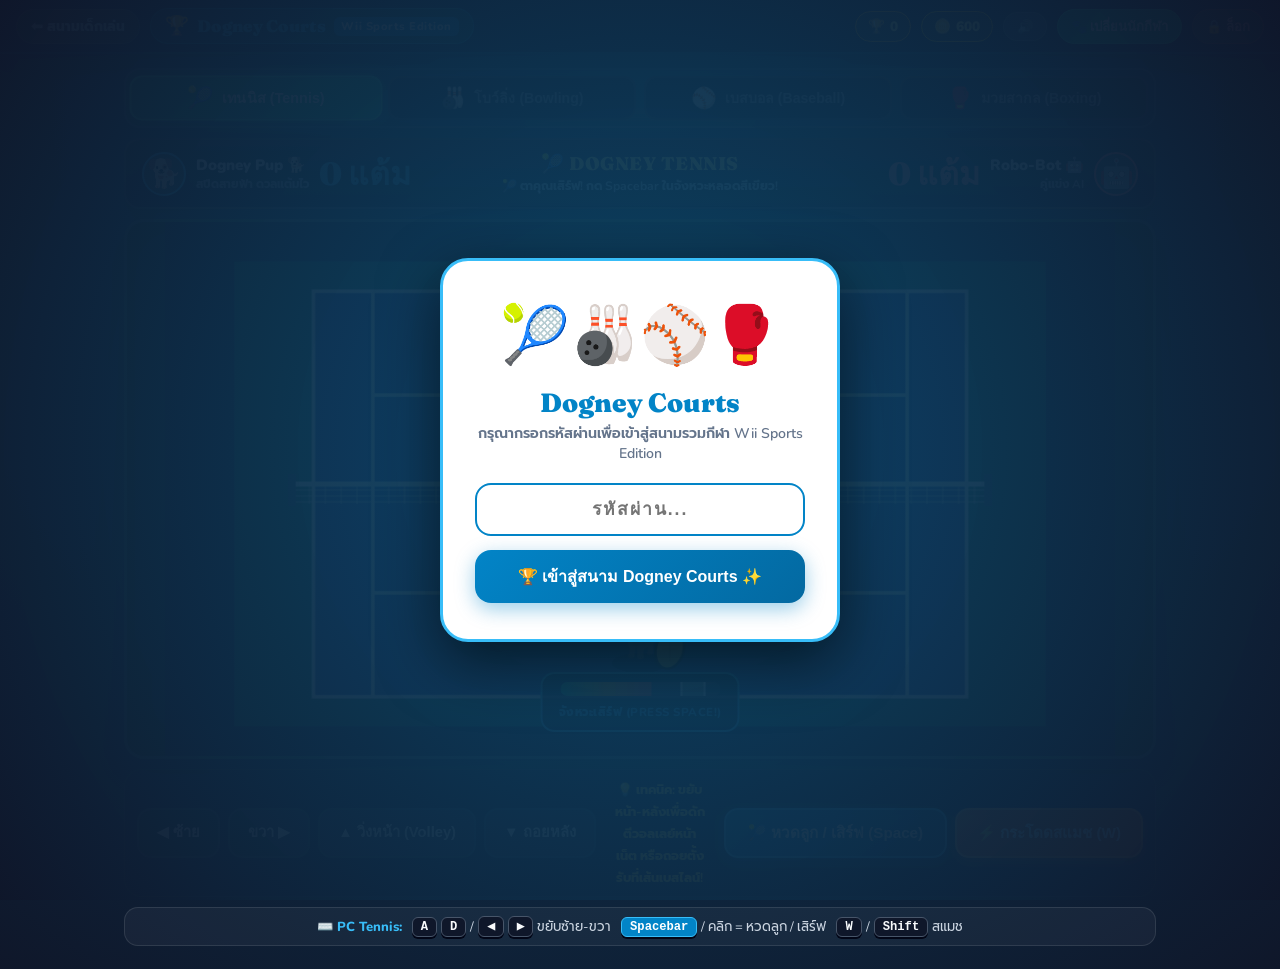
<file: dogney-courts.html>
<!DOCTYPE html>
<html lang="th">
<head>
<meta charset="utf-8">
<meta name="viewport" content="width=device-width, initial-scale=1.0, maximum-scale=1.0, user-scalable=no">
<title>Dogney Courts 🎾🎳⚾🥊 — Wii Sports Pet Edition</title>
<meta name="description" content="Dogney Courts — ชุดเกมส์กีฬา Wii Sports สไตล์แก๊ง Dogney & Nadia Playground มันส์สะใจ 4 กีฬา: เทนนิส โบว์ลิ่ง เบสบอล และต่อยมวย!">
<link rel="preconnect" href="https://fonts.googleapis.com">
<link rel="preconnect" href="https://fonts.gstatic.com" crossorigin>
<link href="https://fonts.googleapis.com/css2?family=Fraunces:opsz,wght@9..144,700;9..144,900&family=Nunito:wght@400;600;700;800;900&family=Prompt:wght@400;500;600;700;800&display=swap" rel="stylesheet">
<link rel="stylesheet" href="dogney-courts.css?v=1">
</head>
<body>

<!-- TOP NAVIGATION BAR -->
<header class="courts-nav">
  <div class="nav-left">
    <a href="index.html" class="btn-back-hub" title="กลับหน้าหลัก Nadia Playground">⬅ สนามเด็กเล่น</a>
    <div class="courts-title-pill">
      <span class="pill-icon">🏆</span>
      <span class="pill-text">Dogney Courts</span>
      <span class="pill-sub">Wii Sports Edition</span>
    </div>
  </div>

  <div class="nav-right">
    <div class="hud-pill hud-trophies" title="ถ้วยรางวัลแชมป์กีฬา (Trophies)">
      <span class="hud-icon">🏆</span>
      <span id="hudTrophies">0</span>
    </div>
    <div class="hud-pill hud-coins" title="เหรียญรางวัล (Coins)">
      <span class="hud-icon">🪙</span>
      <span id="hudCoins">600</span>
    </div>
    <button class="nav-btn" id="btnAudioToggle" title="เปิด/ปิดเสียง">🔊</button>
    <button class="nav-btn btn-roster" id="btnRosterModal" title="เปลี่ยนตัวละครนักกีฬา">🐾 เปลี่ยนนักกีฬา</button>
    <button class="nav-btn btn-lock" id="btnRelock" title="ออกจากระบบ / ล็อกรหัสผ่าน">🔒 ล็อก</button>
  </div>
</header>

<!-- MAIN GAME CONTAINER -->
<div class="courts-viewport" id="courtsViewport">

  <!-- SPORTS SWITCHER CAROUSEL BAR (Wii Sports Style Selection) -->
  <div class="sports-selector-strip" id="sportsSelectorStrip">
    <button class="sport-tab active" data-sport="tennis" id="tabTennis">
      <span class="tab-emoji">🎾</span>
      <span class="tab-label">เทนนิส (Tennis)</span>
    </button>
    <button class="sport-tab" data-sport="bowling" id="tabBowling">
      <span class="tab-emoji">🎳</span>
      <span class="tab-label">โบว์ลิ่ง (Bowling)</span>
    </button>
    <button class="sport-tab" data-sport="baseball" id="tabBaseball">
      <span class="tab-emoji">⚾</span>
      <span class="tab-label">เบสบอล (Baseball)</span>
    </button>
    <button class="sport-tab" data-sport="boxing" id="tabBoxing">
      <span class="tab-emoji">🥊</span>
      <span class="tab-label">มวยสากล (Boxing)</span>
    </button>
  </div>

  <!-- HUD STATUS & SCORE STRIP -->
  <div class="sport-hud-bar" id="sportHudBar">
    <div class="hud-player-badge player-1">
      <div class="player-avatar" id="p1AvatarDisplay">🐕</div>
      <div class="player-meta">
        <span class="player-name" id="p1NameDisplay">Dogney Pup</span>
        <span class="player-role" id="p1RoleDisplay">นักเทนนิสมือฉมัง</span>
      </div>
      <div class="player-score" id="p1ScoreDisplay">0</div>
    </div>

    <div class="hud-center-meta">
      <div class="hud-sport-title" id="hudSportTitle">🎾 DOGNEY TENNIS</div>
      <div class="hud-sub-status" id="hudSubStatus">กด Spacebar หรือคลิกเพื่อเสิร์ฟบอล!</div>
    </div>

    <div class="hud-player-badge player-2">
      <div class="player-score" id="p2ScoreDisplay">0</div>
      <div class="player-meta" style="text-align:right">
        <span class="player-name" id="p2NameDisplay">Robo-Bot 🤖</span>
        <span class="player-role" id="p2RoleDisplay">คู่แข่ง AI</span>
      </div>
      <div class="player-avatar" id="p2AvatarDisplay">🤖</div>
    </div>
  </div>

  <!-- MAIN CANVAS ARENA -->
  <div class="arena-container" id="arenaContainer">
    <canvas id="arenaCanvas" width="960" height="540"></canvas>

    <!-- FLOATING PUNCHY IMPACT / RESULT BANNER -->
    <div class="courts-banner" id="courtsBanner" style="display:none">
      <div class="banner-headline" id="bannerHeadline">NICE SHOT! 🔥</div>
      <div class="banner-sub" id="bannerSub">Dogney hits an unstoppable smash!</div>
    </div>

    <!-- TENNIS SERVE POWER METER OVERLAY -->
    <div class="power-meter-box" id="powerMeterBox" style="display:none">
      <div class="meter-track">
        <div class="meter-bar" id="meterBar"></div>
        <div class="meter-target"></div>
      </div>
      <span class="meter-label">จังหวะเสิร์ฟ (PRESS SPACE!)</span>
    </div>
  </div>

  <!-- ON-SCREEN ACTION CONTROLS (TOUCH & MOBILE FRIENDLY) -->
  <div class="arena-controls-bar" id="arenaControlsBar">
    <!-- Sport-specific dynamic controls will be wired here -->
    <div class="controls-left">
      <button class="ctrl-btn btn-dpad" id="btnActionLeft">◀ ซ้าย</button>
      <button class="ctrl-btn btn-dpad" id="btnActionRight">ขวา ▶</button>
      <button class="ctrl-btn btn-dpad" id="btnActionUp" style="display:none">▲ ขึ้น</button>
      <button class="ctrl-btn btn-dpad" id="btnActionDown" style="display:none">▼ ลง</button>
    </div>

    <div class="controls-center" id="controlsCenterHint">
      <span class="hint-text" id="hintText">💡 เทคนิค: กะจังหวะลูกให้พอดีเพื่อตีลูกพุ่งไซด์โค้งความเร็วสูง!</span>
    </div>

    <div class="controls-right">
      <button class="ctrl-btn btn-main-action" id="btnMainAction">🎾 ตีลูก / หวด (Space)</button>
      <button class="ctrl-btn btn-sub-action" id="btnSubAction">⚡ สแมช / ไม้ตาย</button>
    </div>
  </div>

  <!-- PC KEYBOARD GUIDE STRIP -->
  <div class="pc-guide-strip" id="pcGuideStrip">
    <span class="guide-tag">⌨️ คีย์บอร์ด PC:</span>
    <span class="guide-key"><kbd>◀</kbd><kbd>▶</kbd> / <kbd>A</kbd><kbd>D</kbd> เคลื่อนที่ / เล็งทิศทาง</span>
    <span class="guide-key highlight"><kbd>Spacebar</kbd> หรือ <kbd>Enter</kbd> หรือคลิกเมาส์ = หวด / โยน / ชก</span>
    <span class="guide-key"><kbd>W</kbd> หรือ <kbd>▲</kbd> กระโดด / สแมช</span>
    <span class="guide-key"><kbd>Shift</kbd> / <kbd>X</kbd> ท่าไม้ตาย</span>
  </div>

</div>

<!-- ========================================================================= -->
<!-- MODAL: CHARACTER ROSTER (เลือกนักกีฬาแก๊ง Dogney) -->
<!-- ========================================================================= -->
<div class="modal-overlay" id="rosterModal">
  <div class="modal-card">
    <button class="modal-close" id="closeRosterModal">&times;</button>
    <div class="modal-header">
      <span class="modal-icon">🐾</span>
      <h2>เลือกนักกีฬา The Dogney Courts ของคุณ</h2>
      <p>คาแรคเตอร์แต่ละตัวมีจุดเด่น พลังหวด และสไตล์การเล่นที่แตกต่างกัน!</p>
    </div>

    <div class="roster-grid" id="rosterGrid">
      <!-- Rendered dynamically by JS -->
    </div>
  </div>
</div>

<!-- ========================================================================= -->
<!-- MODAL: MATCH RESULT & TROPHY CEREMONY -->
<!-- ========================================================================= -->
<div class="modal-overlay" id="resultModal">
  <div class="modal-card result-modal-card">
    <div class="result-badge" id="resultBadge">🏆</div>
    <h2 id="resultTitle">CHAMPION! ชัยชนะอันยอดเยี่ยม!</h2>
    <p id="resultSub">คุณทำผลงานได้อย่างยอดเยี่ยมใน Dogney Courts!</p>

    <div class="result-stats-box" id="resultStatsBox">
      <div class="stat-pill"><span class="stat-lbl">คะแนน</span> <strong id="resFinalScore">3 - 0</strong></div>
      <div class="stat-pill"><span class="stat-lbl">ระดับ</span> <strong id="resSportName">Tennis Master</strong></div>
    </div>

    <div class="result-rewards">
      <div class="reward-chip">🪙 <span id="rewardCoins">+200</span> เหรียญ</div>
      <div class="reward-chip">🏆 <span id="rewardTrophies">+1</span> ถ้วยรางวัล</div>
    </div>

    <div class="result-buttons">
      <button class="btn-primary" id="btnPlayAgain">🔄 เล่นใหม่อีกรอบ (Rematch)</button>
      <button class="btn-sec" id="btnNextSport">➡️ เปลี่ยนไปเล่นกีฬาถัดไป</button>
    </div>
  </div>
</div>

<!-- ========================================================================= -->
<!-- PASSWORD GATE: VIP CHECK-IN (PASSWORD: "larny") -->
<!-- ========================================================================= -->
<div class="gate-overlay" id="gateOverlay" style="display:none">
  <div class="gate-box" id="gateBox">
    <div class="gate-sports-icon">
      <span style="font-size:56px">🎾🎳⚾🥊</span>
    </div>
    
    <h2 class="gate-title">Dogney Courts</h2>
    <p class="gate-sub">กรุณากรอกรหัสผ่านเพื่อเข้าสู่สนามรวมกีฬา Wii Sports Edition</p>
    
    <input type="password" id="gatePass" class="gate-input" placeholder="รหัสผ่าน..." autocomplete="off">
    <button id="gateBtn" class="gate-btn">🏆 เข้าสู่สนาม Dogney Courts ✨</button>
    <div class="gate-err" id="gateErr">❌ รหัสผ่านไม่ถูกต้อง กรุณาลองใหม่อีกครั้ง</div>
  </div>
</div>

<!-- SCRIPTS -->
<script src="dogney-courts.js?v=1"></script>
</body>
</html>
</file>
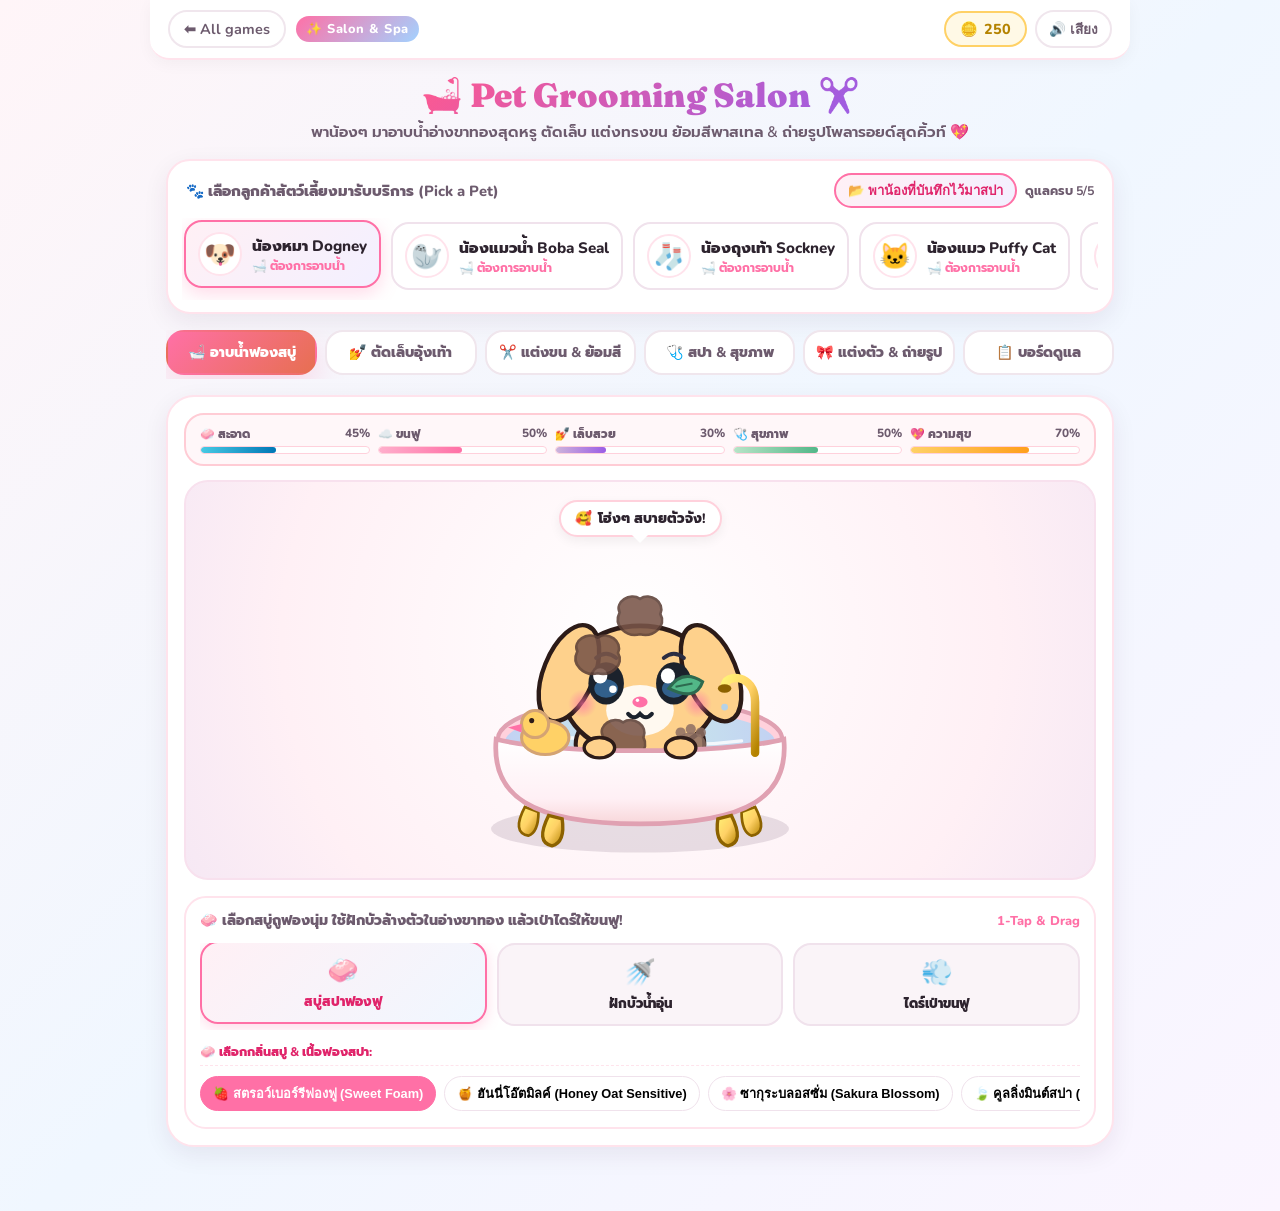
<file: grooming.html>
<!DOCTYPE html>
<html lang="th">
<head>
<meta charset="utf-8">
<meta name="viewport" content="width=device-width, initial-scale=1.0, maximum-scale=1.0, user-scalable=no">
<title>Pet Grooming Salon 🛁✂️ — Nadia Playground</title>
<meta name="description" content="พาน้องสัตว์เลี้ยงสุดน่ารัก Dogney, Boba Seal, Sockney, Puffy Cat หรือน้องที่เซฟไว้ มาอาบน้ำอ่างขาทองสุดหรู ตัดเล็บ แต่งทรงขน ย้อมสีพาสเทล และถ่ายรูปโพลารอยด์สุดคิ้วท์!">
<link rel="preconnect" href="https://fonts.googleapis.com">
<link rel="preconnect" href="https://fonts.gstatic.com" crossorigin>
<link href="https://fonts.googleapis.com/css2?family=Fraunces:ital,opsz,wght@0,9..144,700;0,9..144,900;1,9..144,700&family=Nunito:wght@400;600;700;800;900&family=Prompt:wght@400;500;600;700;800&display=swap" rel="stylesheet">
<style>
  :root {
    --bg-cream: #fff8f0;
    --bg-card: #ffffff;
    --ink-dark: #2d232e;
    --ink-soft: #6d5b6e;
    --pink-main: #ff70a6;
    --pink-soft: #ffe5ec;
    --blue-sky: #a2d2ff;
    --purple-mist: #cdb4db;
    --yellow-star: #ffd166;
    --mint-fresh: #b7e4c7;
    --peach-glow: #fed18c;
    --gold-luxury: #e6b800;
    --shadow-soft: 0 8px 24px rgba(60,30,60,0.08);
    --shadow-pop: 0 12px 30px rgba(255,112,166,0.22);
  }

  * { box-sizing: border-box; margin: 0; padding: 0; -webkit-tap-highlight-color: transparent; }

  body {
    background: linear-gradient(135deg, #fff5f8 0%, #f0f7ff 50%, #fbf5ff 100%);
    font-family: 'Nunito', 'Prompt', sans-serif;
    color: var(--ink-dark);
    min-height: 100vh;
    padding-bottom: 50px;
    user-select: none;
    -webkit-user-select: none;
    overflow-x: hidden;
  }

  /* TOP NAVIGATION */
  .top-bar {
    position: sticky;
    top: 0;
    z-index: 100;
    background: rgba(255, 255, 255, 0.94);
    backdrop-filter: blur(12px);
    -webkit-backdrop-filter: blur(12px);
    border-bottom: 2px solid #ffe3ec;
    padding: 10px 18px;
    display: flex;
    justify-content: space-between;
    align-items: center;
    max-width: 980px;
    margin: 0 auto;
    border-radius: 0 0 20px 20px;
    box-shadow: 0 4px 16px rgba(0,0,0,0.04);
  }

  .nav-left { display: flex; align-items: center; gap: 10px; }
  .back-hub {
    display: inline-flex;
    align-items: center;
    gap: 6px;
    text-decoration: none;
    background: #fff;
    color: var(--ink-soft);
    font-weight: 700;
    font-size: 0.9rem;
    padding: 7px 14px;
    border-radius: 999px;
    border: 2px solid #f0e6ed;
    transition: all 0.2s;
  }
  .back-hub:hover { border-color: var(--pink-main); color: var(--pink-main); transform: translateX(-2px); }

  .salon-badge {
    background: linear-gradient(135deg, #ff70a6, #a2d2ff);
    color: #fff;
    font-size: 0.8rem;
    font-weight: 800;
    padding: 4px 10px;
    border-radius: 999px;
    letter-spacing: 0.5px;
    display: inline-flex;
    align-items: center;
    gap: 4px;
  }

  .nav-right { display: flex; align-items: center; gap: 8px; }
  .icon-btn {
    background: #fff;
    border: 2px solid #f0e6ed;
    padding: 6px 12px;
    border-radius: 999px;
    cursor: pointer;
    font-size: 0.85rem;
    font-weight: 700;
    color: var(--ink-soft);
    display: inline-flex;
    align-items: center;
    gap: 6px;
    transition: all 0.2s;
  }
  .icon-btn:hover { border-color: var(--pink-main); color: var(--pink-main); }
  .coin-pill {
    background: #fff9e6;
    border: 2px solid #ffd166;
    color: #b58300;
    font-weight: 800;
    padding: 6px 14px;
    border-radius: 999px;
    display: inline-flex;
    align-items: center;
    gap: 6px;
    font-size: 0.9rem;
  }

  /* WRAPPER */
  .wrap {
    max-width: 980px;
    margin: 14px auto;
    padding: 0 16px;
  }

  /* HEADER */
  header {
    text-align: center;
    margin: 12px 0 16px;
  }
  h1 {
    font-family: 'Fraunces', 'Prompt', serif;
    font-size: 2.1rem;
    font-weight: 900;
    background: linear-gradient(135deg, #ff598f 0%, #9b5de5 100%);
    -webkit-background-clip: text;
    -webkit-text-fill-color: transparent;
    display: inline-flex;
    align-items: center;
    gap: 10px;
  }
  .sub-tag {
    font-size: 0.95rem;
    color: var(--ink-soft);
    font-weight: 600;
    margin-top: 4px;
  }

  /* PET ROSTER SELECTOR CAROUSEL */
  .pet-selector-section {
    background: var(--bg-card);
    border: 2px solid #ffe3ec;
    border-radius: 24px;
    padding: 12px 14px;
    margin-bottom: 16px;
    box-shadow: var(--shadow-soft);
  }
  .pet-selector-header {
    display: flex;
    justify-content: space-between;
    align-items: center;
    margin-bottom: 10px;
    padding: 0 4px;
    flex-wrap: wrap;
    gap: 8px;
  }
  .pet-selector-title {
    font-weight: 800;
    font-size: 0.92rem;
    color: var(--ink-soft);
    display: flex;
    align-items: center;
    gap: 6px;
  }
  .btn-import-saved {
    background: linear-gradient(135deg, #fff0f5, #f3f0ff);
    border: 2px solid #ff70a6;
    color: #e0246a;
    font-weight: 800;
    font-size: 0.82rem;
    padding: 5px 12px;
    border-radius: 999px;
    cursor: pointer;
    display: inline-flex;
    align-items: center;
    gap: 6px;
    transition: all 0.2s cubic-bezier(0.34, 1.56, 0.64, 1);
  }
  .btn-import-saved:hover {
    transform: scale(1.04);
    box-shadow: 0 4px 12px rgba(255,112,166,0.25);
  }

  .pet-carousel {
    display: flex;
    gap: 10px;
    overflow-x: auto;
    padding: 4px 2px 10px;
    scrollbar-width: thin;
  }
  .pet-carousel::-webkit-scrollbar { height: 6px; }
  .pet-carousel::-webkit-scrollbar-thumb { background: #ffd1dc; border-radius: 999px; }

  .pet-chip {
    flex: 0 0 auto;
    min-width: 145px;
    background: #fff;
    border: 2.5px solid #f0e2ec;
    border-radius: 18px;
    padding: 10px 12px;
    cursor: pointer;
    display: flex;
    align-items: center;
    gap: 10px;
    transition: all 0.22s cubic-bezier(0.34, 1.56, 0.64, 1);
    position: relative;
  }
  .pet-chip:hover { transform: translateY(-3px); border-color: #ff9ebb; }
  .pet-chip.active {
    background: linear-gradient(135deg, #fff0f5, #f3f0ff);
    border-color: var(--pink-main);
    box-shadow: 0 6px 18px rgba(255,112,166,0.25);
    transform: translateY(-2px);
  }
  .pet-chip-avatar {
    width: 44px;
    height: 44px;
    border-radius: 50%;
    background: #fff;
    border: 2px solid #ffe3ec;
    display: flex;
    align-items: center;
    justify-content: center;
    font-size: 1.6rem;
    flex-shrink: 0;
  }
  .pet-chip-info { display: flex; flex-direction: column; }
  .pet-chip-name { font-weight: 800; font-size: 0.95rem; color: var(--ink-dark); }
  .pet-chip-status { font-size: 0.75rem; font-weight: 700; color: #ff70a6; }
  .pet-chip-badge {
    position: absolute;
    top: -6px;
    right: 8px;
    background: #ffd166;
    color: #5e4200;
    font-size: 0.65rem;
    font-weight: 900;
    padding: 2px 6px;
    border-radius: 999px;
    border: 1px solid #e0aa3e;
  }

  /* TABS */
  .station-tabs {
    display: flex;
    gap: 8px;
    overflow-x: auto;
    margin-bottom: 16px;
    padding-bottom: 4px;
  }
  .station-tab {
    flex: 1;
    min-width: 125px;
    background: #ffffff;
    border: 2px solid #f0e6ed;
    color: var(--ink-soft);
    padding: 10px 14px;
    border-radius: 18px;
    font-weight: 800;
    font-size: 0.88rem;
    font-family: inherit;
    cursor: pointer;
    display: flex;
    align-items: center;
    justify-content: center;
    gap: 6px;
    transition: all 0.2s;
    white-space: nowrap;
  }
  .station-tab:hover { border-color: var(--pink-main); color: var(--pink-main); }
  .station-tab.active {
    background: linear-gradient(135deg, #ff70a6, #e76f51);
    color: #ffffff;
    border-color: transparent;
    box-shadow: var(--shadow-pop);
  }

  /* MAIN PLAYGROUND STAGE */
  .stage-card {
    background: var(--bg-card);
    border: 2.5px solid #ffe3ec;
    border-radius: 28px;
    padding: 16px;
    box-shadow: var(--shadow-soft);
    position: relative;
    overflow: hidden;
  }

  /* LIVE STATS HUD */
  .stats-hud {
    display: grid;
    grid-template-columns: repeat(auto-fit, minmax(130px, 1fr));
    gap: 8px;
    background: rgba(255, 245, 248, 0.8);
    border: 2px solid #ffccd5;
    border-radius: 20px;
    padding: 10px 14px;
    margin-bottom: 14px;
  }
  .stat-pill {
    display: flex;
    flex-direction: column;
    gap: 3px;
  }
  .stat-label {
    font-size: 0.74rem;
    font-weight: 800;
    color: var(--ink-soft);
    display: flex;
    justify-content: space-between;
  }
  .stat-bar-track {
    width: 100%;
    height: 8px;
    background: #fff;
    border-radius: 999px;
    overflow: hidden;
    border: 1px solid #ffd1dc;
  }
  .stat-bar-fill {
    height: 100%;
    border-radius: 999px;
    transition: width 0.3s ease-out;
  }
  .fill-clean { background: linear-gradient(90deg, #48cae4, #0077b6); }
  .fill-fluff { background: linear-gradient(90deg, #ffafcc, #ff70a6); }
  .fill-nails { background: linear-gradient(90deg, #cdb4db, #9b5de5); }
  .fill-hygiene { background: linear-gradient(90deg, #b7e4c7, #52b788); }
  .fill-happy { background: linear-gradient(90deg, #ffd166, #ff9f1c); }

  /* PET STAGE VIEWPORT */
  .pet-stage {
    min-height: 400px;
    position: relative;
    border-radius: 24px;
    background: radial-gradient(circle at center 40%, #ffffff 0%, #fff0f5 70%, #f6e8f4 100%);
    border: 2px solid #f8e1ee;
    display: flex;
    align-items: center;
    justify-content: center;
    overflow: hidden;
    touch-action: none;
    cursor: default;
  }

  .stage-backdrop {
    position: absolute;
    inset: 0;
    pointer-events: none;
    opacity: 0.8;
  }

  /* PET SVG CONTAINER */
  #petViewport {
    width: 100%;
    max-width: 440px;
    height: 380px;
    position: relative;
    z-index: 2;
    transition: transform 0.25s cubic-bezier(0.34, 1.56, 0.64, 1);
  }

  /* LUXURY CLAWFOOT BATHTUB OVERLAYS */
  .bathtub-overlay {
    position: absolute;
    inset: 0;
    pointer-events: none;
    z-index: 5;
    display: flex;
    align-items: center;
    justify-content: center;
  }
  .bathtub-svg {
    width: 100%;
    max-width: 440px;
    height: 380px;
  }

  /* PARTICLES & FLOATING BUBBLES */
  .fx-layer {
    position: absolute;
    inset: 0;
    pointer-events: none;
    z-index: 10;
  }
  .bubble-particle {
    position: absolute;
    border-radius: 50%;
    background: radial-gradient(circle at 30% 30%, rgba(255,255,255,0.95), rgba(162,210,255,0.4) 60%, rgba(255,182,193,0.6) 100%);
    border: 1.5px solid rgba(255,255,255,0.9);
    box-shadow: 0 0 10px rgba(162,210,255,0.5);
    animation: bubbleRise 1.4s ease-out forwards;
    pointer-events: none;
  }
  @keyframes bubbleRise {
    0% { transform: translate(0, 0) scale(0.6); opacity: 0.95; }
    50% { transform: translate(var(--dx), -40px) scale(1.1); opacity: 0.9; }
    100% { transform: translate(var(--dx), -90px) scale(1.3); opacity: 0; }
  }

  .sparkle-particle {
    position: absolute;
    font-size: 20px;
    animation: sparkleFloat 1.2s ease-out forwards;
    pointer-events: none;
  }
  @keyframes sparkleFloat {
    0% { transform: scale(0.4) rotate(0deg); opacity: 1; }
    50% { transform: translate(var(--dx), -35px) scale(1.2) rotate(45deg); opacity: 0.9; }
    100% { transform: translate(var(--dx), -70px) scale(0.8) rotate(90deg); opacity: 0; }
  }

  .steam-particle {
    position: absolute;
    font-size: 24px;
    opacity: 0.7;
    animation: steamRise 1.6s ease-out forwards;
    pointer-events: none;
  }
  @keyframes steamRise {
    0% { transform: scale(0.8); opacity: 0.8; }
    100% { transform: translate(var(--dx), -80px) scale(1.6); opacity: 0; }
  }

  .fur-fall-particle {
    position: absolute;
    font-size: 14px;
    animation: furFall 1.2s ease-out forwards;
    pointer-events: none;
    z-index: 12;
  }
  @keyframes furFall {
    0% { transform: translate(0, 0) rotate(0deg) scale(1); opacity: 1; }
    100% { transform: translate(var(--dx), 80px) rotate(180deg) scale(0.6); opacity: 0; }
  }

  /* WATER SHOWER HEAD MOUSE FOLLOWER TOOL */
  .shower-head-follower {
    position: absolute;
    width: 64px;
    height: 64px;
    z-index: 25;
    pointer-events: none;
    transform: translate(-50%, -50%);
    display: none;
    filter: drop-shadow(0 6px 12px rgba(0,0,0,0.18));
    transition: opacity 0.2s;
  }
  .shower-head-follower.active { display: block; }

  /* CURRENT PET MOOD / SPEECH BUBBLE */
  .pet-speech {
    position: absolute;
    top: 18px;
    background: #ffffff;
    border: 2px solid #ffd1dc;
    border-radius: 20px;
    padding: 6px 14px;
    font-weight: 800;
    font-size: 0.85rem;
    color: var(--ink-dark);
    box-shadow: 0 4px 12px rgba(0,0,0,0.06);
    z-index: 20;
    display: flex;
    align-items: center;
    gap: 6px;
    animation: popBounce 0.3s cubic-bezier(0.34, 1.56, 0.64, 1);
  }
  .pet-speech::after {
    content: '';
    position: absolute;
    bottom: -8px;
    left: 50%;
    transform: translateX(-50%);
    border-width: 8px 8px 0;
    border-style: solid;
    border-color: #ffffff transparent;
    display: block;
    width: 0;
  }
  @keyframes popBounce {
    0% { transform: scale(0.5); opacity: 0; }
    100% { transform: scale(1); opacity: 1; }
  }

  /* TOOL CONTROLS DOCK */
  .tool-dock {
    margin-top: 16px;
    background: #fff;
    border: 2px solid #ffe3ec;
    border-radius: 22px;
    padding: 12px 14px;
    display: flex;
    flex-direction: column;
    gap: 12px;
  }

  .dock-header {
    display: flex;
    justify-content: space-between;
    align-items: center;
    font-weight: 800;
    font-size: 0.88rem;
    color: var(--ink-soft);
  }

  .tool-list {
    display: flex;
    gap: 10px;
    overflow-x: auto;
    padding-bottom: 4px;
  }

  .tool-btn {
    flex: 1;
    min-width: 95px;
    background: #faf4f8;
    border: 2.2px solid #f0e2ec;
    border-radius: 18px;
    padding: 10px 8px;
    cursor: pointer;
    font-family: inherit;
    font-weight: 800;
    font-size: 0.82rem;
    color: var(--ink-dark);
    display: flex;
    flex-direction: column;
    align-items: center;
    gap: 4px;
    transition: all 0.2s cubic-bezier(0.34, 1.56, 0.64, 1);
  }
  .tool-btn:hover {
    transform: translateY(-2px);
    border-color: #ff9ebb;
    background: #fff;
  }
  .tool-btn.active {
    background: linear-gradient(135deg, #fff0f5, #f0f7ff);
    border-color: var(--pink-main);
    box-shadow: 0 4px 14px rgba(255,112,166,0.25);
    transform: translateY(-2px);
    color: #e0246a;
  }
  .tool-icon { font-size: 1.6rem; }

  /* MOTION CHOICES & SUB-OPTIONS */
  .motion-title-label {
    font-size: 0.78rem;
    font-weight: 800;
    color: #e0246a;
    display: flex;
    align-items: center;
    gap: 5px;
    margin-bottom: 4px;
  }
  .sub-options-bar {
    display: flex;
    gap: 8px;
    overflow-x: auto;
    padding: 4px 0;
    border-top: 1.5px dashed #ffe3ec;
    padding-top: 10px;
    align-items: center;
  }
  .sub-chip {
    flex: 0 0 auto;
    padding: 6px 12px;
    border-radius: 999px;
    border: 1.8px solid #f0e2ec;
    background: #fff;
    font-size: 0.8rem;
    font-weight: 800;
    cursor: pointer;
    display: inline-flex;
    align-items: center;
    gap: 5px;
    transition: all 0.2s;
  }
  .sub-chip:hover { border-color: var(--pink-main); }
  .sub-chip.active {
    background: var(--pink-main);
    color: #fff;
    border-color: var(--pink-main);
  }

  /* MODALS */
  .modal-overlay {
    position: fixed;
    inset: 0;
    background: rgba(30, 15, 35, 0.6);
    backdrop-filter: blur(8px);
    -webkit-backdrop-filter: blur(8px);
    z-index: 200;
    display: flex;
    align-items: center;
    justify-content: center;
    padding: 16px;
    opacity: 0;
    pointer-events: none;
    transition: opacity 0.25s ease-out;
  }
  .modal-overlay.open {
    opacity: 1;
    pointer-events: auto;
  }

  .modal-card {
    background: #ffffff;
    border: 3px solid #ffccd5;
    border-radius: 28px;
    width: 100%;
    max-width: 540px;
    padding: 22px;
    box-shadow: 0 20px 40px rgba(0,0,0,0.2);
    transform: scale(0.92);
    transition: transform 0.25s cubic-bezier(0.34, 1.56, 0.64, 1);
    position: relative;
    max-height: 90vh;
    overflow-y: auto;
  }
  .modal-overlay.open .modal-card {
    transform: scale(1);
  }

  .modal-close-btn {
    position: absolute;
    top: 16px;
    right: 18px;
    width: 34px;
    height: 34px;
    border-radius: 50%;
    background: #fff0f5;
    border: 2px solid #ffd1dc;
    font-size: 1.1rem;
    font-weight: 800;
    color: var(--ink-soft);
    cursor: pointer;
    display: flex;
    align-items: center;
    justify-content: center;
    transition: all 0.2s;
  }
  .modal-close-btn:hover { background: #ffe3ec; color: var(--pink-main); }

  /* SAVED PET CARDS GRID */
  .saved-pets-grid {
    display: grid;
    grid-template-columns: repeat(auto-fill, minmax(140px, 1fr));
    gap: 10px;
    max-height: 380px;
    overflow-y: auto;
    padding: 4px;
  }
  .saved-pet-card {
    background: #fff;
    border: 2px solid #f0e2ec;
    border-radius: 18px;
    padding: 12px 10px;
    text-align: center;
    cursor: pointer;
    transition: all 0.2s cubic-bezier(0.34, 1.56, 0.64, 1);
    display: flex;
    flex-direction: column;
    align-items: center;
    gap: 6px;
  }
  .saved-pet-card:hover {
    border-color: var(--pink-main);
    transform: translateY(-3px);
    box-shadow: 0 6px 16px rgba(255,112,166,0.2);
  }
  .saved-pet-avatar {
    width: 52px;
    height: 52px;
    border-radius: 50%;
    background: #fff5f8;
    border: 2px solid #ffd1dc;
    display: flex;
    align-items: center;
    justify-content: center;
    font-size: 1.8rem;
  }
  .saved-pet-title { font-weight: 800; font-size: 0.88rem; color: var(--ink-dark); }
  .saved-pet-source { font-size: 0.72rem; font-weight: 700; color: #ff70a6; }

  /* NAIL CLIPPING MINI-GAME SPECIFIC */
  .nail-game-header { text-align: center; margin-bottom: 12px; }
  .nail-game-header h3 { font-family: 'Fraunces', serif; font-size: 1.4rem; color: #ff598f; }
  .nail-paw-box {
    width: 240px;
    height: 190px;
    margin: 0 auto 12px;
    position: relative;
    display: flex;
    align-items: center;
    justify-content: center;
  }
  .nail-meter-container {
    background: #fbf5ff;
    border: 2px solid #cdb4db;
    border-radius: 20px;
    padding: 12px;
    margin-bottom: 16px;
  }
  .timing-track {
    width: 100%;
    height: 28px;
    background: #e9ecef;
    border-radius: 14px;
    position: relative;
    overflow: hidden;
    border: 2px solid #dee2e6;
  }
  .timing-zone-safe {
    position: absolute;
    top: 0;
    bottom: 0;
    left: 42%;
    width: 16%;
    background: #52b788;
    border-left: 2px solid #2d6a4f;
    border-right: 2px solid #2d6a4f;
  }
  .timing-zone-good-left {
    position: absolute;
    top: 0;
    bottom: 0;
    left: 28%;
    width: 14%;
    background: #ffd166;
  }
  .timing-zone-good-right {
    position: absolute;
    top: 0;
    bottom: 0;
    left: 58%;
    width: 14%;
    background: #ffd166;
  }
  .timing-needle {
    position: absolute;
    top: -2px;
    bottom: -2px;
    width: 6px;
    background: #d90429;
    border-radius: 4px;
    box-shadow: 0 0 6px rgba(217,4,41,0.8);
    transform: translateX(-50%);
  }

  .snip-action-btn {
    width: 100%;
    background: linear-gradient(135deg, #ff70a6, #9b5de5);
    color: #fff;
    font-size: 1.15rem;
    font-weight: 900;
    font-family: inherit;
    border: none;
    border-radius: 20px;
    padding: 14px;
    cursor: pointer;
    box-shadow: 0 8px 20px rgba(255,112,166,0.35);
    transition: all 0.2s cubic-bezier(0.34, 1.56, 0.64, 1);
  }
  .snip-action-btn:hover { transform: scale(1.02); }
  .snip-action-btn:active { transform: scale(0.97); }

  /* POLAROID CERTIFICATE MODAL */
  .polaroid-frame {
    background: #ffffff;
    border: 3px solid #f0e2ec;
    box-shadow: 0 12px 28px rgba(0,0,0,0.14);
    border-radius: 8px;
    padding: 14px 14px 24px;
    text-align: center;
    position: relative;
    max-width: 360px;
    margin: 0 auto 16px;
    transform: rotate(-1.5deg);
  }
  .polaroid-photo-box {
    width: 100%;
    height: 260px;
    border-radius: 6px;
    overflow: hidden;
    position: relative;
    border: 1.5px solid #eee;
    background: #fafafa;
  }
  .polaroid-caption {
    font-family: 'Fraunces', 'Prompt', cursive, serif;
    font-weight: 700;
    font-size: 1.1rem;
    color: #2d232e;
    margin-top: 14px;
  }
  .polaroid-sub {
    font-size: 0.8rem;
    font-weight: 700;
    color: #ff70a6;
    margin-top: 2px;
  }

  .cert-stamp {
    position: absolute;
    bottom: 24px;
    right: 20px;
    border: 3px dashed #ff598f;
    color: #ff598f;
    font-weight: 900;
    font-size: 0.75rem;
    padding: 4px 8px;
    border-radius: 8px;
    transform: rotate(-12deg);
    text-transform: uppercase;
  }

  .btn-row {
    display: flex;
    gap: 10px;
  }
  .btn-row .primary-btn {
    flex: 1;
    background: linear-gradient(135deg, #ff70a6, #ffd166);
    color: #2d232e;
    font-weight: 900;
    border: none;
    border-radius: 16px;
    padding: 12px;
    cursor: pointer;
    font-size: 0.95rem;
    font-family: inherit;
    transition: all 0.2s;
  }
  .btn-row .sec-btn {
    flex: 1;
    background: #fff;
    border: 2px solid #ffd1dc;
    color: var(--ink-soft);
    font-weight: 800;
    border-radius: 16px;
    padding: 12px;
    cursor: pointer;
    font-size: 0.95rem;
    font-family: inherit;
  }

  /* TOAST NOTIFICATION */
  .toast {
    position: fixed;
    bottom: 24px;
    left: 50%;
    transform: translateX(-50%) translateY(80px);
    background: rgba(45, 35, 46, 0.94);
    color: #ffffff;
    font-weight: 800;
    font-size: 0.92rem;
    padding: 10px 22px;
    border-radius: 999px;
    box-shadow: 0 8px 24px rgba(0,0,0,0.2);
    z-index: 300;
    opacity: 0;
    pointer-events: none;
    transition: all 0.28s cubic-bezier(0.34, 1.56, 0.64, 1);
    display: flex;
    align-items: center;
    gap: 8px;
  }
  .toast.show {
    transform: translateX(-50%) translateY(0);
    opacity: 1;
  }

  /* RESPONSIVE TWEAKS */
  @media (max-width: 600px) {
    h1 { font-size: 1.6rem; }
    .pet-stage { min-height: 340px; }
    #petViewport { max-width: 320px; height: 320px; }
    .station-tab { min-width: 105px; padding: 8px 10px; font-size: 0.8rem; }
    .stats-hud { grid-template-columns: repeat(3, 1fr); }
  }
</style>
</head>
<body>

<!-- TOP NAV -->
<div class="top-bar">
  <div class="nav-left">
    <a class="back-hub" href="index.html">⬅ All games</a>
    <span class="salon-badge">✨ Salon &amp; Spa</span>
  </div>
  <div class="nav-right">
    <div class="coin-pill" id="coinDisplay" title="เหรียญที่ได้จากกรูมมิ่ง (ใช้ใน Pet Society ได้ด้วย!)">
      🪙 <span id="coinAmount">250</span>
    </div>
    <button class="icon-btn" id="sndBtn" title="เปิด/ปิดเสียง">🔊 เสียง</button>
  </div>
</div>

<div class="wrap">
  <!-- HEADER -->
  <header>
    <h1>🛁 Pet Grooming Salon ✂️</h1>
    <p class="sub-tag">พาน้องๆ มาอาบน้ำอ่างขาทองสุดหรู ตัดเล็บ แต่งทรงขน ย้อมสีพาสเทล &amp; ถ่ายรูปโพลารอยด์สุดคิ้วท์ 💖</p>
  </header>

  <!-- PET SELECTOR CAROUSEL -->
  <section class="pet-selector-section">
    <div class="pet-selector-header">
      <span class="pet-selector-title">🐾 เลือกลูกค้าสัตว์เลี้ยงมารับบริการ (Pick a Pet)</span>
      <div style="display:flex;align-items:center;gap:8px">
        <button class="btn-import-saved" id="btnOpenSavedPets">📂 พาน้องที่บันทึกไว้มาสปา</button>
        <span style="font-size:0.78rem;font-weight:700;color:var(--ink-soft);" id="petCareCount">ดูแลครบ 5/5</span>
      </div>
    </div>
    <div class="pet-carousel" id="petCarousel">
      <!-- Generated via JS: Dogney, Boba, Sockney, Bunny, Kitty, Saved Pet -->
    </div>
  </section>

  <!-- STATION TABS -->
  <nav class="station-tabs" id="stationNav">
    <button class="station-tab active" data-station="bath">🛁 อาบน้ำฟองสบู่</button>
    <button class="station-tab" data-station="nails">💅 ตัดเล็บอุ้งเท้า</button>
    <button class="station-tab" data-station="styling">✂️ แต่งขน &amp; ย้อมสี</button>
    <button class="station-tab" data-station="spa">🩺 สปา &amp; สุขภาพ</button>
    <button class="station-tab" data-station="photo">🎀 แต่งตัว &amp; ถ่ายรูป</button>
    <button class="station-tab" data-station="board">📋 บอร์ดดูแล</button>
  </nav>

  <!-- MAIN PLAY STAGE -->
  <main class="stage-card" id="mainStage">

    <!-- REAL STATS HUD -->
    <div class="stats-hud" id="statsHud">
      <div class="stat-pill">
        <div class="stat-label"><span>🧼 สะอาด</span><span id="txtClean">100%</span></div>
        <div class="stat-bar-track"><div class="stat-bar-fill fill-clean" id="barClean" style="width:100%"></div></div>
      </div>
      <div class="stat-pill">
        <div class="stat-label"><span>☁️ ขนฟู</span><span id="txtFluff">100%</span></div>
        <div class="stat-bar-track"><div class="stat-bar-fill fill-fluff" id="barFluff" style="width:100%"></div></div>
      </div>
      <div class="stat-pill">
        <div class="stat-label"><span>💅 เล็บสวย</span><span id="txtNails">100%</span></div>
        <div class="stat-bar-track"><div class="stat-bar-fill fill-nails" id="barNails" style="width:100%"></div></div>
      </div>
      <div class="stat-pill">
        <div class="stat-label"><span>🩺 สุขภาพ</span><span id="txtHygiene">100%</span></div>
        <div class="stat-bar-track"><div class="stat-bar-fill fill-hygiene" id="barHygiene" style="width:100%"></div></div>
      </div>
      <div class="stat-pill">
        <div class="stat-label"><span>💖 ความสุข</span><span id="txtHappy">100%</span></div>
        <div class="stat-bar-track"><div class="stat-bar-fill fill-happy" id="barHappy" style="width:100%"></div></div>
      </div>
    </div>

    <!-- PET VIEWPORT INTERACTIVE STAGE -->
    <div class="pet-stage" id="petStage">
      <!-- Backdrop decorations -->
      <div class="stage-backdrop" id="stageBackdrop"></div>

      <!-- Speech bubble -->
      <div class="pet-speech" id="petSpeech" style="display:none">
        <span id="petSpeechEmoji">🥰</span> <span id="petSpeechText">สบายตัวจังเลยย~</span>
      </div>

      <!-- Live Pet SVG (Includes clawfoot bathtub, water and pet) -->
      <div id="petViewport"></div>

      <!-- Shower Head Follower Tool Graphic -->
      <div class="shower-head-follower" id="showerHeadFollower">
        <svg viewBox="0 0 60 60" style="width:100%;height:100%">
          <defs>
            <linearGradient id="chromeGrad" x1="0%" y1="0%" x2="100%" y2="100%">
              <stop offset="0%" stop-color="#ffffff"/>
              <stop offset="50%" stop-color="#cfd8dc"/>
              <stop offset="100%" stop-color="#90a4ae"/>
            </linearGradient>
          </defs>
          <!-- Shower handle -->
          <path d="M 12 52 L 28 36" stroke="url(#chromeGrad)" stroke-width="7" stroke-linecap="round"/>
          <path d="M 28 36 L 40 24" stroke="url(#chromeGrad)" stroke-width="6" stroke-linecap="round"/>
          <!-- Shower bell head -->
          <path d="M 32 16 L 48 32 C 54 26, 54 14, 44 8 C 36 2, 26 10, 32 16 Z" fill="url(#chromeGrad)" stroke="#78909c" stroke-width="1.8"/>
          <!-- Spray nozzle holes -->
          <circle cx="43" cy="18" r="1.5" fill="#455a64"/>
          <circle cx="47" cy="22" r="1.5" fill="#455a64"/>
          <circle cx="39" cy="22" r="1.5" fill="#455a64"/>
          <circle cx="43" cy="26" r="1.5" fill="#455a64"/>
        </svg>
      </div>

      <!-- Particle Layer -->
      <div class="fx-layer" id="fxLayer"></div>
    </div>

    <!-- TOOL CONTROLS DOCK -->
    <div class="tool-dock" id="toolDock">
      <div class="dock-header">
        <span id="dockInstruction">🧼 แตะหรือลากสบู่ถูคราบเลอะบนตัวน้องให้สะอาดวิ้ง!</span>
        <span id="dockActionHint" style="color:var(--pink-main);font-size:0.8rem">1-Tap &amp; Drag</span>
      </div>

      <!-- Primary Tools for Active Station -->
      <div class="tool-list" id="toolList">
        <!-- Rendered by JS per station -->
      </div>

      <!-- Motion / Sub Options Bar -->
      <div id="motionOptionsContainer">
        <div class="motion-title-label" id="motionTitleLabel" style="display:none">
          <span>✨ เลือกโหมดการทำงาน (Motion Mode):</span>
        </div>
        <div class="sub-options-bar" id="subOptionsBar" style="display:none">
          <!-- Rendered by JS -->
        </div>
      </div>
    </div>

  </main>
</div>

<!-- MODAL: CHOOSE SAVED PET / LOOK -->
<div class="modal-overlay" id="savedPetModal">
  <div class="modal-card">
    <button class="modal-close-btn" id="closeSavedPetModal">&times;</button>
    <div style="text-align:center;margin-bottom:14px">
      <span style="font-size:2.2rem">🐾</span>
      <h3 style="font-family:'Fraunces',serif;color:#ff598f;font-size:1.4rem">เลือกลูกค้าสัตว์เลี้ยงที่บันทึกไว้</h3>
      <p style="font-size:0.85rem;color:var(--ink-soft)">พาน้องสัตว์เลี้ยงตัวโปรดของคุณจาก Pet Society, Dogney, Boba Seal, Sockney หรือ Puffy Cat มาอาบน้ำสปาได้ทันที!</p>
    </div>

    <!-- TABS -->
    <div style="display:flex;gap:6px;margin-bottom:14px;overflow-x:auto;padding-bottom:4px" id="savedPetTabs">
      <button class="sub-chip active" data-tab="all">🌟 ทั้งหมด</button>
      <button class="sub-chip" data-tab="petsociety">🏙️ Pet Society</button>
      <button class="sub-chip" data-tab="dogney">🐶 Dogney</button>
      <button class="sub-chip" data-tab="boba">🦭 Boba Seal</button>
      <button class="sub-chip" data-tab="sockney">🧦 Sockney</button>
      <button class="sub-chip" data-tab="puffy">🐱 Puffy Cat</button>
    </div>

    <div class="saved-pets-grid" id="savedPetsList">
      <!-- Generated via JS: Cards of saved pets -->
    </div>
  </div>
</div>

<!-- MODAL: NAIL CLIPPING MINI-GAME -->
<div class="modal-overlay" id="nailModal">
  <div class="modal-card">
    <button class="modal-close-btn" id="closeNailModal">&times;</button>
    <div class="nail-game-header">
      <span style="font-size:2rem">🐾</span>
      <h3>มินิเกมตัดเล็บ &amp; สปาอุ้งเท้า</h3>
      <p style="font-size:0.82rem;color:var(--ink-soft)">เล็งให้เข็มหยุดตรง <b>แถบสีเขียว</b> เพื่อตัดเฉพาะปลายเล็บ ปลอดภัย ไม่โดนเส้นเลือดชมพู!</p>
    </div>

    <div class="nail-paw-box" id="nailPawDisplay">
      <!-- Paw SVG with 4 nails rendered here -->
    </div>

    <div style="text-align:center;font-weight:800;font-size:0.88rem;color:#ff598f;margin-bottom:8px" id="nailProgressTxt">
      เล็บที่ 1 / 4 (กำลังโฟกัส...)
    </div>

    <div class="nail-meter-container">
      <div class="timing-track" id="timingTrack">
        <div class="timing-zone-good-left"></div>
        <div class="timing-zone-safe"></div>
        <div class="timing-zone-good-right"></div>
        <div class="timing-needle" id="timingNeedle" style="left:10%"></div>
      </div>
      <div style="display:flex;justify-content:space-between;font-size:0.75rem;font-weight:700;color:var(--ink-soft);margin-top:6px">
        <span>⚠️ ชิดเนื้อ</span>
        <span style="color:#2d6a4f;font-weight:800">✨ แถบปลอดภัย (Perfect)</span>
        <span>⚠️ ชิดเนื้อ</span>
      </div>
    </div>

    <button class="snip-action-btn" id="btnSnipNail">✂️ ตัดเล็บเลย! (Snip)</button>
    
    <!-- Post-snip Spa Step Controls -->
    <div style="display:flex;gap:8px;justify-content:center;margin-top:12px;flex-wrap:wrap">
      <button class="sub-chip" id="btnNailBuffer" style="display:none">🪚 ตะไบเล็บลบมุมคม</button>
      <button class="sub-chip" id="btnPawBalm" style="display:none">🐾 ทาบาล์มบำรุงอุ้งเท้า</button>
    </div>
  </div>
</div>

<!-- MODAL: POLAROID CERTIFICATE & PHOTO SNAPSHOT -->
<div class="modal-overlay" id="photoModal">
  <div class="modal-card">
    <button class="modal-close-btn" id="closePhotoModal">&times;</button>
    <div style="text-align:center;margin-bottom:12px">
      <span style="font-size:2.2rem">📸</span>
      <h3 style="font-family:'Fraunces',serif;color:#ff598f;font-size:1.35rem">ใบรับรองความน่ารัก &amp; โพลารอยด์</h3>
      <p style="font-size:0.82rem;color:var(--ink-soft)">น้องได้รับการกรูมมิ่งระดับ 5 ดาว สะอาด หอมสดชื่น พร้อมอวดเพื่อนๆ!</p>
    </div>

    <div class="polaroid-frame" id="polaroidCard">
      <div class="polaroid-photo-box" id="polaroidBox">
        <canvas id="polaroidCanvas" width="340" height="260" style="width:100%;height:100%;display:block"></canvas>
      </div>
      <div class="polaroid-caption" id="certPetName">น้อง Dogney Pup</div>
      <div class="polaroid-sub">⭐⭐⭐⭐⭐ Fresh &amp; Fluffy Masterpiece</div>
      <div style="font-size:0.76rem;color:var(--ink-soft);margin-top:4px" id="certDate">วันที่ 22 ตุลาคม 2026 · Nadia Playground</div>
      <div class="cert-stamp">PASSED 💯</div>
    </div>

    <div style="background:#fff9e6;border:2px solid #ffd166;border-radius:16px;padding:8px 12px;display:flex;align-items:center;justify-content:center;gap:8px;font-weight:800;font-size:0.9rem;color:#b58300;margin-bottom:14px">
      <span>🎉 ได้รับรางวัล: +50 เหรียญกรูมมิ่ง! (🪙 เข้ากระเป๋า Pet Society แล้ว)</span>
    </div>

    <div class="btn-row">
      <button class="primary-btn" id="btnSaveAlbum">💾 บันทึกรูปในอัลบั้ม</button>
      <button class="sec-btn" id="btnDownloadPNG">📥 ดาวน์โหลดรูป</button>
    </div>
  </div>
</div>

<!-- TOAST -->
<div class="toast" id="toastNotice">
  <span id="toastIcon">✨</span>
  <span id="toastMsg">ขัดตัวน้องสะอาดเอี่ยมแล้ว!</span>
</div>

<!-- AUDIO & GAME SCRIPTS -->
<script src="grooming.js?v=2"></script>
</body>
</html>
</file>
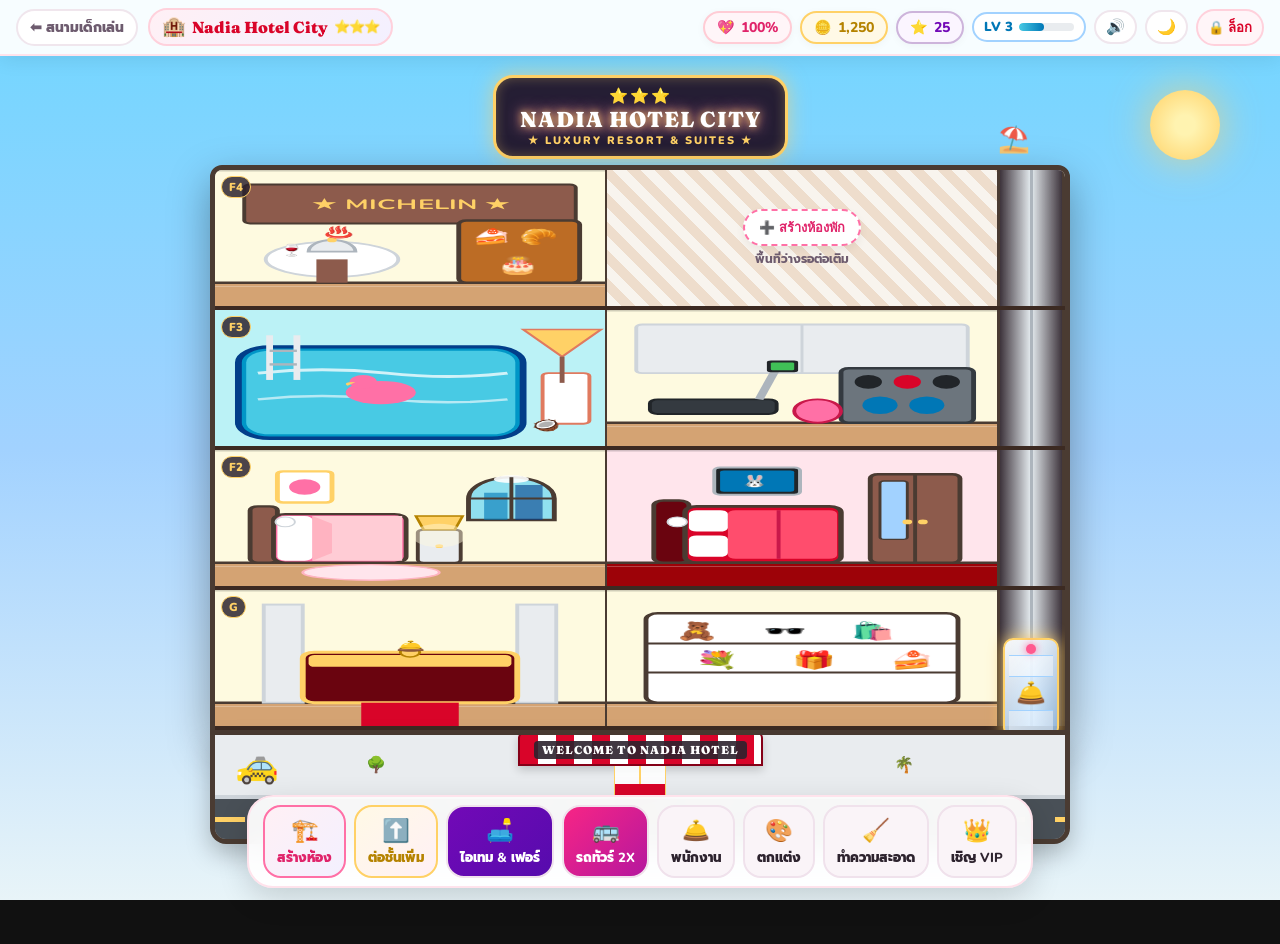
<file: hotel.html>
<!DOCTYPE html>
<html lang="th">
<head>
<meta charset="utf-8">
<meta name="viewport" content="width=device-width, initial-scale=1.0, maximum-scale=1.0, user-scalable=no">
<title>Hotel City 🏨✨ — Nadia Playground</title>
<meta name="description" content="สร้างและบริหารโรงแรมสุดหรูในฝันสไตล์ Hotel City by Playfish! สร้างห้องนอน สระว่ายน้ำ ร้านอาหาร ยิม คลับดิสโก้ ลิฟต์แก้ว แขกน่ารัก และพนักงานทำความสะอาด">
<link rel="preconnect" href="https://fonts.googleapis.com">
<link rel="preconnect" href="https://fonts.gstatic.com" crossorigin>
<link href="https://fonts.googleapis.com/css2?family=Fraunces:ital,opsz,wght@0,9..144,700;0,9..144,900;1,9..144,700&family=Nunito:wght@400;600;700;800;900&family=Prompt:wght@400;500;600;700;800&display=swap" rel="stylesheet">
<link rel="stylesheet" href="hotel.css?v=2">
</head>
<body>

<!-- TOP NAVIGATION BAR -->
<header class="hotel-nav">
  <div class="nav-brand">
    <a href="index.html" class="btn-back-hub" title="กลับหน้าหลัก Nadia Playground">⬅ สนามเด็กเล่น</a>
    <div class="hotel-title-badge">
      <span class="icon-building">🏨</span>
      <span class="hotel-brand-name" id="hotelBrandName">Nadia Hotel City</span>
      <span class="hotel-star-badge" id="hotelStarDisplay" title="แตะเพื่อดูรางวัลระดับดาวโรงแรม" style="cursor:pointer">⭐⭐⭐</span>
    </div>
  </div>

  <div class="nav-hud">
    <!-- Star Rating & Popularity -->
    <div class="hud-pill hud-pop" title="ความนิยมของโรงแรม (Guest Popularity)">
      <span class="hud-icon">💖</span>
      <span id="popPercent">96%</span>
    </div>

    <!-- Hotel Coins -->
    <div class="hud-pill hud-coins" title="เหรียญโรงแรม (Hotel Coins)">
      <span class="hud-icon">🪙</span>
      <span id="hudCoins">1,250</span>
    </div>

    <!-- Hotel Stars / Cash -->
    <div class="hud-pill hud-cash" title="ดาวเงินโบนัส (Hotel Stars)">
      <span class="hud-icon">⭐</span>
      <span id="hudCash">25</span>
    </div>

    <!-- Hotel Level & XP -->
    <div class="hud-level-box" title="เลเวลโรงแรม (Hotel Level)">
      <div class="level-badge">LV <span id="hudLevel">3</span></div>
      <div class="xp-bar-track">
        <div class="xp-bar-fill" id="xpBarFill" style="width: 45%;"></div>
      </div>
    </div>

    <!-- Actions -->
    <button class="nav-btn" id="btnAudioToggle" title="เปิด/ปิดเสียง">🔊</button>
    <button class="nav-btn" id="btnDayNightToggle" title="สลับกลางวัน/กลางคืน">🌙</button>
    <button class="nav-btn btn-lock" id="btnRelockHotel" title="ออกจากระบบ / ล็อกรหัสผ่าน">🔒 ล็อก</button>
  </div>
</header>

<!-- MAIN GAME CONTAINER -->
<div class="hotel-game-viewport" id="gameViewport">

  <!-- RUSH HOUR ACTIVE BANNER -->
  <div class="rush-hour-banner" id="rushHourBanner" style="display:none">
    <span class="rush-icon">🔥</span>
    <span class="rush-title">HOTEL RUSH HOUR 2X COINS &amp; XP!</span>
    <span class="rush-timer" id="rushTimer">45s</span>
  </div>

  <!-- SKY BACKGROUND & CLOUDS -->
  <div class="sky-background" id="skyBg">
    <div class="sky-sun-moon" id="sunMoon"></div>
    <div class="cloud cloud-1"></div>
    <div class="cloud cloud-2"></div>
    <div class="cloud cloud-3"></div>
  </div>

  <!-- HOTEL BUILDING CONTAINER (SCROLLABLE DOLLHOUSE VIEW) -->
  <div class="hotel-stage-wrapper">
    
    <!-- ROOFTOP & NEON SIGN -->
    <div class="hotel-rooftop" id="hotelRooftop">
      <div class="neon-sign-container" id="neonSignBtn" title="แตะเพื่อเปลี่ยนชื่อโรงแรม!">
        <div class="neon-stars" id="neonStars">⭐⭐⭐⭐⭐</div>
        <div class="neon-text" id="neonText">NADIA HOTEL CITY</div>
        <div class="neon-sub">★ LUXURY RESORT &amp; SUITES ★</div>
      </div>
      <div class="rooftop-decorations">
        <div class="flag-pole"></div>
        <div class="roof-satellite"></div>
        <div class="roof-lounge-umbrella">⛱️</div>
      </div>
    </div>

    <!-- BUILDING FLOORS (RENDERED DYNAMICALLY VIA JS) -->
    <div class="hotel-floors-stack" id="floorsStack">
      <!-- Floors rendered from top floor down to ground floor -->
    </div>

    <!-- GROUND STREET & SIDEWALK LEVEL -->
    <div class="hotel-street-level" id="streetLevel">
      <div class="street-sidewalk">
        <div class="street-lamp lamp-left"></div>
        <div class="street-tree tree-left">🌳</div>
        
        <!-- Interactive Guests Sidewalk Promenade -->
        <div class="sidewalk-walkers-layer" id="sidewalkWalkers">
          <!-- Guests walk dynamically from taxi to entrance doors -->
        </div>

        <div class="hotel-marquee-entrance">
          <div class="marquee-awning">
            <span class="marquee-text">WELCOME TO NADIA HOTEL</span>
          </div>
          <div class="revolving-doors">
            <div class="door-blade"></div>
          </div>
          <div class="red-carpet"></div>
        </div>

        <div class="street-tree tree-right">🌴</div>
        <div class="street-lamp lamp-right"></div>
        <div class="mystery-luggage" id="mysteryLuggage" style="display:none" title="แตะเพื่อเปิดกระเป๋าลึกลับ!">
          <span class="luggage-emoji">🧳</span>
          <span class="luggage-sparkle">✨</span>
        </div>
        <div class="taxi-cab" id="taxiCab" title="แตะเพื่อเรียกลูกค้าเพิ่มทันที!">🚕</div>
      </div>
      <div class="street-roadway" id="streetRoadway">
        <div class="road-markings"></div>
        <!-- Animated Luxury Tour Bus -->
        <div class="tour-bus-cab" id="tourBusCab" style="display:none">
          <div class="bus-body">
            <div class="bus-roof-luggage">🧳🎒🧳</div>
            <div class="bus-upper-deck">
              <span class="bus-window-guest">👧</span>
              <span class="bus-window-guest">👦</span>
              <span class="bus-window-guest">🧓</span>
              <span class="bus-window-guest">👱‍♀️</span>
            </div>
            <div class="bus-lower-deck">
              <span class="bus-driver">👨‍✈️</span>
              <span class="bus-badge">NADIA EXPRESS</span>
            </div>
            <div class="bus-wheel wheel-left"></div>
            <div class="bus-wheel wheel-right"></div>
            <div class="bus-headlight"></div>
          </div>
        </div>
      </div>
    </div>

  </div> <!-- End hotel-stage-wrapper -->

  <!-- FLOATING ACTION CONTROLS / TOOLBAR DOCK -->
  <div class="hotel-action-dock">
    <button class="dock-btn btn-build" id="btnOpenBuildShop">
      <span class="dock-icon">🏗️</span>
      <span class="dock-label">สร้างห้อง</span>
    </button>
    <button class="dock-btn btn-floor" id="btnAddFloor">
      <span class="dock-icon">⬆️</span>
      <span class="dock-label">ต่อชั้นเพิ่ม</span>
    </button>
    <button class="dock-btn btn-items" id="btnOpenItemShop">
      <span class="dock-icon">🛋️</span>
      <span class="dock-label">ไอเทม &amp; เฟอร์</span>
    </button>
    <button class="dock-btn btn-tourbus" id="btnCallTourBus">
      <span class="dock-icon">🚌</span>
      <span class="dock-label">รถทัวร์ 2X</span>
    </button>
    <button class="dock-btn btn-staff" id="btnOpenStaffModal">
      <span class="dock-icon">🛎️</span>
      <span class="dock-label">พนักงาน</span>
    </button>
    <button class="dock-btn btn-decorate" id="btnOpenDecorModal">
      <span class="dock-icon">🎨</span>
      <span class="dock-label">ตกแต่ง</span>
    </button>
    <button class="dock-btn btn-clean" id="btnQuickCleanAll">
      <span class="dock-icon">🧹</span>
      <span class="dock-label">ทำความสะอาด</span>
    </button>
    <button class="dock-btn btn-vip" id="btnInviteVIP">
      <span class="dock-icon">👑</span>
      <span class="dock-label">เชิญ VIP</span>
    </button>
  </div>

  <!-- FLOATING PARTICLES & CASH TOKENS LAYER -->
  <div class="fx-canvas-layer" id="fxLayer"></div>

</div> <!-- End hotel-game-viewport -->

<!-- ========================================================================= -->
<!-- MODAL: BUILD & ROOM SHOP (ร้านค้าห้องพักและสิ่งอำนวยความสะดวก) -->
<!-- ========================================================================= -->
<div class="modal-overlay" id="buildShopModal">
  <div class="modal-card">
    <button class="modal-close" id="closeBuildShop">&times;</button>
    <div class="modal-header">
      <span class="modal-icon">🏗️</span>
      <h2>ร้านค้าห้องพัก &amp; บริการ (Room Catalog)</h2>
      <p>เลือกห้องที่ต้องการสร้างเพื่อขยายโรงแรมของคุณให้ใหญ่โตและหรูหราขึ้น!</p>
    </div>

    <!-- CATEGORY TABS -->
    <div class="shop-tabs">
      <button class="shop-tab active" data-cat="bedrooms">🛏️ ห้องนอน (Rooms)</button>
      <button class="shop-tab" data-cat="luxury">👑 ธีมพิเศษ &amp; สูทหรู</button>
      <button class="shop-tab" data-cat="leisure">🏊 กิจกรรม &amp; สปอร์ต</button>
      <button class="shop-tab" data-cat="dining">🍽️ ร้านอาหาร &amp; บาร์</button>
      <button class="shop-tab" data-cat="entertainment">🎮 บันเทิง &amp; สปา</button>
    </div>

    <!-- ROOM ITEMS GRID -->
    <div class="shop-grid" id="shopItemsGrid">
      <!-- Generated via JS -->
    </div>
  </div>
</div>

<!-- ========================================================================= -->
<!-- MODAL: ROOM MANAGEMENT & UPGRADE (จัดการ, อัปเกรด & รื้อถอน) -->
<!-- ========================================================================= -->
<div class="modal-overlay" id="roomManageModal">
  <div class="modal-card" style="max-width:440px">
    <button class="modal-close" id="closeRoomManageModal">&times;</button>
    <div class="modal-header">
      <span class="modal-icon" id="manageRoomIcon">🛏️</span>
      <h2 id="manageRoomTitle">จัดการห้องพัก</h2>
      <p id="manageRoomSubtitle">อัปเกรดระดับห้องพัก เปลี่ยนของตกแต่ง หรือรื้อถอน</p>
    </div>

    <div class="room-manage-stats" id="manageRoomStats">
      <!-- Rendered by JS -->
    </div>

    <div class="btn-stack" style="display:flex;flex-direction:column;gap:10px;margin-top:16px">
      <button class="btn-primary" id="btnUpgradeRoom">⬆️ อัปเกรดเป็นห้องระดับสูงขึ้น</button>
      <button class="btn-sec" id="btnDecorateCurrentRoom">🎨 ตกแต่งวอลเปเปอร์ &amp; พื้นห้องนี้</button>
      <button class="btn-danger" id="btnDemolishRoom">🗑️ รื้อถอนห้องพัก (คืนเงิน 60%)</button>
    </div>
  </div>
</div>

<!-- ========================================================================= -->
<!-- MODAL: STAFF MANAGEMENT (จัดการพนักงาน & แม่บ้าน) -->
<!-- ========================================================================= -->
<div class="modal-overlay" id="staffModal">
  <div class="modal-card">
    <button class="modal-close" id="closeStaffModal">&times;</button>
    <div class="modal-header">
      <span class="modal-icon">🛎️</span>
      <h2>จัดการทีมงานโรงแรม (Hotel Staff)</h2>
      <p>จ้างพนักงานต้อนรับ แม่บ้านทำความสะอาด และบาร์เทนเดอร์เพื่อบริการแขกแบบ 5 ดาว!</p>
    </div>

    <div class="staff-list" id="staffListContainer">
      <!-- Rendered via JS -->
    </div>
  </div>
</div>

<!-- ========================================================================= -->
<!-- MODAL: ROOM DECORATOR (วอลเปเปอร์ & ปูพื้นห้อง) -->
<!-- ========================================================================= -->
<div class="modal-overlay" id="decorModal">
  <div class="modal-card">
    <button class="modal-close" id="closeDecorModal">&times;</button>
    <div class="modal-header">
      <span class="modal-icon">🎨</span>
      <h2>ตกแต่งวอลเปเปอร์ &amp; พื้นห้อง (Decor Studio)</h2>
      <p>เลือกลวดลายวอลเปเปอร์และพรมปูพื้นเพื่อเพิ่มความหรูหราและเพิ่มค่าห้องพัก +20%!</p>
    </div>

    <div class="decor-section">
      <h3 style="font-weight:800;font-size:0.95rem;color:var(--ink-dark);margin-bottom:8px">🖼️ วอลเปเปอร์ติดผนัง (Wallpapers)</h3>
      <div class="decor-grid" id="wallpaperGrid"></div>
    </div>

    <div class="decor-section" style="margin-top:16px">
      <h3 style="font-weight:800;font-size:0.95rem;color:var(--ink-dark);margin-bottom:8px">🪵 พื้นห้อง &amp; พรมปู (Flooring &amp; Carpets)</h3>
      <div class="decor-grid" id="flooringGrid"></div>
    </div>
  </div>
</div>

<!-- ========================================================================= -->
<!-- MODAL: VIP GUEST VISIT (เชิญเพื่อนและแขก VIP สุดพิเศษ) -->
<!-- ========================================================================= -->
<div class="modal-overlay" id="vipModal">
  <div class="modal-card">
    <button class="modal-close" id="closeVipModal">&times;</button>
    <div class="modal-header">
      <span class="modal-icon">👑</span>
      <h2>เชิญแขก VIP สุดพิเศษ (Invite VIP Guests)</h2>
      <p>พาน้องๆ สัตว์เลี้ยงตัวโปรดและ Nadia มาเช็คอินพักผ่อนที่โรงแรม! ทิปหนักพิเศษ 5 เท่า!</p>
    </div>

    <div class="vip-grid" id="vipGrid">
      <!-- Generated via JS: Nadia, Boba Seal, Dogney, Sockney, Puffy Cat -->
    </div>
  </div>
</div>

<!-- ========================================================================= -->
<!-- MODAL: RENAME HOTEL -->
<!-- ========================================================================= -->
<div class="modal-overlay" id="renameModal">
  <div class="modal-card" style="max-width:400px">
    <button class="modal-close" id="closeRenameModal">&times;</button>
    <div class="modal-header">
      <span class="modal-icon">✏️</span>
      <h2>ตั้งชื่อโรงแรมของคุณ</h2>
      <p>ตั้งชื่อป้ายไฟนีออนบนดาดฟ้าให้โดดเด่นสะดุดตานักท่องเที่ยวทั่วโลก!</p>
    </div>
    <input type="text" class="hotel-input" id="hotelNameInput" maxlength="24" placeholder="ชื่อโรงแรม...">
    <button class="btn-primary" id="btnSaveHotelName" style="width:100%;margin-top:12px">บันทึกชื่อโรงแรม ✨</button>
  </div>
</div>

<!-- ========================================================================= -->
<!-- MODAL: ITEM & FURNITURE BOUTIQUE (ร้านไอเทม & เฟอร์นิเจอร์สุดหรู) -->
<!-- ========================================================================= -->
<div class="modal-overlay" id="itemShopModal">
  <div class="modal-card">
    <button class="modal-close" id="closeItemShop">&times;</button>
    <div class="modal-header">
      <span class="modal-icon">🛋️</span>
      <h2>ร้านไอเทม &amp; เฟอร์นิเจอร์สุดหรู (Item &amp; Decor Boutique)</h2>
      <p>เลือกซื้อสิ่งอำนวยความสะดวก หมอนขนห่าน มินิบาร์ และของแต่งห้องเพื่อเพิ่มรายได้และดึงดูดแขก VIP!</p>
    </div>

    <!-- ITEM CATEGORY TABS -->
    <div class="shop-tabs">
      <button class="item-tab active" data-cat="all">✨ ทั้งหมด (All)</button>
      <button class="item-tab" data-cat="bedding">🛏️ เตียง &amp; เครื่องนอน</button>
      <button class="item-tab" data-cat="minibar">🍾 มินิบาร์ &amp; อาหาร</button>
      <button class="item-tab" data-cat="tech">📺 เทคโนโลยี &amp; บันเทิง</button>
      <button class="item-tab" data-cat="wellness">🌸 สปา &amp; พืชพรรณ</button>
    </div>

    <!-- ITEMS GRID -->
    <div class="shop-grid" id="itemShopGrid">
      <!-- Rendered dynamically by JS -->
    </div>
  </div>
</div>

<!-- ========================================================================= -->
<!-- MODAL: HOTEL STAR MILESTONES (รางวัลระดับดาวโรงแรม 1-5 ดาว) -->
<!-- ========================================================================= -->
<div class="modal-overlay" id="starMilestonesModal">
  <div class="modal-card" style="max-width:520px">
    <button class="modal-close" id="closeStarMilestones">&times;</button>
    <div class="modal-header">
      <span class="modal-icon">🏆</span>
      <h2>รางวัลเกียรติยศระดับดาวโรงแรม (Hotel Star Awards)</h2>
      <p>พัฒนาและขยายโรงแรมของคุณเพื่อปลดล็อกรางวัลเงินสด เหรียญทอง และมงกุฎเพชร!</p>
    </div>

    <div class="milestones-track" id="milestonesTrack">
      <!-- Rendered dynamically by JS -->
    </div>
  </div>
</div>

<!-- ========================================================================= -->
<!-- TOAST NOTIFICATION -->
<!-- ========================================================================= -->
<div class="hotel-toast" id="hotelToast">
  <span class="toast-icon" id="toastIcon">✨</span>
  <span class="toast-msg" id="toastMsg">ยินดีต้อนรับสู่ Hotel City!</span>
</div>

<!-- ========================================================================= -->
<!-- PASSWORD GATE: VIP CHECK-IN (PASSWORD: "larny") -->
<!-- ========================================================================= -->
<div class="gate-overlay" id="gateOverlay" style="display:none">
  <div class="gate-box" id="gateBox">
    <div class="gate-keycard-icon">
      <svg viewBox="0 0 80 100" style="width:80px;height:100px;filter:drop-shadow(0 8px 16px rgba(0,0,0,0.18))">
        <defs>
          <linearGradient id="goldKeyGrad" x1="0%" y1="0%" x2="100%" y2="100%">
            <stop offset="0%" stop-color="#fff8db"/>
            <stop offset="50%" stop-color="#ffd166"/>
            <stop offset="100%" stop-color="#b58300"/>
          </linearGradient>
        </defs>
        <!-- Gold Luxury Keycard -->
        <rect x="6" y="8" width="68" height="84" rx="10" fill="url(#goldKeyGrad)" stroke="#8c6200" stroke-width="2.5"/>
        <rect x="14" y="20" width="52" height="12" rx="4" fill="#2d232e"/>
        <circle cx="24" cy="50" r="8" fill="#ffffff" opacity="0.8"/>
        <path d="M 40 46 L 60 46 M 40 54 L 54 54" stroke="#2d232e" stroke-width="3" stroke-linecap="round"/>
        <text x="40" y="82" font-size="9" font-family="'Nunito',sans-serif" font-weight="900" fill="#2d232e" text-anchor="middle">VIP SUITE KEY</text>
      </svg>
    </div>
    
    <h2 class="gate-title">Hotel City Check-In</h2>
    <p class="gate-sub">กรุณากรอกรหัสผ่านคีย์การ์ดเพื่อเข้าสู่โรงแรมของคุณ</p>
    
    <input type="password" id="gatePass" class="gate-input" placeholder="รหัสผ่าน..." autocomplete="off">
    <button id="gateBtn" class="gate-btn">🔑 แตะคีย์การ์ดเข้าโรงแรม ✨</button>
    <div class="gate-err" id="gateErr">❌ รหัสผ่านไม่ถูกต้อง กรุณาลองใหม่อีกครั้ง</div>
  </div>
</div>

<!-- SCRIPTS -->
<script src="hotel.js?v=2"></script>
</body>
</html>
</file>
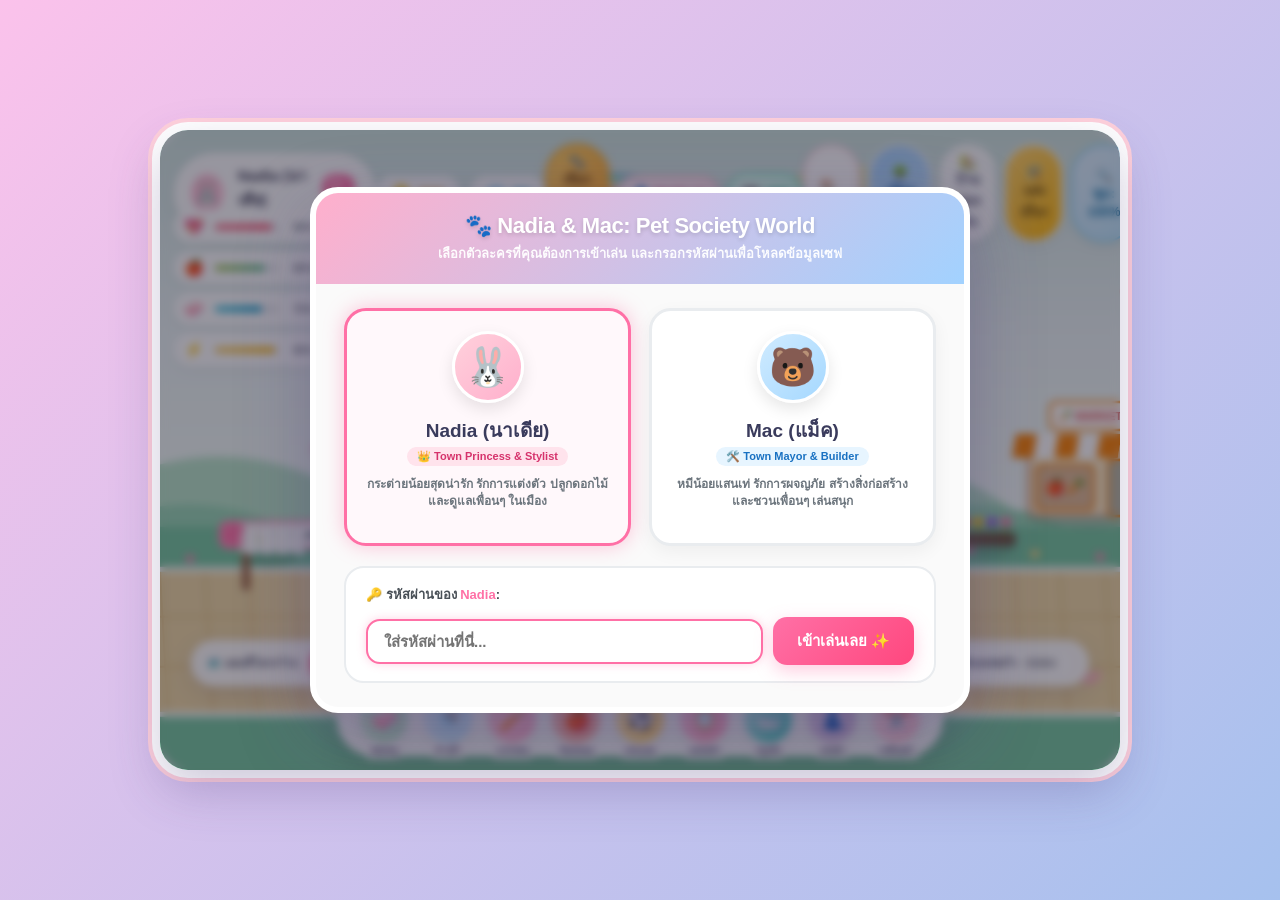
<file: petsociety.html>
<!DOCTYPE html>
<html lang="th">
<head>
  <meta charset="UTF-8">
  <meta name="viewport" content="width=device-width, initial-scale=1.0">
  <title>Nadia Playground: Pet Society World 🐾</title>
  <link rel="stylesheet" href="petsociety.css">
</head>
<body>

  <!-- Game Main Container -->
  <div id="gameWrapper">

    <!-- Top HUD Bar -->
    <div class="top-hud">
      <!-- Pet Identity Card -->
      <div class="pet-profile-card">
        <div class="profile-avatar-badge" id="hudAvatar">🐰</div>
        <div class="profile-info">
          <div class="profile-name-row">
            <span class="pet-name-title" id="hudPetName">Nadia</span>
            <span class="pet-level-badge" id="hudLevel">Lv. 1</span>
          </div>
          <div class="xp-bar-bg">
            <div class="xp-bar-fill" id="hudXpBar"></div>
          </div>
        </div>
      </div>

      <!-- Currency Counters -->
      <div class="currency-cluster">
        <div class="currency-badge coins">
          <span>🪙</span>
          <span id="hudCoins">380</span>
        </div>
        <div class="currency-badge cash">
          <span>💎</span>
          <span id="hudCash">25</span>
        </div>
      </div>

      <!-- Account & Save Cluster -->
      <div class="account-cluster">
        <button class="nav-btn char-select-btn" id="btnOpenCharSelect" title="เลือกตัวละครที่คุณอยากเป็น">🐾 เลือกตัวละคร</button>
        <button class="nav-btn profile-switch-btn" id="btnSwitchUser" title="คลิกเพื่อสลับตัวละคร (Switch Character)">👤 <span id="hudActiveUser">Nadia</span> ▾</button>
        <button class="nav-btn save-btn" id="btnSaveGame" title="บันทึกข้อมูลเกม (Manual Save)">💾 <span id="saveStatusText">เซฟ</span></button>
      </div>

      <!-- Navigation & Mode Controls -->
      <div class="top-nav-cluster">
        <a href="index.html" class="nav-btn" style="text-decoration:none; background:#ffffff; color:#d6336c; border-color:#ffd1dc;">🏠 Hub</a>
        <button class="nav-btn active" id="btnNavTown">🌳 เมืองทาวน์</button>
        <button class="nav-btn hidden exit-town-btn" id="btnExitToTown" title="ออกจากร้านค้ากลับสู่เมือง">🚪 ออกไปเมือง</button>
        <button class="nav-btn" id="btnNavHome">🏡 บ้านของฉัน</button>
        <button class="nav-btn build-mode-btn" id="btnToggleBuild">🛠️ แต่งเมือง</button>
        <button class="nav-btn zoom-btn" id="btnToggleZoom" title="ปรับระยะซูมมุมมองโลกกว้าง (100% / 75% / 58%)">🔍 ซูม: 100%</button>
        <button class="nav-btn fullscreen-btn" id="btnToggleFullscreen" title="ขยายเต็มจอ / ย่อขนาด (Large / Fullscreen Mode)">⛶ จอใหญ่</button>
        <button class="nav-btn" id="btnToggleMusic">🎵 เสียง</button>
      </div>
    </div>

    <!-- Floating Save Toast Notification -->
    <div id="saveToast" class="save-toast">💾 บันทึกข้อมูลสำเร็จแล้ว! ✨</div>

    <!-- Left Pet Society Status Meters -->
    <div class="pet-meters-hud">
      <div class="meter-card" title="ความสุข (Happiness)">
        <span class="meter-icon">💖</span>
        <div class="meter-track">
          <div class="meter-fill happiness" id="bar_happiness" style="width: 90%;"></div>
        </div>
        <span class="meter-val" id="val_happiness">90%</span>
      </div>

      <div class="meter-card" title="ความหิว (Hunger)">
        <span class="meter-icon">🍎</span>
        <div class="meter-track">
          <div class="meter-fill hunger" id="bar_hunger" style="width: 80%;"></div>
        </div>
        <span class="meter-val" id="val_hunger">80%</span>
      </div>

      <div class="meter-card" title="ความสะอาด (Hygiene)">
        <span class="meter-icon">🧼</span>
        <div class="meter-track">
          <div class="meter-fill hygiene" id="bar_hygiene" style="width: 75%;"></div>
        </div>
        <span class="meter-val" id="val_hygiene">75%</span>
      </div>

      <div class="meter-card" title="พลังงาน (Energy)">
        <span class="meter-icon">⚡</span>
        <div class="meter-track">
          <div class="meter-fill energy" id="bar_energy" style="width: 95%;"></div>
        </div>
        <span class="meter-val" id="val_energy">95%</span>
      </div>
    </div>

    <!-- Main HTML5 Canvas -->
    <canvas id="gameCanvas" width="960" height="640"></canvas>

    <!-- World GPS Quick Travel Bar (For Big & Large Open World) -->
    <div id="worldNavBar" class="world-nav-bar">
      <div class="world-nav-title">🗺️ แผนที่โลกกว้าง:</div>
      <div class="world-nav-pills">
        <button class="zone-pill-btn active" id="pill_village" onclick="gameInstance.travelToZone('village')">
          <span class="pill-icon">🏡</span>
          <span class="pill-name">หมู่บ้าน</span>
          <span class="pill-tag">0m</span>
        </button>
        <button class="zone-pill-btn" id="pill_shopping" onclick="gameInstance.travelToZone('shopping')">
          <span class="pill-icon">🛍️</span>
          <span class="pill-name">ช้อปปิ้ง & คาเฟ่</span>
          <span class="pill-tag">1400m</span>
        </button>
        <button class="zone-pill-btn" id="pill_plaza" onclick="gameInstance.travelToZone('plaza')">
          <span class="pill-icon">⛲</span>
          <span class="pill-name">สวนน้ำพุ</span>
          <span class="pill-tag">2700m</span>
        </button>
        <button class="zone-pill-btn" id="pill_beach" onclick="gameInstance.travelToZone('beach')">
          <span class="pill-icon">🏖️</span>
          <span class="pill-name">หาดทราย & ทะเล</span>
          <span class="pill-tag">4000m</span>
        </button>
        <button class="zone-pill-btn" id="pill_windmill" onclick="gameInstance.travelToZone('windmill')">
          <span class="pill-icon">🎡</span>
          <span class="pill-name">กังหันลมชมวิว</span>
          <span class="pill-tag">5100m</span>
        </button>
      </div>
    </div>

    <!-- Food Quick Drawer (Opens when feeding) -->
    <div id="foodDrawer" class="food-drawer-panel hidden">
      <div style="font-weight: 800; font-size: 13px; color: #4a4e69; margin-right: 6px;">เลือกขนม:</div>
      <div id="foodDrawerList" style="display: flex; gap: 8px;"></div>
    </div>

    <!-- The Sims Build Mode Catalog Drawer -->
    <div id="buildCatalogDrawer" class="build-catalog-drawer hidden">
      <div class="drawer-header">
        <div class="drawer-title">
          <span>🛠️ โหมดสร้างเมือง & แต่งห้อง (The Sims Mode)</span>
          <span style="font-size: 12px; font-weight: normal; color: #888;">คลิกเลือกของ แล้วคลิกบนพื้นที่เพื่อวาง หรือลากย้ายของเดิม</span>
        </div>
      </div>
      <div class="catalog-scroll-list" id="buildCatalogList">
        <!-- Rendered dynamically -->
      </div>
    </div>

    <!-- Motion Action Floating Banner (Dance, Hug, RPS Countdown) -->
    <div id="motionActionBanner" class="motion-action-banner hidden">
      <span id="motionActionText">✨ Action!</span>
    </div>

    <!-- Rock-Paper-Scissors On-Screen Choice Overlay -->
    <div id="rpsChoiceOverlay" class="rps-choice-overlay hidden">
      <div class="rps-choice-title">✌️ เลือกท่าเป่ายิ้งฉุบของคุณ:</div>
      <div class="rps-btn-row">
        <button class="rps-move-btn" onclick="gameInstance.chooseRPSMove('rock')">
          <span class="rps-emoji">✊</span>
          <span class="rps-label">ค้อน (Rock)</span>
        </button>
        <button class="rps-move-btn" onclick="gameInstance.chooseRPSMove('paper')">
          <span class="rps-emoji">✋</span>
          <span class="rps-label">กระดาษ (Paper)</span>
        </button>
        <button class="rps-move-btn" onclick="gameInstance.chooseRPSMove('scissors')">
          <span class="rps-emoji">✌️</span>
          <span class="rps-label">กรรไกร (Scissors)</span>
        </button>
      </div>
      <button class="rps-cancel-btn" onclick="gameInstance.cancelRPS()">ยกเลิก</button>
    </div>

    <!-- Bottom Action & Care Toolbar -->
    <div class="bottom-action-bar">
      <button class="tool-circle-btn tool-soap" id="tool_soap" title="ฟอกสบู่ (Scrub Soap)">
        🧼
        <span class="tool-label">ฟอกสบู่</span>
      </button>

      <button class="tool-circle-btn tool-shower" id="tool_shower" title="ล้างน้ำ (Shower)">
        🚿
        <span class="tool-label">ล้างน้ำ</span>
      </button>

      <button class="tool-circle-btn tool-brush" id="tool_brush" title="แปรงขน (Brush)">
        🪥
        <span class="tool-label">แปรงขน</span>
      </button>

      <button class="tool-circle-btn tool-feed" id="tool_feed" title="ป้อนอาหาร (Feed)">
        🍎
        <span class="tool-label">ป้อนขนม</span>
      </button>

      <button class="tool-circle-btn tool-ball" id="tool_ball" title="โยนลูกบอล (Play Ball)">
        ⚽
        <span class="tool-label">เล่นบอล</span>
      </button>

      <button class="tool-circle-btn tool-face" id="btnOpenFaceModal" title="แต่งหน้าตา &amp; อารมณ์ (Face Makeover)">
        🪞
        <span class="tool-label">แต่งหน้า</span>
      </button>

      <a class="tool-circle-btn tool-grooming" href="grooming.html" title="ร้านกรูมมิ่งสัตว์เลี้ยง (Pet Grooming Salon)" style="text-decoration:none">
        🛁
        <span class="tool-label">กรูมมิ่ง</span>
      </a>

      <button class="tool-circle-btn tool-wardrobe" id="btnOpenWardrobe" title="แต่งตัว (Wardrobe)">
        👗
        <span class="tool-label">แต่งตัว</span>
      </button>

      <button class="tool-circle-btn tool-stylist" id="btnOpenStylist" title="เปลี่ยนสัตว์เลี้ยง / ซาลอน (Stylist)">
        ✂️
        <span class="tool-label">เปลี่ยนตัว</span>
      </button>
    </div>

    <!-- ==========================================
         PET FACE SALON & MAKEOVER MODAL
         ========================================== -->
    <div id="faceModal" class="modal-overlay hidden">
      <div class="modal-dialog">
        <div class="modal-header">
          <div class="modal-title">🪞 บิวตี้ซาลอนแต่งหน้าตาสัตว์เลี้ยง (Pet Face Salon &amp; Emotions)</div>
          <button class="btn-close-modal" onclick="document.getElementById('faceModal').classList.add('hidden')">✕</button>
        </div>
        <div class="modal-body">
          <!-- Live Pet Face Mirror -->
          <div class="wardrobe-mirror-col">
            <div style="font-weight: 800; font-size: 13px; color: #ff70a6; margin-bottom: 8px;">✨ กระจกแต่งหน้าวิเศษ</div>
            <canvas id="facePreviewCanvas" width="180" height="220" style="background:#fff; border-radius:14px; border:2px dashed #ffccd5;"></canvas>
            <div id="faceMoodDesc" style="margin-top: 8px; font-size: 12px; font-weight:700; color: #ff70a6; text-align: center;">ยิ้มหวานสดใส ✨</div>
            <button class="nav-btn" id="btnSaveFace" style="margin-top:8px; width:100%; justify-content:center; background:linear-gradient(135deg,#52b788,#2d6a4f); color:#fff; border:none; padding:8px 12px; font-weight:800; border-radius:12px; cursor:pointer;">💾 บันทึกหน้านี้ (Save Look)</button>
            <button class="nav-btn" id="btnResetFace" style="margin-top:6px; width:100%; justify-content:center; background:linear-gradient(135deg,#ff70a6,#e76f51); color:#fff; border:none; padding:8px 12px; font-weight:800; border-radius:12px; cursor:pointer;">🔄 คืนค่าหน้าเดิม (Reset Cute)</button>
            <button class="nav-btn" id="btnRandomFace" style="margin-top:6px; width:100%; justify-content:center; background:linear-gradient(135deg,#ff9ebb,#70d6ff); color:#fff; border:none; padding:8px 12px; font-weight:800; border-radius:12px; cursor:pointer;">🎲 สุ่มหน้าน่ารัก (Random!)</button>
          </div>

          <!-- Feature Categories & Selector Grid -->
          <div class="wardrobe-items-col">
            <div class="wardrobe-tabs" id="faceTabs">
              <button class="wardrobe-tab-btn active" data-facetab="eyes">👀 ตา (Eyes)</button>
              <button class="wardrobe-tab-btn" data-facetab="brows">〰️ คิ้ว (Brows)</button>
              <button class="wardrobe-tab-btn" data-facetab="nose">👃 จมูก (Nose)</button>
              <button class="wardrobe-tab-btn" data-facetab="mouth">👄 ปาก (Mouth)</button>
              <button class="wardrobe-tab-btn" data-facetab="ears">👂 หู (Ears)</button>
              <button class="wardrobe-tab-btn" data-facetab="blush">🌸 แก้ม (Blush)</button>
              <button class="wardrobe-tab-btn" data-facetab="emotion">✨ อารมณ์ (Emotion)</button>
            </div>
            <div class="wardrobe-grid" id="faceFeatureList" style="grid-template-columns: repeat(auto-fill, minmax(130px, 1fr));">
              <!-- Rendered dynamically via JS -->
            </div>
          </div>
        </div>
      </div>
    </div>

    <!-- ==========================================
         WARDROBE & DRESSING ROOM MODAL
         ========================================== -->
    <div id="wardrobeModal" class="modal-overlay hidden">
      <div class="modal-dialog">
        <div class="modal-header">
          <div class="modal-title">🎀 ห้องแต่งตัวแฟชั่น (Pet Society Wardrobe)</div>
          <button class="btn-close-modal" onclick="document.getElementById('wardrobeModal').classList.add('hidden')">✕</button>
        </div>
        <div class="modal-body">
          <!-- Dressing Mirror Preview -->
          <div class="wardrobe-mirror-col">
            <div style="font-weight: 800; font-size: 13px; color: #ff70a6; margin-bottom: 8px;">🪞 กระจกแฟชั่น</div>
            <canvas id="wardrobePreviewCanvas" width="180" height="220" style="background:#fff; border-radius:14px; border:2px dashed #ffccd5;"></canvas>
            <div style="margin-top: 10px; font-size: 11px; color: #888; text-align: center;">คลิกไอเทมด้านขวาเพื่อสวมใส่หรือถอด</div>
          </div>

          <!-- Wardrobe Catalog & Filters -->
          <div class="wardrobe-items-col">
            <div class="wardrobe-tabs">
              <button class="wardrobe-tab-btn active" onclick="gameInstance.renderWardrobeItems('all')">ทั้งหมด</button>
              <button class="wardrobe-tab-btn" onclick="gameInstance.renderWardrobeItems('head')">หมวก/โบว์ 🎀</button>
              <button class="wardrobe-tab-btn" onclick="gameInstance.renderWardrobeItems('body')">ชุดเสื้อผ้า 👗</button>
              <button class="wardrobe-tab-btn" onclick="gameInstance.renderWardrobeItems('face')">แว่นตา 👓</button>
              <button class="wardrobe-tab-btn" onclick="gameInstance.renderWardrobeItems('neck')">สร้อยคอ 🔔</button>
              <button class="wardrobe-tab-btn" onclick="gameInstance.renderWardrobeItems('hand')">ของถือ 🪄</button>
              <button class="wardrobe-tab-btn" onclick="gameInstance.renderWardrobeItems('shoes')">รองเท้า 👟</button>
            </div>
            <div class="wardrobe-grid" id="wardrobeItemList">
              <!-- Rendered via JS -->
            </div>
          </div>
        </div>
      </div>
    </div>

    <!-- ==========================================
         PET STYLIST & SPECIES CUSTOMIZER MODAL
         ========================================== -->
    <div id="stylistModal" class="modal-overlay hidden">
      <div class="modal-dialog">
        <div class="modal-header">
          <div class="modal-title">✂️ ร้านซาลอนแปลงโฉมสัตว์เลี้ยง (Pet Stylist)</div>
          <button class="btn-close-modal" onclick="document.getElementById('stylistModal').classList.add('hidden')">✕</button>
        </div>
        <div class="modal-body">
          <!-- Live Preview Mirror -->
          <div class="wardrobe-mirror-col">
            <div style="font-weight: 800; font-size: 13px; color: #a2d2ff; margin-bottom: 8px;">🪞 สัตว์เลี้ยงของคุณ</div>
            <canvas id="stylistPreviewCanvas" width="180" height="220" style="background:#fff; border-radius:14px; border:2px dashed #bde0fe;"></canvas>
            <button class="nav-btn" style="margin-top: 12px; width: 100%; justify-content: center;" onclick="document.getElementById('stylistModal').classList.add('hidden')">✨ เรียบร้อยแล้ว</button>
          </div>

          <!-- Stylist Options -->
          <div class="stylist-options-col">
            <div>
              <div class="stylist-section-title">🐾 เลือกสายพันธุ์ (Species):</div>
              <div class="species-button-row" id="speciesChoiceList"></div>
            </div>

            <div>
              <div class="stylist-section-title">🎨 สีขนสัตว์เลี้ยง (Fur Color):</div>
              <div class="color-swatches-grid" id="colorSwatchList"></div>
            </div>

            <div>
              <div class="stylist-section-title">👀 รูปแบบดวงตา (Eye Expression):</div>
              <div id="eyeShapeList"></div>
            </div>

            <div>
              <div class="stylist-section-title">🌸 สไตล์บลัชแก้ม (Cheek Blush):</div>
              <div id="blushStyleList"></div>
            </div>
          </div>
        </div>
      </div>
    </div>

    <!-- ==========================================
         NEIGHBOR INTERACTION MODAL (THE SIMS STYLE)
         ========================================== -->
    <div id="neighborModal" class="modal-overlay hidden">
      <div class="neighbor-dialog-box">
        <button class="btn-close-modal" style="position: absolute; top: 12px; right: 12px;" onclick="document.getElementById('neighborModal').classList.add('hidden')">✕</button>
        
        <canvas id="neighborPortraitCanvas" width="140" height="140" style="margin-bottom: 6px;"></canvas>
        <div style="font-size: 18px; font-weight: 800; color: #3a3b5c;" id="neighborName">Mimi (มิมิ)</div>
        <div style="font-size: 12px; font-weight: 700; color: #ff70a6; margin-top: 2px;" id="neighborTitle">Town Florist</div>
        
        <div class="neighbor-speech-bubble" id="neighborQuote">
          "สวัสดีจ้า! วันนี้อากาศดีมากเลย เหมาะกับการปลูกดอกไม้สุดๆ 🌸"
        </div>

        <div class="neighbor-actions-grid">
          <button class="btn-neighbor-action" onclick="gameInstance.interactNeighbor('chat')">
            <span>💬</span> พูดคุยทักทาย
          </button>
          <button class="btn-neighbor-action" onclick="gameInstance.interactNeighbor('hug')">
            <span>💖</span> กอดกัน (Hug)
          </button>
          <button class="btn-neighbor-action" onclick="gameInstance.interactNeighbor('rps')">
            <span>✌️</span> เป่ายิ้งฉุบ (ชิงเหรียญ)
          </button>
          <button class="btn-neighbor-action" onclick="gameInstance.interactNeighbor('dance')">
            <span>💃</span> เต้นด้วยกัน
          </button>
          <button class="btn-neighbor-action" onclick="gameInstance.interactNeighbor('treat')" style="grid-column: span 2;">
            <span>🍰</span> แบ่งขนมให้เพื่อน (ให้ของขวัญ)
          </button>
          <button class="btn-neighbor-action" id="btnVisitPartnerHouse" onclick="gameInstance.interactNeighbor('visit_partner_house')" style="grid-column: span 2; display: none; background: linear-gradient(135deg, #a2d2ff, #bde0fe); color: #00509d; border-color: #a2d2ff;">
            <span>🏡</span> แวะไปเที่ยวบ้านเพื่อนรัก!
          </button>
        </div>
      </div>
    </div>

    <!-- ==========================================
         LOGIN & CHARACTER SELECTION MODAL
         ========================================== -->
    <div id="loginModal" class="modal-overlay hidden">
      <div class="login-dialog-box">
        <div class="login-header">
          <h2>🐾 Nadia & Mac: Pet Society World</h2>
          <p>เลือกตัวละครที่คุณต้องการเข้าเล่น และกรอกรหัสผ่านเพื่อโหลดข้อมูลเซฟ</p>
        </div>
        <div class="login-body">
          <div class="character-card-row">
            <!-- Nadia Card -->
            <div class="character-card active-nadia" id="cardSelectNadia" onclick="gameInstance.selectLoginChar('nadia')">
              <div class="char-avatar-circle nadia">🐰</div>
              <div class="char-name">Nadia (นาเดีย)</div>
              <span class="char-tag nadia">👑 Town Princess & Stylist</span>
              <div class="char-desc">กระต่ายน้อยสุดน่ารัก รักการแต่งตัว ปลูกดอกไม้ และดูแลเพื่อนๆ ในเมือง</div>
            </div>

            <!-- Mac Card -->
            <div class="character-card" id="cardSelectMac" onclick="gameInstance.selectLoginChar('mac')">
              <div class="char-avatar-circle mac">🐻</div>
              <div class="char-name">Mac (แม็ค)</div>
              <span class="char-tag mac">🛠️ Town Mayor & Builder</span>
              <div class="char-desc">หมีน้อยแสนเท่ รักการผจญภัย สร้างสิ่งก่อสร้าง และชวนเพื่อนๆ เล่นสนุก</div>
            </div>
          </div>

          <!-- Password Form -->
          <div class="login-form-area">
            <div style="font-size: 13px; font-weight: 800; color: #495057;">
              🔑 รหัสผ่านของ <span id="loginTargetName" style="color: #ff70a6;">Nadia</span>:
            </div>
            <div class="login-form-row">
              <input type="password" id="loginPasswordInput" class="login-password-input" placeholder="ใส่รหัสผ่านที่นี่..." autocomplete="off">
              <button class="btn-login-submit" id="btnLoginSubmit" onclick="gameInstance.submitLogin()">เข้าเล่นเลย ✨</button>
            </div>
            <div class="login-error-text" id="loginErrorText">❌ รหัสผ่านไม่ถูกต้อง กรุณาลองใหม่อีกครั้ง!</div>
          </div>
        </div>
      </div>
    </div>

    <!-- ==========================================
         FREE CHARACTER SELECTION MODAL (เลือกตัวละครได้)
         ========================================== -->
    <div id="charSelectModal" class="modal-overlay hidden">
      <div class="login-dialog-box char-select-dialog-box">
        <div class="login-header">
          <div style="display: flex; justify-content: space-between; align-items: center;">
            <h2 style="margin: 0;">🐾 เลือกตัวละครที่คุณอยากเป็น (Choose Your Pet)</h2>
            <button class="close-modal-btn" onclick="document.getElementById('charSelectModal').classList.add('hidden')" style="background: none; border: none; font-size: 24px; cursor: pointer; color: #888;">✕</button>
          </div>
          <p style="margin: 6px 0 0 0;">เลือกสัตว์เลี้ยงตัวโปรดที่คุณอยากสวมบทบาท เดินเล่นในเมืองทาวน์ขนาดใหญ่ และเข้าชมร้านค้าต่างๆ ได้เลยทันที!</p>
        </div>
        <div class="char-select-body">
          <div id="charSelectList" class="char-select-grid"></div>
          <div class="char-select-footer">
            <button class="btn-profile-login-link" onclick="document.getElementById('charSelectModal').classList.add('hidden'); gameInstance.openLoginModal();">
              🔑 มีรหัสผ่านบัญชี Nadia หรือ Mac? เข้าสู่ระบบที่นี่
            </button>
          </div>
        </div>
      </div>
    </div>

  </div>

  <!-- Scripts -->
  <script src="petsociety_data.js"></script>
  <script src="petsociety_audio.js"></script>
  <script src="petsociety_renderer.js"></script>
  <script src="petsociety_game.js"></script>
</body>
</html>
</file>
<file: dogney-courts.css>
/* ==========================================================================
   DOGNEY COURTS — WII SPORTS PET EDITION (dogney-courts.css)
   ========================================================================== */

:root {
  --courts-blue: #0284c7;
  --courts-green: #10b981;
  --courts-gold: #f59e0b;
  --courts-red: #ef4444;
  --courts-purple: #8b5cf6;
  --ink-dark: #1e293b;
  --ink-soft: #64748b;
  --bg-gradient: radial-gradient(circle at 50% 10%, #0c4a6e 0%, #0f172a 100%);
}

* { box-sizing: border-box; margin: 0; padding: 0; -webkit-tap-highlight-color: transparent; }

body {
  font-family: 'Nunito', 'Prompt', sans-serif;
  color: #ffffff;
  min-height: 100vh;
  user-select: none;
  -webkit-user-select: none;
  overflow-x: hidden;
  background: var(--bg-gradient);
}

/* ==========================================================================
   TOP NAVIGATION BAR
   ========================================================================== */
.courts-nav {
  position: fixed;
  top: 0;
  left: 0;
  right: 0;
  z-index: 1000;
  background: rgba(15, 23, 42, 0.94);
  backdrop-filter: blur(12px);
  -webkit-backdrop-filter: blur(12px);
  border-bottom: 2px solid rgba(56, 189, 248, 0.25);
  padding: 8px 16px;
  display: flex;
  justify-content: space-between;
  align-items: center;
  box-shadow: 0 4px 20px rgba(0, 0, 0, 0.4);
}

.nav-left, .nav-right {
  display: flex;
  align-items: center;
  gap: 10px;
}

.btn-back-hub {
  display: inline-flex;
  align-items: center;
  gap: 6px;
  text-decoration: none;
  background: rgba(255, 255, 255, 0.1);
  color: #bae6fd;
  font-weight: 800;
  font-size: 0.85rem;
  padding: 6px 14px;
  border-radius: 999px;
  border: 1.5px solid rgba(255, 255, 255, 0.18);
  transition: all 0.2s;
}
.btn-back-hub:hover {
  background: #0284c7;
  color: #ffffff;
  border-color: #38bdf8;
  transform: translateX(-2px);
}

.courts-title-pill {
  display: flex;
  align-items: center;
  gap: 8px;
  background: linear-gradient(135deg, rgba(2, 132, 199, 0.3), rgba(16, 185, 129, 0.3));
  border: 1.5px solid rgba(56, 189, 248, 0.4);
  padding: 4px 14px;
  border-radius: 999px;
}
.pill-icon { font-size: 1.2rem; }
.pill-text {
  font-family: 'Fraunces', serif;
  font-weight: 900;
  font-size: 1.05rem;
  color: #38bdf8;
  letter-spacing: 0.3px;
}
.pill-sub {
  font-size: 0.7rem;
  font-weight: 800;
  background: #0284c7;
  color: #fff;
  padding: 2px 7px;
  border-radius: 6px;
  letter-spacing: 0.5px;
}

.hud-pill {
  display: flex;
  align-items: center;
  gap: 5px;
  background: rgba(255, 255, 255, 0.08);
  border: 1.5px solid rgba(255, 255, 255, 0.15);
  border-radius: 999px;
  padding: 5px 12px;
  font-weight: 900;
  font-size: 0.85rem;
}
.hud-trophies { border-color: #f59e0b; color: #fde68a; background: rgba(245, 158, 11, 0.15); }
.hud-coins { border-color: #eab308; color: #fef08a; background: rgba(234, 179, 8, 0.15); }

.nav-btn {
  background: rgba(255, 255, 255, 0.1);
  border: 1.5px solid rgba(255, 255, 255, 0.2);
  border-radius: 999px;
  padding: 6px 13px;
  font-weight: 800;
  font-size: 0.82rem;
  cursor: pointer;
  color: #ffffff;
  transition: all 0.18s;
  display: flex;
  align-items: center;
  gap: 5px;
}
.nav-btn:hover {
  background: rgba(255, 255, 255, 0.2);
  transform: translateY(-1px);
}
.btn-roster {
  background: linear-gradient(135deg, #059669, #10b981);
  border-color: #34d399;
}
.btn-lock { color: #fca5a5; border-color: rgba(239, 68, 68, 0.4); }

/* ==========================================================================
   VIEWPORT & MAIN LAYOUT
   ========================================================================== */
.courts-viewport {
  margin-top: 58px;
  padding: 10px 14px 24px;
  max-width: 1060px;
  margin-left: auto;
  margin-right: auto;
  display: flex;
  flex-direction: column;
  gap: 10px;
}

/* ==========================================================================
   SPORTS SELECTION TABS BAR (Wii Sports Selector Strip)
   ========================================================================== */
.sports-selector-strip {
  display: grid;
  grid-template-columns: repeat(4, 1fr);
  gap: 8px;
  background: rgba(255, 255, 255, 0.05);
  border: 2px solid rgba(255, 255, 255, 0.12);
  border-radius: 16px;
  padding: 6px;
  backdrop-filter: blur(8px);
}

.sport-tab {
  background: rgba(15, 23, 42, 0.6);
  border: 2px solid rgba(255, 255, 255, 0.1);
  border-radius: 12px;
  padding: 8px 10px;
  cursor: pointer;
  display: flex;
  align-items: center;
  justify-content: center;
  gap: 8px;
  color: #94a3b8;
  font-weight: 800;
  font-size: 0.88rem;
  transition: all 0.2s cubic-bezier(0.2, 0.8, 0.2, 1);
}
.sport-tab:hover {
  background: rgba(255, 255, 255, 0.1);
  color: #ffffff;
  transform: translateY(-2px);
}
.sport-tab.active {
  color: #ffffff;
  transform: scale(1.02);
  box-shadow: 0 4px 16px rgba(0, 0, 0, 0.4);
}
.sport-tab[data-sport="tennis"].active {
  background: linear-gradient(135deg, #059669, #10b981);
  border-color: #34d399;
  box-shadow: 0 0 18px rgba(16, 185, 129, 0.45);
}
.sport-tab[data-sport="bowling"].active {
  background: linear-gradient(135deg, #d97706, #f59e0b);
  border-color: #fbbf24;
  box-shadow: 0 0 18px rgba(245, 158, 11, 0.45);
}
.sport-tab[data-sport="baseball"].active {
  background: linear-gradient(135deg, #c2410c, #ea580c);
  border-color: #fb923c;
  box-shadow: 0 0 18px rgba(234, 88, 12, 0.45);
}
.sport-tab[data-sport="boxing"].active {
  background: linear-gradient(135deg, #b91c1c, #dc2626);
  border-color: #f87171;
  box-shadow: 0 0 18px rgba(220, 38, 38, 0.45);
}
.tab-emoji { font-size: 1.3rem; }

/* ==========================================================================
   SPORT HUD BAR
   ========================================================================== */
.sport-hud-bar {
  background: linear-gradient(180deg, #1e293b 0%, #0f172a 100%);
  border: 2px solid rgba(255, 255, 255, 0.15);
  border-radius: 16px;
  padding: 8px 16px;
  display: flex;
  align-items: center;
  justify-content: space-between;
  box-shadow: 0 6px 20px rgba(0, 0, 0, 0.35);
}

.hud-player-badge {
  display: flex;
  align-items: center;
  gap: 10px;
  flex: 1;
}
.hud-player-badge.player-2 {
  justify-content: flex-end;
}

.player-avatar {
  font-size: 28px;
  width: 44px;
  height: 44px;
  background: #334155;
  border: 2px solid #38bdf8;
  border-radius: 50%;
  display: flex;
  align-items: center;
  justify-content: center;
  box-shadow: 0 2px 8px rgba(0,0,0,0.3);
}
.player-2 .player-avatar { border-color: #f87171; }

.player-meta {
  display: flex;
  flex-direction: column;
}
.player-name {
  font-weight: 900;
  font-size: 0.94rem;
  color: #ffffff;
}
.player-role {
  font-size: 0.72rem;
  color: #94a3b8;
  font-weight: 700;
}

.player-score {
  font-family: 'Fraunces', serif;
  font-size: 2rem;
  font-weight: 900;
  color: #38bdf8;
  min-width: 40px;
  text-align: center;
}
.player-2 .player-score { color: #f87171; }

.hud-center-meta {
  text-align: center;
  padding: 0 16px;
}
.hud-sport-title {
  font-family: 'Fraunces', serif;
  font-size: 1.15rem;
  font-weight: 900;
  color: #fef08a;
  letter-spacing: 0.5px;
}
.hud-sub-status {
  font-size: 0.76rem;
  font-weight: 700;
  color: #bae6fd;
  margin-top: 2px;
}

/* ==========================================================================
   ARENA CANVAS CONTAINER
   ========================================================================== */
.arena-container {
  position: relative;
  width: 100%;
  aspect-ratio: 16 / 9;
  max-height: 540px;
  background: #022c22;
  border: 3.5px solid rgba(255, 255, 255, 0.2);
  border-radius: 20px;
  overflow: hidden;
  box-shadow: 0 12px 36px rgba(0,0,0,0.6), inset 0 0 50px rgba(0,0,0,0.4);
}

#arenaCanvas {
  display: block;
  width: 100%;
  height: 100%;
  object-fit: contain;
  touch-action: none !important;
  -webkit-touch-callout: none;
  user-select: none;
  -webkit-user-select: none;
}

/* FLOATING BANNER */
.courts-banner {
  position: absolute;
  top: 50%;
  left: 50%;
  transform: translate(-50%, -50%) scale(0.8);
  background: rgba(15, 23, 42, 0.95);
  border: 3.5px solid #f59e0b;
  border-radius: 24px;
  padding: 16px 36px;
  text-align: center;
  z-index: 50;
  box-shadow: 0 12px 40px rgba(0,0,0,0.7), 0 0 30px rgba(245, 158, 11, 0.6);
  animation: bannerPop 0.35s cubic-bezier(0.34, 1.56, 0.64, 1) forwards;
  pointer-events: none;
}
@keyframes bannerPop {
  to { transform: translate(-50%, -50%) scale(1); }
}
.banner-headline {
  font-family: 'Fraunces', serif;
  font-weight: 900;
  font-size: 2.3rem;
  color: #fde047;
  letter-spacing: 1px;
  text-shadow: 0 2px 10px rgba(0,0,0,0.6);
}
.banner-sub {
  color: #ffffff;
  font-size: 0.95rem;
  font-weight: 700;
  margin-top: 4px;
}

/* POWER METER BOX (For Tennis Serve / Bowling Power) */
.power-meter-box {
  position: absolute;
  bottom: 24px;
  left: 50%;
  transform: translateX(-50%);
  background: rgba(15, 23, 42, 0.85);
  border: 2px solid #38bdf8;
  border-radius: 14px;
  padding: 8px 16px;
  text-align: center;
  z-index: 40;
}
.meter-track {
  width: 160px;
  height: 14px;
  background: #334155;
  border-radius: 999px;
  overflow: hidden;
  position: relative;
  margin: 0 auto 4px;
}
.meter-bar {
  height: 100%;
  width: 0%;
  background: linear-gradient(90deg, #10b981, #f59e0b, #ef4444);
  transition: width 0.05s linear;
}
.meter-target {
  position: absolute;
  top: 0;
  bottom: 0;
  left: 75%;
  width: 16%;
  background: rgba(255, 255, 255, 0.4);
  border-left: 2px solid #fff;
  border-right: 2px solid #fff;
}
.meter-label {
  font-size: 0.72rem;
  font-weight: 800;
  color: #38bdf8;
  letter-spacing: 0.5px;
}

/* ==========================================================================
   ON-SCREEN CONTROLS BAR (Mobile & Touch)
   ========================================================================== */
.arena-controls-bar {
  display: flex;
  align-items: center;
  justify-content: space-between;
  flex-wrap: wrap;
  gap: 10px;
  background: rgba(15, 23, 42, 0.85);
  border: 1.5px solid rgba(255, 255, 255, 0.12);
  border-radius: 18px;
  padding: 8px 12px;
  touch-action: none !important;
  -webkit-touch-callout: none;
  user-select: none;
  -webkit-user-select: none;
}

.controls-left, .controls-right {
  display: flex;
  gap: 8px;
  touch-action: none !important;
}

.ctrl-btn {
  background: #1e293b;
  color: #ffffff;
  border: 2px solid #334155;
  border-radius: 14px;
  padding: 10px 18px;
  min-height: 50px;
  font-weight: 800;
  font-size: 0.92rem;
  cursor: pointer;
  transition: all 0.08s;
  box-shadow: 0 3px 0 #0f172a;
  touch-action: none !important;
  -webkit-touch-callout: none;
  user-select: none;
  -webkit-user-select: none;
}
.ctrl-btn:active, .ctrl-btn.pressed {
  transform: translateY(2px) scale(0.96);
  box-shadow: none;
  filter: brightness(1.2);
}
.btn-dpad.pressed {
  background: #4ade80 !important;
  color: #064e3b !important;
  border-color: #86efac !important;
  box-shadow: 0 0 14px rgba(74, 222, 128, 0.6) !important;
}
.btn-main-action {
  background: linear-gradient(135deg, #0284c7, #0369a1);
  border-color: #38bdf8;
  color: #fff;
  font-size: 0.95rem;
  padding: 10px 22px;
  box-shadow: 0 4px 12px rgba(2, 132, 199, 0.4);
}
.btn-sub-action {
  background: linear-gradient(135deg, #ea580c, #c2410c);
  border-color: #fb923c;
  color: #fff;
  font-size: 0.95rem;
  padding: 10px 20px;
  box-shadow: 0 4px 12px rgba(234, 88, 12, 0.4);
}

.controls-center {
  flex: 1;
  text-align: center;
  padding: 0 8px;
}
.hint-text {
  font-size: 0.8rem;
  color: #fde047;
  font-weight: 700;
}

/* ==========================================================================
   PC KEYBOARD GUIDE STRIP
   ========================================================================== */
.pc-guide-strip {
  display: flex;
  align-items: center;
  justify-content: center;
  flex-wrap: wrap;
  gap: 10px;
  background: rgba(255, 255, 255, 0.04);
  border: 1.5px solid rgba(255, 255, 255, 0.1);
  border-radius: 14px;
  padding: 8px 14px;
  font-size: 0.82rem;
  color: #cbd5e1;
}
.guide-tag { font-weight: 800; color: #38bdf8; }
.guide-key {
  display: inline-flex;
  align-items: center;
  gap: 4px;
}
.guide-key.highlight kbd {
  background: #0284c7;
  border-color: #38bdf8;
  color: #fff;
}
kbd {
  display: inline-block;
  background: #0f172a;
  color: #f8fafc;
  border: 1px solid #475569;
  border-radius: 6px;
  box-shadow: 0 2px 0 #020617;
  padding: 2px 8px;
  font-size: 0.76rem;
  font-weight: 800;
}

/* ==========================================================================
   MODALS (ROSTER & RESULTS)
   ========================================================================== */
.modal-overlay {
  position: fixed;
  inset: 0;
  background: rgba(15, 23, 42, 0.8);
  backdrop-filter: blur(8px);
  z-index: 2000;
  display: none;
  align-items: center;
  justify-content: center;
  padding: 16px;
}
.modal-overlay.open { display: flex; }

.modal-card {
  background: #ffffff;
  color: var(--ink-dark);
  border-radius: 24px;
  padding: 24px;
  width: 100%;
  max-width: 640px;
  box-shadow: 0 20px 50px rgba(0,0,0,0.5);
  position: relative;
  max-height: 90vh;
  overflow-y: auto;
}
.modal-close {
  position: absolute;
  top: 14px;
  right: 16px;
  background: #f1f5f9;
  border: none;
  font-size: 20px;
  width: 32px;
  height: 32px;
  border-radius: 50%;
  cursor: pointer;
  font-weight: 900;
  color: var(--ink-soft);
}
.modal-close:hover { background: #e2e8f0; color: #0f172a; }

.modal-header { text-align: center; margin-bottom: 18px; }
.modal-icon { font-size: 42px; display: block; margin-bottom: 4px; }
.modal-header h2 { font-family: 'Fraunces', serif; font-size: 1.45rem; font-weight: 900; color: var(--ink-dark); }
.modal-header p { font-size: 0.86rem; color: var(--ink-soft); margin-top: 4px; }

/* Roster Grid */
.roster-grid {
  display: grid;
  grid-template-columns: repeat(auto-fit, minmax(140px, 1fr));
  gap: 12px;
}
.roster-card {
  background: #f8fafc;
  border: 2.5px solid #e2e8f0;
  border-radius: 16px;
  padding: 14px;
  text-align: center;
  cursor: pointer;
  transition: all 0.2s cubic-bezier(0.2, 0.8, 0.2, 1);
}
.roster-card:hover {
  transform: translateY(-3px);
  border-color: #0284c7;
  box-shadow: 0 6px 16px rgba(2, 132, 199, 0.25);
}
.roster-card.active {
  border-color: #0284c7;
  background: #e0f2fe;
}
.roster-avatar { font-size: 42px; margin-bottom: 6px; }
.roster-name { font-weight: 900; font-size: 0.95rem; color: var(--ink-dark); }
.roster-trait { font-size: 0.74rem; font-weight: 700; color: #0284c7; margin-top: 2px; }
.roster-super { font-size: 0.7rem; color: var(--ink-soft); margin-top: 4px; }

/* Result Modal */
.result-modal-card {
  max-width: 440px;
  text-align: center;
}
.result-badge { font-size: 56px; margin-bottom: 4px; }
#resultTitle { font-family: 'Fraunces', serif; font-size: 1.65rem; color: var(--ink-dark); margin: 6px 0; }
#resultSub { font-size: 0.88rem; color: var(--ink-soft); }

.result-stats-box {
  display: flex;
  justify-content: center;
  gap: 12px;
  margin: 16px 0;
}
.stat-pill {
  background: #f8fafc;
  border: 2px solid #e2e8f0;
  border-radius: 12px;
  padding: 8px 14px;
}
.stat-lbl { display: block; font-size: 0.72rem; color: var(--ink-soft); font-weight: 700; }
.stat-pill strong { font-size: 1.25rem; font-weight: 900; color: #0284c7; }

.result-rewards {
  display: flex;
  justify-content: center;
  gap: 12px;
  margin-bottom: 20px;
}
.reward-chip {
  background: #f8fafc;
  border: 2px solid #e2e8f0;
  border-radius: 999px;
  padding: 6px 14px;
  font-weight: 900;
  font-size: 0.88rem;
  color: var(--ink-dark);
}
.result-buttons {
  display: flex;
  flex-direction: column;
  gap: 10px;
}
.btn-primary {
  background: linear-gradient(135deg, #0284c7, #0369a1);
  color: #fff;
  border: none;
  border-radius: 14px;
  padding: 12px 20px;
  font-weight: 900;
  font-size: 0.95rem;
  cursor: pointer;
  box-shadow: 0 4px 14px rgba(2, 132, 199, 0.4);
  transition: transform 0.18s;
}
.btn-primary:hover { transform: scale(1.02); }
.btn-sec {
  background: #f1f5f9;
  color: var(--ink-dark);
  border: none;
  border-radius: 14px;
  padding: 10px 20px;
  font-weight: 800;
  font-size: 0.88rem;
  cursor: pointer;
}

/* ==========================================================================
   PASSWORD GATE OVERLAY
   ========================================================================== */
.gate-overlay {
  position: fixed;
  inset: 0;
  z-index: 9999;
  background: radial-gradient(circle at center, rgba(12, 74, 110, 0.95) 0%, rgba(15, 23, 42, 0.98) 100%);
  display: flex;
  align-items: center;
  justify-content: center;
  padding: 20px;
}
.gate-box {
  background: #ffffff;
  border: 3px solid #38bdf8;
  border-radius: 28px;
  padding: 36px 32px;
  width: 100%;
  max-width: 400px;
  text-align: center;
  box-shadow: 0 20px 60px rgba(0, 0, 0, 0.6);
}
.gate-title {
  font-family: 'Fraunces', serif;
  font-size: 1.65rem;
  font-weight: 900;
  color: #0284c7;
  margin: 12px 0 4px;
}
.gate-sub { color: #64748b; font-size: 0.88rem; font-weight: 600; margin-bottom: 20px; }
.gate-input {
  width: 100%;
  padding: 14px 18px;
  border: 2px solid #cbd5e1;
  border-radius: 16px;
  font-size: 1.1rem;
  font-weight: 800;
  text-align: center;
  letter-spacing: 2px;
  outline: none;
  background: #f8fafc;
  color: var(--ink-dark);
}
.gate-input:focus { border-color: #0284c7; background: #fff; }
.gate-btn {
  width: 100%;
  margin-top: 14px;
  padding: 14px;
  background: linear-gradient(135deg, #0284c7, #0369a1);
  color: #fff;
  border: none;
  border-radius: 16px;
  font-weight: 900;
  font-size: 1rem;
  cursor: pointer;
  box-shadow: 0 6px 20px rgba(2, 132, 199, 0.4);
}
.gate-err { color: #ef4444; font-size: 0.82rem; font-weight: 800; margin-top: 10px; display: none; }

@media (max-width: 768px) {
  .sports-selector-strip {
    grid-template-columns: repeat(2, 1fr);
  }
  .player-role { display: none; }
  .arena-controls-bar {
    flex-wrap: wrap;
    justify-content: center;
  }
}
</file>
<file: hotel.css>
/* ==========================================================================
   HOTEL CITY — PLAYFISH RETRO RECREATION STYLESHEET (hotel.css)
   ========================================================================== */

:root {
  --bg-sky-day: linear-gradient(180deg, #70d6ff 0%, #a2d2ff 50%, #e8f4f8 100%);
  --bg-sky-night: linear-gradient(180deg, #0b132b 0%, #1c2541 60%, #3a506b 100%);
  --wall-concrete: #f4ece1;
  --wall-border: #4a3b32;
  --gold-accent: #ffd166;
  --gold-deep: #b58300;
  --velvet-red: #d90429;
  --wood-floor: #d4a373;
  --carpet-red: #b5179e;
  --ink-dark: #2d232e;
  --ink-soft: #6d5b6e;
  --glass-elev: rgba(162, 210, 255, 0.45);
  --shadow-room: 0 4px 12px rgba(45, 35, 46, 0.12);
  --shadow-pop: 0 10px 25px rgba(255, 112, 166, 0.28);
}

* { box-sizing: border-box; margin: 0; padding: 0; -webkit-tap-highlight-color: transparent; }

body {
  font-family: 'Nunito', 'Prompt', sans-serif;
  color: var(--ink-dark);
  min-height: 100vh;
  user-select: none;
  -webkit-user-select: none;
  overflow-x: hidden;
  background: #111;
}

/* ==========================================================================
   TOP NAVIGATION HUD
   ========================================================================== */
.hotel-nav {
  position: fixed;
  top: 0;
  left: 0;
  right: 0;
  z-index: 1000;
  background: rgba(255, 255, 255, 0.94);
  backdrop-filter: blur(10px);
  -webkit-backdrop-filter: blur(10px);
  border-bottom: 2.5px solid #ffe3ec;
  padding: 8px 16px;
  display: flex;
  justify-content: space-between;
  align-items: center;
  box-shadow: 0 4px 20px rgba(0, 0, 0, 0.08);
}

.nav-brand {
  display: flex;
  align-items: center;
  gap: 10px;
}

.btn-back-hub {
  display: inline-flex;
  align-items: center;
  gap: 5px;
  text-decoration: none;
  background: #ffffff;
  color: var(--ink-soft);
  font-weight: 800;
  font-size: 0.85rem;
  padding: 6px 12px;
  border-radius: 999px;
  border: 2px solid #f0e6ed;
  transition: all 0.2s;
}
.btn-back-hub:hover {
  border-color: #ff70a6;
  color: #ff70a6;
  transform: translateX(-2px);
}

.hotel-title-badge {
  display: flex;
  align-items: center;
  gap: 6px;
  background: linear-gradient(135deg, #fff0f5, #f3f0ff);
  border: 2px solid #ffd1dc;
  padding: 4px 12px;
  border-radius: 999px;
}
.icon-building { font-size: 1.2rem; }
.hotel-brand-name { font-family: 'Fraunces', serif; font-weight: 900; font-size: 1rem; color: #d90429; }
.hotel-star-badge { font-size: 0.82rem; letter-spacing: -1px; }

.nav-hud {
  display: flex;
  align-items: center;
  gap: 8px;
  flex-wrap: wrap;
}

.hud-pill {
  display: inline-flex;
  align-items: center;
  gap: 6px;
  font-weight: 800;
  font-size: 0.88rem;
  padding: 5px 12px;
  border-radius: 999px;
  border: 2px solid transparent;
  background: #ffffff;
  box-shadow: 0 2px 8px rgba(0,0,0,0.04);
}
.hud-pop {
  border-color: #ffccd5;
  color: #e0246a;
  background: #fff5f8;
}
.hud-coins {
  border-color: #ffd166;
  color: #b58300;
  background: #fff9e6;
}
.hud-cash {
  border-color: #cdb4db;
  color: #7209b7;
  background: #fbf5ff;
}

.hud-level-box {
  display: flex;
  align-items: center;
  gap: 6px;
  background: #ffffff;
  border: 2px solid #a2d2ff;
  border-radius: 999px;
  padding: 4px 10px;
}
.level-badge {
  font-weight: 900;
  font-size: 0.82rem;
  color: #0077b6;
}
.xp-bar-track {
  width: 55px;
  height: 8px;
  background: #e9ecef;
  border-radius: 999px;
  overflow: hidden;
}
.xp-bar-fill {
  height: 100%;
  background: linear-gradient(90deg, #48cae4, #0077b6);
  border-radius: 999px;
  transition: width 0.3s;
}

.nav-btn {
  background: #ffffff;
  border: 2px solid #f0e6ed;
  border-radius: 999px;
  padding: 6px 10px;
  font-size: 0.95rem;
  font-weight: 800;
  cursor: pointer;
  display: inline-flex;
  align-items: center;
  justify-content: center;
  transition: all 0.2s;
  color: var(--ink-soft);
}
.nav-btn:hover { border-color: #ff70a6; transform: scale(1.05); }
.btn-lock { font-size: 0.82rem; color: #d90429; border-color: #ffd1dc; background: #fff5f8; }

/* ==========================================================================
   VIEWPORT & BACKGROUND
   ========================================================================== */
.hotel-game-viewport {
  position: relative;
  min-height: 100vh;
  padding-top: 65px;
  padding-bottom: 90px;
  overflow-x: auto;
  overflow-y: auto;
  display: flex;
  flex-direction: column;
  align-items: center;
}

.sky-background {
  position: fixed;
  inset: 0;
  z-index: 1;
  background: var(--bg-sky-day);
  transition: background 0.8s ease;
  pointer-events: none;
}
.sky-background.night {
  background: var(--bg-sky-night);
}

.sky-sun-moon {
  position: absolute;
  top: 90px;
  right: 60px;
  width: 70px;
  height: 70px;
  border-radius: 50%;
  background: radial-gradient(circle, #fff3b0 20%, #ffd166 100%);
  box-shadow: 0 0 40px rgba(255, 209, 102, 0.7);
  transition: all 0.8s cubic-bezier(0.34, 1.56, 0.64, 1);
  cursor: pointer;
  pointer-events: auto;
}
.sky-background.night .sky-sun-moon {
  background: radial-gradient(circle, #ffffff 40%, #e0e1dd 100%);
  box-shadow: 0 0 35px rgba(255, 255, 255, 0.6);
  transform: translateY(20px);
}

.cloud {
  position: absolute;
  background: rgba(255, 255, 255, 0.75);
  border-radius: 999px;
  filter: blur(1px);
  animation: floatCloud linear infinite;
}
.cloud::before, .cloud::after {
  content: '';
  position: absolute;
  background: inherit;
  border-radius: 50%;
}
.cloud-1 { top: 120px; left: -150px; width: 140px; height: 45px; animation-duration: 45s; }
.cloud-1::before { width: 50px; height: 50px; top: -25px; left: 25px; }
.cloud-1::after { width: 65px; height: 65px; top: -35px; left: 60px; }

.cloud-2 { top: 220px; left: -220px; width: 180px; height: 55px; animation-duration: 65s; animation-delay: -20s; }
.cloud-2::before { width: 65px; height: 65px; top: -30px; left: 35px; }
.cloud-2::after { width: 80px; height: 80px; top: -45px; left: 80px; }

.cloud-3 { top: 340px; left: -180px; width: 120px; height: 40px; animation-duration: 55s; animation-delay: -35s; }
.cloud-3::before { width: 45px; height: 45px; top: -20px; left: 20px; }
.cloud-3::after { width: 55px; height: 55px; top: -30px; left: 55px; }

@keyframes floatCloud {
  from { transform: translateX(0); }
  to { transform: translateX(calc(100vw + 350px)); }
}

/* ==========================================================================
   HOTEL STAGE WRAPPER
   ========================================================================== */
.hotel-stage-wrapper {
  position: relative;
  z-index: 5;
  width: 100%;
  max-width: 980px;
  margin: 10px auto;
  padding: 0 10px;
  display: flex;
  flex-direction: column;
  align-items: center;
}

/* ROOFTOP & NEON SIGN */
.hotel-rooftop {
  position: relative;
  width: 100%;
  max-width: 860px;
  height: 90px;
  display: flex;
  align-items: flex-end;
  justify-content: center;
  padding-bottom: 6px;
}

.neon-sign-container {
  background: rgba(30, 15, 35, 0.92);
  border: 3.5px solid #ffd166;
  border-radius: 20px;
  padding: 8px 24px;
  text-align: center;
  box-shadow: 0 0 20px rgba(255, 209, 102, 0.6), inset 0 0 12px rgba(255, 209, 102, 0.3);
  cursor: pointer;
  transition: transform 0.2s cubic-bezier(0.34, 1.56, 0.64, 1);
  animation: neonGlow 3s ease-in-out infinite alternate;
}
.neon-sign-container:hover {
  transform: scale(1.04);
}
@keyframes neonGlow {
  0% { box-shadow: 0 0 15px rgba(255, 209, 102, 0.5); }
  100% { box-shadow: 0 0 30px rgba(255, 209, 102, 0.9), 0 0 10px rgba(255, 112, 166, 0.6); }
}

.neon-stars { font-size: 0.95rem; letter-spacing: 2px; }
.neon-text {
  font-family: 'Fraunces', serif;
  font-size: 1.35rem;
  font-weight: 900;
  color: #ffffff;
  text-shadow: 0 0 8px #ffd166, 0 0 16px #ff70a6;
  letter-spacing: 1px;
}
.neon-sub {
  font-size: 0.68rem;
  font-weight: 900;
  color: #ffd166;
  letter-spacing: 2px;
}

.rooftop-decorations {
  position: absolute;
  right: 40px;
  bottom: 8px;
  font-size: 1.6rem;
}

/* ==========================================================================
   HOTEL FLOORS STACK (DOLLHOUSE CROSS-SECTION)
   ========================================================================== */
.hotel-floors-stack {
  width: 100%;
  max-width: 860px;
  display: flex;
  flex-direction: column;
  background: #2b2326;
  border: 5px solid #4a3b32;
  border-radius: 12px 12px 0 0;
  box-shadow: 0 15px 40px rgba(0, 0, 0, 0.35);
  overflow: hidden;
  position: relative;
}

.floor-row {
  display: flex;
  width: 100%;
  height: 140px;
  border-bottom: 4px solid #3c2a22;
  position: relative;
  background: #fdf6ec;
}

/* FLOOR INDICATOR BADGE */
.floor-number-badge {
  position: absolute;
  left: 6px;
  top: 6px;
  z-index: 10;
  background: rgba(45, 35, 46, 0.85);
  color: #ffd166;
  font-weight: 900;
  font-size: 0.72rem;
  padding: 2px 7px;
  border-radius: 999px;
  border: 1px solid #ffd166;
  pointer-events: none;
}

/* CONTINUOUS VERTICAL GLASS ELEVATOR COLUMN */
.elevator-shaft {
  width: 68px;
  flex: 0 0 68px;
  background: linear-gradient(90deg, rgba(40,30,40,0.9) 0%, rgba(162,210,255,0.25) 50%, rgba(40,30,40,0.9) 100%);
  border-left: 3px solid #4a3b32;
  border-right: 3px solid #4a3b32;
  position: relative;
  display: flex;
  flex-direction: column;
  align-items: center;
  justify-content: center;
  overflow: visible;
}

.elevator-cable {
  position: absolute;
  top: 0;
  bottom: 0;
  width: 3px;
  background: #adb5bd;
  z-index: 6;
}

.elevator-cabin {
  width: 56px;
  height: 100px;
  border-radius: 10px;
  background: linear-gradient(135deg, rgba(255,255,255,0.95), rgba(162,210,255,0.75));
  border: 2.5px solid #ffd166;
  box-shadow: 0 0 16px rgba(255,209,102,0.85);
  display: flex;
  flex-direction: column;
  align-items: center;
  justify-content: space-between;
  padding: 4px;
  position: absolute;
  transition: transform 0.8s cubic-bezier(0.45, 0.05, 0.55, 0.95);
  z-index: 12;
}
.elevator-roof-light {
  width: 10px;
  height: 10px;
  border-radius: 50%;
  background: #ff598f;
  box-shadow: 0 0 8px #ff598f;
  animation: pulse 1s infinite;
}
.elevator-occupants {
  font-size: 1.5rem;
  display: flex;
  gap: 2px;
}
.elevator-door-glass {
  width: 100%;
  height: 22px;
  border-top: 1.5px solid #a2d2ff;
  border-bottom: 1.5px solid #a2d2ff;
  background: rgba(255,255,255,0.4);
}

/* ROOM SLOTS */
.room-slots-container {
  display: flex;
  flex: 1;
  height: 100%;
}

.room-slot {
  flex: 1;
  height: 100%;
  border-right: 2.5px solid #4a3b32;
  position: relative;
  overflow: hidden;
  display: flex;
  align-items: center;
  justify-content: center;
  cursor: pointer;
  transition: filter 0.2s;
}
.room-slot:last-child { border-right: none; }
.room-slot:hover { filter: brightness(1.05); }

/* EMPTY PLOT TO BUILD */
.room-slot.empty-plot {
  background: repeating-linear-gradient(45deg, #f8f4ee, #f8f4ee 10px, #eeddcc 10px, #eeddcc 20px);
  display: flex;
  flex-direction: column;
  align-items: center;
  justify-content: center;
  gap: 4px;
  color: var(--ink-soft);
}
.btn-build-slot {
  background: #ffffff;
  border: 2px dashed #ff70a6;
  border-radius: 999px;
  padding: 6px 14px;
  font-weight: 800;
  font-size: 0.8rem;
  color: #e0246a;
  display: flex;
  align-items: center;
  gap: 5px;
  box-shadow: 0 4px 10px rgba(0,0,0,0.06);
  transition: transform 0.2s cubic-bezier(0.34, 1.56, 0.64, 1);
}
.btn-build-slot:hover { transform: scale(1.08); background: #fff0f5; }

/* ROOM INTERIOR GRAPHICS */
.room-interior-svg {
  width: 100%;
  height: 100%;
  display: block;
}

/* FLOATING STATUS BUBBLES OVER ROOMS */
.room-status-bubble {
  position: absolute;
  top: 8px;
  right: 10px;
  z-index: 15;
  background: #ffffff;
  border: 2px solid #ffd166;
  border-radius: 999px;
  padding: 4px 8px;
  font-weight: 900;
  font-size: 0.85rem;
  box-shadow: 0 4px 12px rgba(0,0,0,0.14);
  display: flex;
  align-items: center;
  gap: 4px;
  animation: bubbleBob 1.6s ease-in-out infinite alternate;
  cursor: pointer;
}
@keyframes bubbleBob {
  0% { transform: translateY(0); }
  100% { transform: translateY(-5px); }
}

.bubble-clean {
  border-color: #ff598f;
  background: #fff0f5;
  color: #e0246a;
}
.bubble-cash {
  border-color: #ffd166;
  background: #fff9e6;
  color: #b58300;
}
.bubble-sleep {
  border-color: #cdb4db;
  background: #fbf5ff;
  color: #7209b7;
}

/* INTERACTIVE GUEST THOUGHT BUBBLE (TAPPABLE MINI-QUEST) */
.guest-thought-bubble {
  position: absolute;
  top: 25px;
  left: 50%;
  transform: translateX(-50%);
  background: #ffffff;
  border: 2px solid #a2d2ff;
  border-radius: 16px;
  padding: 3px 8px;
  font-weight: 800;
  font-size: 0.75rem;
  color: #0077b6;
  box-shadow: 0 4px 12px rgba(0,0,0,0.15);
  display: flex;
  align-items: center;
  gap: 4px;
  cursor: pointer;
  z-index: 20;
  animation: popBounce 0.3s cubic-bezier(0.34, 1.56, 0.64, 1), bubbleBob 1.8s ease-in-out infinite alternate;
}
.guest-thought-bubble::after {
  content: '';
  position: absolute;
  bottom: -6px;
  left: 50%;
  transform: translateX(-50%);
  border-width: 6px 6px 0;
  border-style: solid;
  border-color: #ffffff transparent;
}
@keyframes popBounce {
  0% { transform: translateX(-50%) scale(0.4); opacity: 0; }
  100% { transform: translateX(-50%) scale(1); opacity: 1; }
}

/* ==========================================================================
   STREET & SIDEWALK LEVEL
   ========================================================================== */
.hotel-street-level {
  width: 100%;
  max-width: 860px;
  position: relative;
  background: #a09d9c;
  border: 5px solid #4a3b32;
  border-top: none;
  border-radius: 0 0 16px 16px;
  box-shadow: 0 10px 25px rgba(0,0,0,0.25);
  overflow: hidden;
}

.street-sidewalk {
  height: 64px;
  background: #e9ecef;
  border-bottom: 4px solid #ced4da;
  display: flex;
  align-items: center;
  justify-content: space-between;
  padding: 0 20px;
  position: relative;
}

.sidewalk-walkers-layer {
  position: absolute;
  inset: 0;
  pointer-events: none;
  z-index: 5;
}

.sidewalk-chibi {
  position: absolute;
  bottom: 8px;
  font-size: 1.8rem;
  transition: left 4s linear;
  display: flex;
  align-items: center;
  gap: 3px;
}
.sidewalk-luggage {
  font-size: 1rem;
}

.hotel-marquee-entrance {
  display: flex;
  flex-direction: column;
  align-items: center;
  position: relative;
  z-index: 6;
}
.marquee-awning {
  background: repeating-linear-gradient(90deg, #d90429, #d90429 18px, #ffffff 18px, #ffffff 36px);
  border: 2px solid #850017;
  border-radius: 6px 6px 0 0;
  padding: 4px 14px;
  box-shadow: 0 4px 10px rgba(0,0,0,0.18);
}
.marquee-text {
  font-family: 'Fraunces', serif;
  font-weight: 900;
  font-size: 0.72rem;
  color: #ffffff;
  background: rgba(45, 35, 46, 0.9);
  padding: 2px 8px;
  border-radius: 4px;
  letter-spacing: 1px;
}
.revolving-doors {
  width: 52px;
  height: 18px;
  background: rgba(255, 255, 255, 0.85);
  border: 1.5px solid #ffd166;
  border-top: none;
  border-bottom: none;
  position: relative;
  overflow: hidden;
}
.door-blade {
  width: 2px;
  height: 100%;
  background: #ffd166;
  margin: 0 auto;
  animation: spinBlade 2s linear infinite;
}
@keyframes spinBlade {
  0% { transform: scaleX(1); }
  50% { transform: scaleX(0.1); }
  100% { transform: scaleX(1); }
}
.red-carpet {
  width: 52px;
  height: 14px;
  background: #d90429;
  border: 1.5px solid #ffd166;
  border-top: none;
}

.street-roadway {
  height: 40px;
  background: #495057;
  position: relative;
  display: flex;
  align-items: center;
}
.road-markings {
  width: 100%;
  height: 5px;
  background: repeating-linear-gradient(90deg, #ffd166, #ffd166 30px, transparent 30px, transparent 60px);
}

.taxi-cab {
  position: absolute;
  bottom: 6px;
  left: 20px;
  font-size: 2.2rem;
  cursor: pointer;
  z-index: 10;
  animation: taxiDrive 15s linear infinite;
}
@keyframes taxiDrive {
  0% { transform: translateX(-160px); }
  45% { transform: translateX(250px); }
  58% { transform: translateX(250px); }
  100% { transform: translateX(950px); }
}

/* ==========================================================================
   FLOATING ACTION TOOLBAR DOCK
   ========================================================================== */
.hotel-action-dock {
  position: fixed;
  bottom: 12px;
  left: 50%;
  transform: translateX(-50%);
  z-index: 1000;
  background: rgba(255, 255, 255, 0.95);
  backdrop-filter: blur(12px);
  -webkit-backdrop-filter: blur(12px);
  border: 2.5px solid #ffe3ec;
  border-radius: 26px;
  padding: 8px 14px;
  display: flex;
  gap: 8px;
  box-shadow: 0 10px 30px rgba(0, 0, 0, 0.15);
  max-width: 95vw;
  overflow-x: auto;
}

.dock-btn {
  background: #faf4f8;
  border: 2px solid #f0e2ec;
  border-radius: 18px;
  padding: 8px 12px;
  font-family: inherit;
  font-weight: 800;
  font-size: 0.82rem;
  color: var(--ink-dark);
  cursor: pointer;
  display: flex;
  flex-direction: column;
  align-items: center;
  gap: 2px;
  transition: all 0.2s cubic-bezier(0.34, 1.56, 0.64, 1);
  white-space: nowrap;
}
.dock-btn:hover {
  transform: translateY(-3px);
  border-color: #ff70a6;
  background: #ffffff;
}
.dock-btn:active { transform: scale(0.96); }
.dock-icon { font-size: 1.4rem; }

.btn-build {
  background: linear-gradient(135deg, #fff0f5, #f3f0ff);
  border-color: #ff70a6;
  color: #e0246a;
}
.btn-floor {
  background: linear-gradient(135deg, #fff9e6, #fff0f5);
  border-color: #ffd166;
  color: #b58300;
}

/* ==========================================================================
   MODAL WINDOWS & DIALOGS
   ========================================================================== */
.modal-overlay {
  position: fixed;
  inset: 0;
  z-index: 2000;
  background: rgba(30, 15, 35, 0.65);
  backdrop-filter: blur(8px);
  -webkit-backdrop-filter: blur(8px);
  display: flex;
  align-items: center;
  justify-content: center;
  padding: 16px;
  opacity: 0;
  pointer-events: none;
  transition: opacity 0.25s ease-out;
}
.modal-overlay.open {
  opacity: 1;
  pointer-events: auto;
}

.modal-card {
  background: #ffffff;
  border: 3px solid #ffccd5;
  border-radius: 28px;
  width: 100%;
  max-width: 620px;
  max-height: 85vh;
  overflow-y: auto;
  padding: 22px;
  box-shadow: 0 20px 45px rgba(0, 0, 0, 0.25);
  position: relative;
  transform: scale(0.92);
  transition: transform 0.25s cubic-bezier(0.34, 1.56, 0.64, 1);
}
.modal-overlay.open .modal-card { transform: scale(1); }

.modal-close {
  position: absolute;
  top: 16px;
  right: 18px;
  width: 34px;
  height: 34px;
  border-radius: 50%;
  background: #fff0f5;
  border: 2px solid #ffd1dc;
  font-size: 1.2rem;
  font-weight: 800;
  color: var(--ink-soft);
  cursor: pointer;
  display: flex;
  align-items: center;
  justify-content: center;
  transition: all 0.2s;
}
.modal-close:hover { background: #ffe3ec; color: #ff598f; }

.modal-header {
  text-align: center;
  margin-bottom: 16px;
}
.modal-icon { font-size: 2.2rem; }
.modal-header h2 {
  font-family: 'Fraunces', serif;
  font-size: 1.4rem;
  color: #ff598f;
  margin-top: 4px;
}
.modal-header p {
  font-size: 0.85rem;
  color: var(--ink-soft);
  margin-top: 4px;
}

/* SHOP TABS */
.shop-tabs {
  display: flex;
  gap: 8px;
  overflow-x: auto;
  margin-bottom: 14px;
  padding-bottom: 4px;
}
.shop-tab {
  flex: 1;
  min-width: 120px;
  background: #faf4f8;
  border: 2px solid #f0e2ec;
  border-radius: 999px;
  padding: 8px 12px;
  font-family: inherit;
  font-weight: 800;
  font-size: 0.8rem;
  color: var(--ink-soft);
  cursor: pointer;
  transition: all 0.2s;
  white-space: nowrap;
}
.shop-tab.active {
  background: #ff70a6;
  border-color: #ff70a6;
  color: #ffffff;
  box-shadow: 0 4px 12px rgba(255, 112, 166, 0.3);
}

/* SHOP ITEMS GRID */
.shop-grid {
  display: grid;
  grid-template-columns: repeat(auto-fill, minmax(160px, 1fr));
  gap: 12px;
  max-height: 420px;
  overflow-y: auto;
  padding: 4px;
}

.shop-card {
  background: #ffffff;
  border: 2.5px solid #f0e2ec;
  border-radius: 20px;
  padding: 12px 10px;
  display: flex;
  flex-direction: column;
  align-items: center;
  text-align: center;
  gap: 6px;
  cursor: pointer;
  transition: all 0.2s cubic-bezier(0.34, 1.56, 0.64, 1);
  position: relative;
}
.shop-card:hover {
  transform: translateY(-3px);
  border-color: #ff70a6;
  box-shadow: 0 8px 18px rgba(255, 112, 166, 0.2);
}
.shop-card-icon {
  width: 58px;
  height: 58px;
  border-radius: 14px;
  background: #fff5f8;
  border: 2px solid #ffd1dc;
  display: flex;
  align-items: center;
  justify-content: center;
  font-size: 2rem;
}
.shop-card-name { font-weight: 800; font-size: 0.9rem; color: var(--ink-dark); }
.shop-card-income { font-size: 0.75rem; font-weight: 700; color: #2d6a4f; }
.shop-card-cost {
  background: #fff9e6;
  border: 1.5px solid #ffd166;
  color: #b58300;
  font-weight: 900;
  font-size: 0.82rem;
  padding: 4px 10px;
  border-radius: 999px;
  margin-top: 4px;
}

/* ROOM MANAGEMENT SHEET */
.room-manage-stats {
  background: #faf4f8;
  border: 2px solid #f0e2ec;
  border-radius: 18px;
  padding: 14px;
  display: flex;
  flex-direction: column;
  gap: 6px;
  font-size: 0.88rem;
  font-weight: 700;
}
.btn-sec {
  background: #ffffff;
  border: 2px solid #a2d2ff;
  border-radius: 16px;
  color: #0077b6;
  font-weight: 900;
  padding: 12px;
  cursor: pointer;
  font-family: inherit;
  transition: all 0.2s;
}
.btn-sec:hover { background: #f0f8ff; border-color: #0077b6; }

.btn-danger {
  background: #fff0f3;
  border: 2px solid #ff4d6d;
  border-radius: 16px;
  color: #d90429;
  font-weight: 900;
  padding: 12px;
  cursor: pointer;
  font-family: inherit;
  transition: all 0.2s;
}
.btn-danger:hover { background: #ffccd5; }

/* DECOR STUDIO GRID */
.decor-grid {
  display: grid;
  grid-template-columns: repeat(auto-fill, minmax(130px, 1fr));
  gap: 10px;
}
.decor-card {
  background: #fff;
  border: 2px solid #f0e2ec;
  border-radius: 14px;
  padding: 10px 8px;
  text-align: center;
  cursor: pointer;
  transition: all 0.2s;
  display: flex;
  flex-direction: column;
  align-items: center;
  gap: 6px;
}
.decor-card:hover {
  transform: translateY(-2px);
  border-color: #ff70a6;
}
.decor-card.active {
  border-color: #ff70a6;
  background: #fff5f8;
}
.decor-swatch {
  width: 44px;
  height: 44px;
  border-radius: 10px;
  border: 2px solid #e9ecef;
}

/* STAFF LIST */
.staff-list {
  display: flex;
  flex-direction: column;
  gap: 10px;
}
.staff-row {
  display: flex;
  align-items: center;
  justify-content: space-between;
  background: #faf4f8;
  border: 2px solid #f0e2ec;
  border-radius: 18px;
  padding: 10px 14px;
}
.staff-avatar { font-size: 2rem; }
.staff-info { flex: 1; margin: 0 12px; }
.staff-name { font-weight: 800; font-size: 0.95rem; }
.staff-desc { font-size: 0.78rem; color: var(--ink-soft); font-weight: 600; }
.btn-hire {
  background: linear-gradient(135deg, #ff70a6, #ffd166);
  border: none;
  color: #2d232e;
  font-weight: 900;
  font-size: 0.85rem;
  padding: 8px 16px;
  border-radius: 999px;
  cursor: pointer;
  transition: transform 0.2s;
}
.btn-hire:hover { transform: scale(1.05); }

/* VIP GRID */
.vip-grid {
  display: grid;
  grid-template-columns: repeat(auto-fill, minmax(130px, 1fr));
  gap: 10px;
}
.vip-card {
  background: #fff5f8;
  border: 2px solid #ffd1dc;
  border-radius: 18px;
  padding: 12px;
  text-align: center;
  display: flex;
  flex-direction: column;
  align-items: center;
  gap: 6px;
  cursor: pointer;
  transition: transform 0.2s;
}
.vip-card:hover { transform: translateY(-3px); border-color: #ff70a6; }
.vip-avatar { font-size: 2.2rem; }
.vip-name { font-weight: 800; font-size: 0.88rem; }
.btn-invite-pill {
  background: #ff70a6;
  color: #ffffff;
  border: none;
  font-weight: 800;
  font-size: 0.75rem;
  padding: 4px 10px;
  border-radius: 999px;
  cursor: pointer;
}

/* ==========================================================================
   PASSWORD GATE (CHECK-IN) OVERLAY
   ========================================================================== */
.gate-overlay {
  position: fixed;
  inset: 0;
  z-index: 9999;
  background: radial-gradient(circle at center, #2d232e 0%, #150f16 100%);
  display: flex;
  align-items: center;
  justify-content: center;
  padding: 16px;
}
.gate-box {
  background: #ffffff;
  border: 4px solid #ffd166;
  border-radius: 32px;
  width: 100%;
  max-width: 420px;
  padding: 32px 24px;
  text-align: center;
  box-shadow: 0 25px 60px rgba(0, 0, 0, 0.45);
}
.gate-keycard-icon {
  margin-bottom: 12px;
}
.gate-title {
  font-family: 'Fraunces', serif;
  font-size: 1.8rem;
  font-weight: 900;
  color: #d90429;
  margin-bottom: 6px;
}
.gate-sub {
  font-size: 0.9rem;
  font-weight: 600;
  color: var(--ink-soft);
  margin-bottom: 18px;
}
.gate-input, .hotel-input {
  width: 100%;
  padding: 14px 18px;
  border: 2.5px solid #f0e2ec;
  border-radius: 18px;
  font-size: 1.05rem;
  font-family: inherit;
  font-weight: 700;
  color: var(--ink-dark);
  text-align: center;
  outline: none;
  transition: all 0.2s;
}
.gate-input:focus, .hotel-input:focus {
  border-color: #ff70a6;
  box-shadow: 0 0 14px rgba(255, 112, 166, 0.25);
}
.gate-btn, .btn-primary {
  width: 100%;
  margin-top: 14px;
  padding: 14px;
  background: linear-gradient(135deg, #ff70a6, #ffd166);
  border: none;
  border-radius: 18px;
  color: #2d232e;
  font-family: inherit;
  font-weight: 900;
  font-size: 1.05rem;
  cursor: pointer;
  box-shadow: 0 8px 20px rgba(255, 112, 166, 0.35);
  transition: all 0.2s cubic-bezier(0.34, 1.56, 0.64, 1);
}
.gate-btn:hover, .btn-primary:hover { transform: scale(1.02); }
.gate-btn:active, .btn-primary:active { transform: scale(0.98); }

.gate-err {
  margin-top: 12px;
  color: #d90429;
  font-weight: 800;
  font-size: 0.85rem;
  display: none;
}
@keyframes gateShake {
  0%, 100% { transform: translateX(0); }
  20%, 60% { transform: translateX(-10px); }
  40%, 80% { transform: translateX(10px); }
}

/* ==========================================================================
   TOAST NOTIFICATION
   ========================================================================== */
.hotel-toast {
  position: fixed;
  bottom: 85px;
  left: 50%;
  transform: translateX(-50%) translateY(60px);
  z-index: 3000;
  background: rgba(45, 35, 46, 0.94);
  color: #ffffff;
  font-weight: 800;
  font-size: 0.92rem;
  padding: 10px 22px;
  border-radius: 999px;
  box-shadow: 0 8px 24px rgba(0,0,0,0.2);
  opacity: 0;
  pointer-events: none;
  transition: all 0.28s cubic-bezier(0.34, 1.56, 0.64, 1);
  display: flex;
  align-items: center;
  gap: 8px;
}
.hotel-toast.show {
  transform: translateX(-50%) translateY(0);
  opacity: 1;
}

/* FLOATING PARTICLES */
.fx-canvas-layer {
  position: fixed;
  inset: 0;
  pointer-events: none;
  z-index: 1500;
}
.floating-coin-fx {
  position: absolute;
  font-size: 1.6rem;
  animation: floatUpFade 1.2s ease-out forwards;
}
@keyframes floatUpFade {
  0% { transform: translateY(0) scale(0.5); opacity: 1; }
  50% { transform: translateY(-40px) scale(1.2); opacity: 0.9; }
  100% { transform: translateY(-80px) scale(0.9); opacity: 0; }
}

/* ==========================================================================
   RUSH HOUR BANNER
   ========================================================================== */
.rush-hour-banner {
  position: fixed;
  top: 58px;
  left: 50%;
  transform: translateX(-50%);
  z-index: 1050;
  background: linear-gradient(135deg, #ff0055, #ff5500, #ffaa00);
  background-size: 200% 200%;
  animation: rushGlow 1.5s ease infinite alternate;
  color: #ffffff;
  padding: 6px 18px;
  border-radius: 999px;
  box-shadow: 0 6px 20px rgba(255, 0, 85, 0.45), 0 0 15px rgba(255, 170, 0, 0.6);
  display: flex;
  align-items: center;
  gap: 8px;
  font-weight: 900;
  font-size: 0.88rem;
  letter-spacing: 0.04em;
  border: 2px solid #fff;
  pointer-events: none;
}
@keyframes rushGlow {
  0% { transform: translateX(-50%) scale(1); filter: brightness(1); }
  100% { transform: translateX(-50%) scale(1.04); filter: brightness(1.2); }
}
.rush-timer {
  background: #ffffff;
  color: #ff0055;
  font-weight: 900;
  border-radius: 999px;
  padding: 2px 8px;
  font-size: 0.8rem;
}

/* ==========================================================================
   LUXURY TOUR BUS & MYSTERY SUITCASE
   ========================================================================== */
.tour-bus-cab {
  position: absolute;
  bottom: 6px;
  left: -220px;
  width: 170px;
  height: 54px;
  z-index: 60;
  cursor: pointer;
  transition: transform 0.1s;
}
.bus-body {
  position: relative;
  width: 100%;
  height: 100%;
  background: linear-gradient(180deg, #d90429 0%, #a0021e 100%);
  border: 2.5px solid #2d232e;
  border-radius: 12px 14px 6px 6px;
  box-shadow: 0 6px 12px rgba(0,0,0,0.3);
  display: flex;
  flex-direction: column;
}
.bus-roof-luggage {
  position: absolute;
  top: -15px;
  left: 20px;
  font-size: 13px;
  letter-spacing: 2px;
}
.bus-upper-deck, .bus-lower-deck {
  display: flex;
  align-items: center;
  gap: 6px;
  padding: 2px 8px;
  height: 50%;
}
.bus-upper-deck {
  background: rgba(162, 210, 255, 0.5);
  border-bottom: 2px solid #2d232e;
  border-radius: 9px 9px 0 0;
  justify-content: space-around;
}
.bus-window-guest {
  font-size: 12px;
  animation: bobGuest 1.4s ease-in-out infinite alternate;
}
.bus-lower-deck {
  justify-content: space-between;
}
.bus-badge {
  font-size: 8px;
  font-weight: 900;
  color: #ffd166;
  background: #2d232e;
  padding: 1px 5px;
  border-radius: 4px;
  letter-spacing: 0.5px;
}
.bus-driver { font-size: 13px; }
.bus-wheel {
  position: absolute;
  bottom: -6px;
  width: 18px;
  height: 18px;
  border-radius: 50%;
  background: #212529;
  border: 3px solid #6c757d;
  box-shadow: 0 2px 4px rgba(0,0,0,0.4);
  animation: rollWheel 0.6s linear infinite;
}
.wheel-left { left: 24px; }
.wheel-right { right: 28px; }
.bus-headlight {
  position: absolute;
  right: 0;
  bottom: 8px;
  width: 7px;
  height: 12px;
  border-radius: 0 4px 4px 0;
  background: #ffee88;
  box-shadow: 6px 0 14px rgba(255, 238, 136, 0.8);
}
@keyframes rollWheel {
  100% { transform: rotate(360deg); }
}

/* MYSTERY LUGGAGE */
.mystery-luggage {
  position: absolute;
  bottom: 12px;
  right: 130px;
  font-size: 28px;
  cursor: pointer;
  z-index: 55;
  animation: luggageBounce 1.8s ease-in-out infinite;
  filter: drop-shadow(0 6px 10px rgba(0,0,0,0.25));
  display: flex;
  align-items: center;
  justify-content: center;
}
.mystery-luggage:hover {
  transform: scale(1.2) rotate(-5deg);
}
.luggage-sparkle {
  position: absolute;
  top: -8px;
  right: -8px;
  font-size: 16px;
  animation: pulseSparkle 1.2s infinite;
}
@keyframes luggageBounce {
  0%, 100% { transform: translateY(0) rotate(0deg); }
  50% { transform: translateY(-8px) rotate(4deg); }
}
@keyframes pulseSparkle {
  0%, 100% { opacity: 0.4; transform: scale(0.8); }
  50% { opacity: 1; transform: scale(1.2); }
}

/* ==========================================================================
   ROOM SERVICE FLOATING ORDER BUBBLE
   ========================================================================== */
.room-service-bubble {
  position: absolute;
  top: 6px;
  left: 8px;
  z-index: 35;
  background: linear-gradient(135deg, #fff9db, #ffffff);
  border: 2px solid #ffd166;
  border-radius: 999px;
  padding: 4px 10px;
  box-shadow: 0 4px 14px rgba(255, 209, 102, 0.45);
  cursor: pointer;
  display: flex;
  align-items: center;
  gap: 5px;
  font-weight: 800;
  font-size: 0.74rem;
  color: #8c6200;
  animation: roomServicePulse 1.4s ease-in-out infinite alternate;
  white-space: nowrap;
}
.room-service-bubble:hover {
  transform: scale(1.1) !important;
  background: #ffd166;
  color: #2d232e;
}
@keyframes roomServicePulse {
  0% { transform: translateY(0) scale(0.96); box-shadow: 0 3px 10px rgba(255, 209, 102, 0.4); }
  100% { transform: translateY(-4px) scale(1.04); box-shadow: 0 8px 18px rgba(255, 170, 0, 0.7); }
}

/* ==========================================================================
   ITEM SHOP & FURNITURE BOUTIQUE STYLES
   ========================================================================== */
.btn-items {
  background: linear-gradient(135deg, #7209b7, #560bad) !important;
  color: #ffffff !important;
}
.btn-tourbus {
  background: linear-gradient(135deg, #f72585, #b5179e) !important;
  color: #ffffff !important;
}

.item-tab {
  background: #ffffff;
  border: 2px solid #f0e6ed;
  border-radius: 999px;
  padding: 6px 14px;
  font-weight: 800;
  font-size: 0.8rem;
  color: var(--ink-soft);
  cursor: pointer;
  transition: all 0.2s;
  white-space: nowrap;
}
.item-tab.active, .item-tab:hover {
  background: #7209b7;
  color: #ffffff;
  border-color: #7209b7;
}

.item-card {
  background: #ffffff;
  border: 2px solid #f0e6ed;
  border-radius: 16px;
  padding: 14px;
  display: flex;
  flex-direction: column;
  gap: 8px;
  box-shadow: 0 4px 12px rgba(45, 35, 46, 0.05);
  transition: all 0.2s;
  position: relative;
}
.item-card:hover {
  border-color: #7209b7;
  transform: translateY(-2px);
  box-shadow: 0 8px 20px rgba(114, 9, 183, 0.15);
}
.item-card-header {
  display: flex;
  align-items: center;
  gap: 10px;
}
.item-card-icon {
  font-size: 32px;
  width: 48px;
  height: 48px;
  display: flex;
  align-items: center;
  justify-content: center;
  background: #fbf5ff;
  border: 2px solid #e9d5ff;
  border-radius: 12px;
  flex: 0 0 48px;
}
.item-card-title {
  font-family: 'Fraunces', serif;
  font-weight: 900;
  font-size: 0.96rem;
  color: var(--ink-dark);
  line-height: 1.2;
}
.item-card-desc {
  font-size: 0.78rem;
  color: var(--ink-soft);
  line-height: 1.35;
  flex: 1;
}
.item-card-footer {
  display: flex;
  align-items: center;
  justify-content: space-between;
  gap: 8px;
  margin-top: 4px;
}
.item-price-tag {
  display: flex;
  align-items: center;
  gap: 4px;
  font-weight: 900;
  font-size: 0.88rem;
  color: #b58300;
}
.btn-buy-item {
  background: linear-gradient(135deg, #7209b7, #560bad);
  color: #ffffff;
  border: none;
  border-radius: 999px;
  padding: 7px 16px;
  font-weight: 800;
  font-size: 0.8rem;
  cursor: pointer;
  transition: all 0.18s;
}
.btn-buy-item:hover {
  transform: scale(1.04);
  box-shadow: 0 4px 12px rgba(114, 9, 183, 0.3);
}
.btn-buy-item.owned {
  background: #40c057;
  cursor: default;
}

/* ==========================================================================
   HOTEL STAR MILESTONES MODAL
   ========================================================================== */
.milestones-track {
  display: flex;
  flex-direction: column;
  gap: 12px;
  margin-top: 14px;
}
.milestone-card {
  background: #ffffff;
  border: 2px solid #ffe0ea;
  border-radius: 16px;
  padding: 14px 16px;
  display: flex;
  align-items: center;
  justify-content: space-between;
  gap: 12px;
  box-shadow: 0 3px 10px rgba(0,0,0,0.04);
}
.milestone-card.achieved {
  border-color: #ffd166;
  background: linear-gradient(135deg, #fffdf2, #ffffff);
}
.milestone-info {
  display: flex;
  align-items: center;
  gap: 12px;
}
.milestone-badge {
  font-size: 26px;
}
.milestone-title {
  font-weight: 900;
  font-size: 0.95rem;
  color: var(--ink-dark);
}
.milestone-reqs {
  font-size: 0.78rem;
  color: var(--ink-soft);
  margin-top: 2px;
}
.milestone-reward {
  font-weight: 800;
  font-size: 0.82rem;
  color: #d90429;
  margin-top: 2px;
}
.btn-claim-milestone {
  background: linear-gradient(135deg, #ffd166, #ffb703);
  color: #2d232e;
  font-weight: 900;
  font-size: 0.82rem;
  border: none;
  border-radius: 999px;
  padding: 8px 16px;
  cursor: pointer;
  white-space: nowrap;
  box-shadow: 0 4px 10px rgba(255, 183, 3, 0.3);
  transition: all 0.2s;
}
.btn-claim-milestone:hover {
  transform: scale(1.05);
}
.btn-claim-milestone.claimed {
  background: #e9ecef;
  color: #6c757d;
  cursor: default;
  box-shadow: none;
}

/* RESPONSIVE DESIGN */
@media (max-width: 600px) {
  .hotel-brand-name { font-size: 0.85rem; }
  .hud-pill { font-size: 0.78rem; padding: 4px 8px; }
  .xp-bar-track { width: 35px; }
  .floor-row { height: 125px; }
  .elevator-shaft { width: 54px; flex: 0 0 54px; }
  .elevator-cabin { width: 44px; height: 85px; }
  .dock-btn { padding: 6px 8px; font-size: 0.74rem; }
  .dock-icon { font-size: 1.2rem; }
}
</file>
<file: petsociety.css>
/* ========================================================
   NadiaPlayground: Pet Society Authentic Retro Pastel Styles
   ======================================================== */

:root {
  --primary-pink: #ff70a6;
  --soft-pink: #ffd1dc;
  --candy-cream: #fff1e6;
  --sky-blue: #a2d2ff;
  --soft-blue: #bde0fe;
  --sunny-yellow: #ffd166;
  --mint-green: #c7f9cc;
  --text-dark: #3a3b5c;
  --text-soft: #6c757d;
  --panel-bg: rgba(255, 255, 255, 0.92);
  --border-radius-pill: 50px;
  --border-radius-card: 20px;
  --font-family: 'Quicksand', 'Nunito', -apple-system, BlinkMacSystemFont, "Segoe UI", Roboto, sans-serif;
}

* {
  box-sizing: border-box;
  margin: 0;
  padding: 0;
  user-select: none;
  -webkit-user-select: none;
}

body {
  font-family: var(--font-family);
  background: linear-gradient(135deg, #fbc2eb 0%, #a6c1ee 100%);
  min-height: 100vh;
  display: flex;
  flex-direction: column;
  align-items: center;
  justify-content: center;
  color: var(--text-dark);
  overflow: hidden;
}

/* ==========================================
   GAME MAIN WRAPPER
   ========================================== */
#gameWrapper {
  position: relative;
  width: 960px;
  height: 640px;
  background: #ffffff;
  border-radius: 28px;
  box-shadow: 0 20px 50px rgba(74, 58, 122, 0.28), 0 0 0 8px #ffffff, 0 0 0 12px var(--soft-pink);
  overflow: hidden;
  display: flex;
  flex-direction: column;
}

/* Canvas Viewport */
#gameCanvas {
  width: 100%;
  height: 100%;
  display: block;
  cursor: grab;
}

#gameCanvas:active {
  cursor: grabbing;
}

/* ==========================================
   TOP BAR (HUD)
   ========================================== */
.top-hud {
  position: absolute;
  top: 14px;
  left: 14px;
  right: 14px;
  display: flex;
  justify-content: space-between;
  align-items: center;
  pointer-events: none;
  z-index: 10;
}

.top-hud > * {
  pointer-events: auto;
}

/* Pet Identity & Level Card */
.pet-profile-card {
  display: flex;
  align-items: center;
  gap: 12px;
  background: var(--panel-bg);
  backdrop-filter: blur(8px);
  padding: 8px 18px 8px 12px;
  border-radius: var(--border-radius-pill);
  box-shadow: 0 6px 16px rgba(0, 0, 0, 0.08);
  border: 3px solid #ffffff;
}

.profile-avatar-badge {
  width: 44px;
  height: 44px;
  border-radius: 50%;
  background: linear-gradient(135deg, #ffafcc, #ffc8dd);
  display: flex;
  align-items: center;
  justify-content: center;
  font-size: 24px;
  box-shadow: inset 0 2px 4px rgba(255, 255, 255, 0.6);
  border: 2px solid #ffffff;
}

.profile-info {
  display: flex;
  flex-direction: column;
  gap: 3px;
}

.profile-name-row {
  display: flex;
  align-items: center;
  gap: 8px;
}

.pet-name-title {
  font-weight: 800;
  font-size: 15px;
  color: #33334d;
}

.pet-level-badge {
  background: #ff70a6;
  color: #ffffff;
  font-size: 11px;
  font-weight: 700;
  padding: 2px 7px;
  border-radius: 12px;
}

.xp-bar-bg {
  width: 110px;
  height: 8px;
  background: #e9ecef;
  border-radius: 4px;
  overflow: hidden;
  border: 1px solid rgba(0, 0, 0, 0.06);
}

.xp-bar-fill {
  width: 50%;
  height: 100%;
  background: linear-gradient(90deg, #ff70a6, #ffd166);
  border-radius: 4px;
  transition: width 0.3s ease;
}

/* Currency Counters */
.currency-cluster {
  display: flex;
  gap: 10px;
}

.currency-badge {
  display: flex;
  align-items: center;
  gap: 8px;
  background: var(--panel-bg);
  backdrop-filter: blur(8px);
  padding: 6px 14px;
  border-radius: var(--border-radius-pill);
  font-weight: 800;
  font-size: 15px;
  box-shadow: 0 4px 12px rgba(0, 0, 0, 0.07);
  border: 2.5px solid #ffffff;
}

.currency-badge.coins {
  color: #e38b00;
}

.currency-badge.cash {
  color: #0096c7;
}

/* Nav & Town Controls */
.top-nav-cluster {
  display: flex;
  gap: 8px;
}

.nav-btn {
  background: var(--panel-bg);
  border: 2.5px solid #ffffff;
  border-radius: var(--border-radius-pill);
  padding: 8px 14px;
  font-weight: 700;
  font-size: 13px;
  cursor: pointer;
  color: var(--text-dark);
  box-shadow: 0 4px 12px rgba(0, 0, 0, 0.07);
  transition: all 0.2s cubic-bezier(0.175, 0.885, 0.32, 1.275);
  display: flex;
  align-items: center;
  gap: 6px;
}

.nav-btn:hover {
  transform: translateY(-2px) scale(1.04);
  box-shadow: 0 6px 16px rgba(0, 0, 0, 0.12);
}

.nav-btn:active {
  transform: translateY(1px);
}

.nav-btn.active {
  background: linear-gradient(135deg, #a2d2ff, #bde0fe);
  color: #00509d;
  border-color: #ffffff;
}

.nav-btn.build-mode-btn {
  background: linear-gradient(135deg, #ffd166, #ffb703);
  color: #5c3d00;
}

.nav-btn.build-mode-btn.active-mode {
  background: linear-gradient(135deg, #ff70a6, #ff477e);
  color: #ffffff;
  animation: pulse-glow 1.5s infinite;
}

@keyframes pulse-glow {
  0%, 100% { box-shadow: 0 0 10px rgba(255, 112, 166, 0.6); }
  50% { box-shadow: 0 0 20px rgba(255, 112, 166, 0.9); }
}

/* ==========================================
   LEFT SIDE STATUS HUD (PET METERS)
   ========================================== */
.pet-meters-hud {
  position: absolute;
  top: 80px;
  left: 14px;
  display: flex;
  flex-direction: column;
  gap: 8px;
  z-index: 10;
  pointer-events: auto;
}

.meter-card {
  display: flex;
  align-items: center;
  gap: 8px;
  background: var(--panel-bg);
  backdrop-filter: blur(6px);
  padding: 5px 10px 5px 6px;
  border-radius: var(--border-radius-pill);
  box-shadow: 0 4px 12px rgba(0, 0, 0, 0.06);
  border: 2px solid #ffffff;
}

.meter-icon {
  font-size: 16px;
  width: 24px;
  text-align: center;
}

.meter-track {
  width: 65px;
  height: 8px;
  background: #e9ecef;
  border-radius: 6px;
  overflow: hidden;
  border: 1px solid rgba(0, 0, 0, 0.05);
}

.meter-fill {
  height: 100%;
  border-radius: 6px;
  transition: width 0.35s ease;
}

.meter-fill.happiness { background: linear-gradient(90deg, #ff758f, #ff4d6d); }
.meter-fill.hunger    { background: linear-gradient(90deg, #a7c957, #52b788); }
.meter-fill.hygiene   { background: linear-gradient(90deg, #48cae4, #0096c7); }
.meter-fill.energy    { background: linear-gradient(90deg, #ffd166, #ffb703); }

.meter-val {
  font-size: 11px;
  font-weight: 700;
  color: #6c757d;
  width: 28px;
  text-align: right;
}

/* ==========================================
   BOTTOM CARE & ACTION BAR
   ========================================== */
.bottom-action-bar {
  position: absolute;
  bottom: 14px;
  left: 50%;
  transform: translateX(-50%);
  display: flex;
  align-items: center;
  gap: 12px;
  background: rgba(255, 255, 255, 0.95);
  backdrop-filter: blur(10px);
  padding: 8px 18px;
  border-radius: var(--border-radius-pill);
  box-shadow: 0 10px 30px rgba(0, 0, 0, 0.15);
  border: 3.5px solid #ffffff;
  z-index: 10;
}

.tool-circle-btn {
  position: relative;
  width: 52px;
  height: 52px;
  border-radius: 50%;
  border: 2.5px solid #ffffff;
  background: linear-gradient(135deg, #f8f9fa, #e9ecef);
  display: flex;
  flex-direction: column;
  align-items: center;
  justify-content: center;
  font-size: 22px;
  cursor: pointer;
  box-shadow: 0 4px 10px rgba(0, 0, 0, 0.08);
  transition: all 0.2s cubic-bezier(0.175, 0.885, 0.32, 1.275);
}

.tool-circle-btn:hover {
  transform: translateY(-4px) scale(1.12);
  box-shadow: 0 8px 18px rgba(0, 0, 0, 0.15);
}

.tool-circle-btn:active {
  transform: translateY(1px) scale(0.96);
}

.tool-circle-btn.active-tool {
  background: linear-gradient(135deg, #ff70a6, #ff97b7);
  box-shadow: 0 0 15px rgba(255, 112, 166, 0.8);
  border-color: #ffffff;
  transform: translateY(-4px) scale(1.15);
}

.tool-circle-btn .tool-label {
  position: absolute;
  bottom: -16px;
  font-size: 9px;
  font-weight: 800;
  color: var(--text-dark);
  white-space: nowrap;
  background: #ffffff;
  padding: 1px 5px;
  border-radius: 6px;
  box-shadow: 0 2px 4px rgba(0,0,0,0.08);
}

/* Distinct Tool Colors */
.tool-circle-btn.tool-soap    { background: linear-gradient(135deg, #d8f3dc, #b7e4c7); }
.tool-circle-btn.tool-shower  { background: linear-gradient(135deg, #e0f2fe, #bae6fd); }
.tool-circle-btn.tool-brush   { background: linear-gradient(135deg, #ffccd5, #ffafcc); }
.tool-circle-btn.tool-ball    { background: linear-gradient(135deg, #ffedb3, #ffd166); }
.tool-circle-btn.tool-feed    { background: linear-gradient(135deg, #fbc3bc, #f7a399); }
.tool-circle-btn.tool-face    { background: linear-gradient(135deg, #ffd1e4, #ff9ebb); }
.tool-circle-btn.tool-grooming{ background: linear-gradient(135deg, #cbf3f0, #2ec4b6); }
.tool-circle-btn.tool-wardrobe{ background: linear-gradient(135deg, #e2d4f0, #cdb4db); }
.tool-circle-btn.tool-stylist { background: linear-gradient(135deg, #ffe5ec, #ffc2d1); }

/* ==========================================
   FOOD QUICK DRAWER
   ========================================== */
.food-drawer-panel {
  position: absolute;
  bottom: 85px;
  left: 50%;
  transform: translateX(-50%);
  background: var(--panel-bg);
  backdrop-filter: blur(8px);
  padding: 10px 16px;
  border-radius: var(--border-radius-card);
  box-shadow: 0 8px 24px rgba(0, 0, 0, 0.12);
  border: 3px solid #ffffff;
  display: flex;
  align-items: center;
  gap: 10px;
  z-index: 12;
  transition: all 0.3s ease;
}

.food-card {
  position: relative;
  background: #ffffff;
  border-radius: 12px;
  padding: 8px 10px;
  border: 2px solid #e9ecef;
  cursor: pointer;
  text-align: center;
  transition: transform 0.15s ease;
}

.food-card:hover {
  transform: scale(1.08);
  border-color: var(--primary-pink);
}

.food-card.active {
  border-color: #ff70a6;
  background: #fff0f3;
  box-shadow: 0 0 10px rgba(255, 112, 166, 0.4);
}

.food-card .food-icon { font-size: 26px; }
.food-card .food-count {
  position: absolute;
  top: -4px;
  right: -4px;
  background: #ff70a6;
  color: #fff;
  font-size: 10px;
  font-weight: 800;
  padding: 1px 5px;
  border-radius: 10px;
}
.food-card .food-name { font-size: 11px; font-weight: 700; color: #4a4e69; margin-top: 4px; }

/* ==========================================
   BUILD MODE CATALOG DRAWER (THE SIMS STYLE)
   ========================================== */
.build-catalog-drawer {
  position: absolute;
  bottom: 82px;
  left: 20px;
  right: 20px;
  background: rgba(255, 255, 255, 0.96);
  backdrop-filter: blur(10px);
  border-radius: 20px;
  border: 3.5px solid #ffffff;
  box-shadow: 0 12px 36px rgba(0, 0, 0, 0.18);
  padding: 12px 18px;
  z-index: 15;
}

.drawer-header {
  display: flex;
  justify-content: space-between;
  align-items: center;
  margin-bottom: 8px;
}

.drawer-title {
  font-weight: 800;
  font-size: 15px;
  color: #33334d;
  display: flex;
  align-items: center;
  gap: 6px;
}

.catalog-scroll-list {
  display: flex;
  gap: 12px;
  overflow-x: auto;
  padding: 6px 2px 12px 2px;
}

.catalog-card {
  min-width: 90px;
  background: #ffffff;
  border: 2px solid #e2e8f0;
  border-radius: 14px;
  padding: 10px;
  display: flex;
  flex-direction: column;
  align-items: center;
  gap: 4px;
  cursor: pointer;
  transition: all 0.2s cubic-bezier(0.175, 0.885, 0.32, 1.275);
}

.catalog-card:hover {
  transform: translateY(-4px) scale(1.05);
  border-color: #ffd166;
  box-shadow: 0 6px 14px rgba(255, 209, 102, 0.3);
}

.catalog-card.selected {
  border-color: #ff70a6;
  background: #fff0f3;
  box-shadow: 0 0 12px rgba(255, 112, 166, 0.5);
}

.catalog-card .catalog-icon { font-size: 28px; }
.catalog-card .catalog-name { font-size: 11px; font-weight: 700; color: #4a4e69; text-align: center; line-height: 1.2; }
.catalog-card .catalog-price { font-size: 12px; font-weight: 800; color: #e38b00; margin-top: 2px; }

/* ==========================================
   MODAL WINDOWS (WARDROBE, STYLIST, NEIGHBOR)
   ========================================== */
.modal-overlay {
  position: absolute;
  top: 0;
  left: 0;
  right: 0;
  bottom: 0;
  background: rgba(30, 25, 45, 0.45);
  backdrop-filter: blur(4px);
  display: flex;
  align-items: center;
  justify-content: center;
  z-index: 50;
  animation: fadeIn 0.2s ease;
}

@keyframes fadeIn {
  from { opacity: 0; }
  to { opacity: 1; }
}

.modal-dialog {
  background: #ffffff;
  width: 720px;
  max-height: 540px;
  border-radius: 24px;
  border: 5px solid #ffffff;
  box-shadow: 0 20px 60px rgba(0, 0, 0, 0.3);
  display: flex;
  flex-direction: column;
  overflow: hidden;
  animation: popIn 0.25s cubic-bezier(0.175, 0.885, 0.32, 1.275);
}

@keyframes popIn {
  from { transform: scale(0.92); opacity: 0; }
  to { transform: scale(1); opacity: 1; }
}

.modal-header {
  background: linear-gradient(135deg, #ffafcc, #ffc8dd);
  padding: 14px 20px;
  display: flex;
  justify-content: space-between;
  align-items: center;
  color: #ffffff;
}

.modal-title {
  font-size: 18px;
  font-weight: 800;
  text-shadow: 0 1px 2px rgba(0, 0, 0, 0.15);
}

.btn-close-modal {
  width: 32px;
  height: 32px;
  border-radius: 50%;
  border: none;
  background: #ffffff;
  color: #ff70a6;
  font-weight: 800;
  font-size: 16px;
  cursor: pointer;
  box-shadow: 0 2px 6px rgba(0, 0, 0, 0.15);
  transition: transform 0.15s ease;
}

.btn-close-modal:hover {
  transform: scale(1.15);
}

.modal-body {
  padding: 16px 20px;
  display: flex;
  gap: 20px;
  overflow-y: auto;
  flex: 1;
}

/* Wardrobe Layout */
.wardrobe-mirror-col {
  width: 220px;
  display: flex;
  flex-direction: column;
  align-items: center;
  background: #fdf0f4;
  border-radius: 18px;
  padding: 16px;
  border: 3px solid #ffccd5;
}

.wardrobe-items-col {
  flex: 1;
  display: flex;
  flex-direction: column;
  gap: 12px;
}

.wardrobe-tabs {
  display: flex;
  gap: 6px;
  border-bottom: 2px solid #f1f3f5;
  padding-bottom: 8px;
}

.wardrobe-tab-btn {
  background: #f1f3f5;
  border: none;
  border-radius: 20px;
  padding: 6px 12px;
  font-weight: 700;
  font-size: 12px;
  color: #6c757d;
  cursor: pointer;
  transition: all 0.15s ease;
}

.wardrobe-tab-btn.active, .wardrobe-tab-btn:hover {
  background: #ff70a6;
  color: #ffffff;
}

.wardrobe-grid {
  display: grid;
  grid-template-columns: repeat(3, 1fr);
  gap: 10px;
  overflow-y: auto;
  max-height: 320px;
  padding-right: 4px;
}

.wardrobe-item-card {
  background: #ffffff;
  border: 2px solid #e9ecef;
  border-radius: 14px;
  padding: 10px;
  display: flex;
  flex-direction: column;
  align-items: center;
  text-align: center;
  cursor: pointer;
  transition: all 0.15s ease;
}

.wardrobe-item-card:hover {
  transform: translateY(-3px);
  border-color: #ff70a6;
}

.wardrobe-item-card.equipped {
  border-color: #ff70a6;
  background: #fff0f3;
  box-shadow: 0 0 10px rgba(255, 112, 166, 0.4);
}

.wardrobe-item-card .item-icon { font-size: 26px; }
.wardrobe-item-card .item-name { font-size: 11px; font-weight: 700; color: #4a4e69; margin: 4px 0 2px 0; }
.wardrobe-item-card .item-status { font-size: 10px; font-weight: 800; color: #ff70a6; }

/* Stylist / Species Customizer Layout */
.stylist-options-col {
  flex: 1;
  display: flex;
  flex-direction: column;
  gap: 14px;
  overflow-y: auto;
}

.stylist-section-title {
  font-size: 13px;
  font-weight: 800;
  color: #4a4e69;
  margin-bottom: 6px;
}

.species-button-row {
  display: flex;
  flex-wrap: wrap;
  gap: 6px;
}

.btn-species {
  background: #f8f9fa;
  border: 2px solid #dee2e6;
  border-radius: 20px;
  padding: 6px 12px;
  font-weight: 700;
  font-size: 12px;
  cursor: pointer;
  transition: all 0.15s ease;
}

.btn-species.active, .btn-species:hover {
  background: #ff70a6;
  border-color: #ff70a6;
  color: #ffffff;
}

.color-swatches-grid {
  display: flex;
  flex-wrap: wrap;
  gap: 8px;
}

.color-swatch {
  width: 28px;
  height: 28px;
  border-radius: 50%;
  border: 2.5px solid #ffffff;
  box-shadow: 0 2px 6px rgba(0, 0, 0, 0.15);
  cursor: pointer;
  transition: transform 0.15s ease;
}

.color-swatch:hover {
  transform: scale(1.25);
}

.btn-stylist-opt {
  background: #f8f9fa;
  border: 2px solid #dee2e6;
  border-radius: 20px;
  padding: 5px 10px;
  font-weight: 700;
  font-size: 11px;
  cursor: pointer;
  margin-right: 4px;
  margin-bottom: 4px;
}

.btn-stylist-opt.active {
  background: #a2d2ff;
  border-color: #a2d2ff;
  color: #00509d;
}

/* Neighbor Interaction Modal (The Sims Style) */
.neighbor-dialog-box {
  background: #fff;
  border-radius: 24px;
  width: 480px;
  border: 4px solid #ffffff;
  box-shadow: 0 20px 60px rgba(0, 0, 0, 0.3);
  padding: 24px;
  display: flex;
  flex-direction: column;
  align-items: center;
  text-align: center;
  position: relative;
}

.neighbor-speech-bubble {
  background: #fdf0f4;
  border: 2px solid #ffccd5;
  border-radius: 18px;
  padding: 14px 18px;
  font-size: 14px;
  font-style: italic;
  color: #4a4e69;
  margin: 14px 0 18px 0;
  position: relative;
}

.neighbor-actions-grid {
  display: grid;
  grid-template-columns: repeat(2, 1fr);
  gap: 10px;
  width: 100%;
}

.btn-neighbor-action {
  background: #f8f9fa;
  border: 2px solid #e9ecef;
  border-radius: 16px;
  padding: 10px 14px;
  font-weight: 800;
  font-size: 13px;
  color: #33334d;
  cursor: pointer;
  display: flex;
  align-items: center;
  justify-content: center;
  gap: 8px;
  transition: all 0.15s ease;
}

.btn-neighbor-action:hover {
  background: linear-gradient(135deg, #ffd1dc, #ffafcc);
  border-color: #ff70a6;
  color: #ffffff;
  transform: translateY(-2px);
}

/* Helper Utilities */
.hidden {
  display: none !important;
}

/* ==========================================
   SAVE TOAST NOTIFICATION
   ========================================== */
.save-toast {
  position: absolute;
  top: 76px;
  left: 50%;
  transform: translateX(-50%) translateY(-20px);
  background: rgba(255, 255, 255, 0.96);
  border: 2.5px solid #8ce99a;
  color: #2b8a3e;
  font-weight: 800;
  font-size: 13px;
  padding: 8px 18px;
  border-radius: var(--border-radius-pill);
  box-shadow: 0 8px 24px rgba(43, 138, 62, 0.2);
  display: flex;
  align-items: center;
  gap: 8px;
  z-index: 100;
  pointer-events: none;
  opacity: 0;
  transition: all 0.3s cubic-bezier(0.175, 0.885, 0.32, 1.275);
}

.save-toast.show {
  transform: translateX(-50%) translateY(0);
  opacity: 1;
}

/* Top HUD Account Buttons */
.account-cluster {
  display: flex;
  gap: 8px;
  align-items: center;
}

.nav-btn.profile-switch-btn {
  background: linear-gradient(135deg, #fff0f5, #ffe3ec);
  border-color: #ffb8d0;
  color: #d6336c;
  font-weight: 800;
}

.nav-btn.save-btn {
  background: linear-gradient(135deg, #e6fcf5, #c3fae8);
  border-color: #63e6be;
  color: #0ca678;
  font-weight: 800;
}

/* ==========================================
   LOGIN / CHARACTER SELECTION MODAL
   ========================================== */
.login-dialog-box {
  background: #ffffff;
  border-radius: 28px;
  width: 660px;
  border: 6px solid #ffffff;
  box-shadow: 0 24px 70px rgba(74, 58, 122, 0.35);
  display: flex;
  flex-direction: column;
  overflow: hidden;
  animation: popIn 0.3s cubic-bezier(0.175, 0.885, 0.32, 1.275);
}

.login-header {
  background: linear-gradient(135deg, #ffafcc, #a2d2ff);
  padding: 20px 24px;
  text-align: center;
  color: #ffffff;
  position: relative;
}

.login-header h2 {
  font-size: 22px;
  font-weight: 900;
  letter-spacing: -0.02em;
  text-shadow: 0 2px 4px rgba(0, 0, 0, 0.15);
}

.login-header p {
  font-size: 13px;
  font-weight: 700;
  opacity: 0.95;
  margin-top: 4px;
}

.login-body {
  padding: 24px 28px;
  display: flex;
  flex-direction: column;
  gap: 20px;
  background: #fafafa;
}

.character-card-row {
  display: grid;
  grid-template-columns: 1fr 1fr;
  gap: 18px;
}

.character-card {
  background: #ffffff;
  border: 3px solid #e9ecef;
  border-radius: 22px;
  padding: 20px;
  display: flex;
  flex-direction: column;
  align-items: center;
  text-align: center;
  cursor: pointer;
  transition: all 0.25s cubic-bezier(0.175, 0.885, 0.32, 1.275);
  box-shadow: 0 6px 18px rgba(0, 0, 0, 0.05);
}

.character-card:hover {
  transform: translateY(-4px) scale(1.02);
  box-shadow: 0 12px 28px rgba(0, 0, 0, 0.12);
}

.character-card.active-nadia {
  border-color: #ff70a6;
  background: #fff8fb;
  box-shadow: 0 0 20px rgba(255, 112, 166, 0.4);
}

.character-card.active-mac {
  border-color: #339af0;
  background: #f0f8ff;
  box-shadow: 0 0 20px rgba(51, 154, 240, 0.4);
}

.char-avatar-circle {
  width: 72px;
  height: 72px;
  border-radius: 50%;
  display: flex;
  align-items: center;
  justify-content: center;
  font-size: 38px;
  border: 3.5px solid #ffffff;
  box-shadow: 0 6px 16px rgba(0, 0, 0, 0.1);
  margin-bottom: 12px;
}

.char-avatar-circle.nadia {
  background: linear-gradient(135deg, #ffd1dc, #ffafcc);
}

.char-avatar-circle.mac {
  background: linear-gradient(135deg, #d0ebff, #a5d8ff);
}

.char-name {
  font-size: 19px;
  font-weight: 900;
  color: #3a3b5c;
  margin-bottom: 2px;
}

.char-tag {
  font-size: 11px;
  font-weight: 800;
  padding: 3px 10px;
  border-radius: var(--border-radius-pill);
  margin-bottom: 10px;
}

.char-tag.nadia {
  background: #ffe3ec;
  color: #d6336c;
}

.char-tag.mac {
  background: #e7f5ff;
  color: #1971c2;
}

.char-desc {
  font-size: 12px;
  color: #6c757d;
  font-weight: 600;
  line-height: 1.4;
  margin-bottom: 14px;
}

.login-form-area {
  background: #ffffff;
  border: 2px solid #e9ecef;
  border-radius: 20px;
  padding: 16px 20px;
  display: flex;
  flex-direction: column;
  gap: 12px;
}

.login-form-row {
  display: flex;
  gap: 10px;
  align-items: center;
}

.login-password-input {
  flex: 1;
  background: #f8f9fa;
  border: 2px solid #dee2e6;
  border-radius: 14px;
  padding: 12px 16px;
  font-size: 15px;
  font-weight: 700;
  color: #3a3b5c;
  outline: none;
  transition: all 0.2s;
}

.login-password-input:focus {
  border-color: #ff70a6;
  background: #ffffff;
  box-shadow: 0 0 10px rgba(255, 112, 166, 0.3);
}

.btn-login-submit {
  background: linear-gradient(135deg, #ff70a6, #ff477e);
  color: #ffffff;
  border: none;
  border-radius: 14px;
  padding: 12px 24px;
  font-size: 15px;
  font-weight: 800;
  cursor: pointer;
  box-shadow: 0 6px 18px rgba(255, 112, 166, 0.35);
  transition: all 0.2s cubic-bezier(0.175, 0.885, 0.32, 1.275);
}

.btn-login-submit:hover {
  transform: translateY(-2px) scale(1.04);
}

.btn-login-submit:active {
  transform: translateY(1px);
}

.login-hint-text {
  font-size: 12px;
  color: #868e96;
  font-weight: 600;
  text-align: center;
}

.login-hint-text b {
  color: #d6336c;
}

.login-error-text {
  color: #e03131;
  font-size: 13px;
  font-weight: 800;
  text-align: center;
  display: none;
}

/* ==========================================
   MOTION ACTIONS & RPS ON-SCREEN OVERLAYS
   ========================================== */
.motion-action-banner {
  position: absolute;
  top: 130px;
  left: 50%;
  transform: translateX(-50%);
  background: rgba(255, 255, 255, 0.95);
  backdrop-filter: blur(8px);
  border: 3.5px solid #ff70a6;
  border-radius: var(--border-radius-pill);
  padding: 10px 28px;
  font-size: 18px;
  font-weight: 900;
  color: #3a3b5c;
  box-shadow: 0 10px 30px rgba(255, 112, 166, 0.4);
  z-index: 20;
  pointer-events: none;
  animation: bannerPop 0.25s cubic-bezier(0.175, 0.885, 0.32, 1.275);
}

@keyframes bannerPop {
  0% { transform: translateX(-50%) scale(0.8); opacity: 0; }
  100% { transform: translateX(-50%) scale(1); opacity: 1; }
}

.rps-choice-overlay {
  position: absolute;
  bottom: 85px;
  left: 50%;
  transform: translateX(-50%);
  background: rgba(255, 255, 255, 0.96);
  backdrop-filter: blur(10px);
  border: 4px solid #ffffff;
  border-radius: 26px;
  box-shadow: 0 16px 40px rgba(0, 0, 0, 0.25);
  padding: 16px 24px;
  display: flex;
  flex-direction: column;
  align-items: center;
  gap: 12px;
  z-index: 25;
  animation: popIn 0.25s cubic-bezier(0.175, 0.885, 0.32, 1.275);
}

.rps-choice-title {
  font-size: 15px;
  font-weight: 800;
  color: #3a3b5c;
}

.rps-btn-row {
  display: flex;
  gap: 14px;
}

.rps-move-btn {
  background: linear-gradient(135deg, #fff0f5, #ffe3ec);
  border: 2.5px solid #ffafcc;
  border-radius: 18px;
  padding: 12px 18px;
  display: flex;
  flex-direction: column;
  align-items: center;
  gap: 4px;
  cursor: pointer;
  box-shadow: 0 6px 14px rgba(255, 112, 166, 0.15);
  transition: all 0.2s cubic-bezier(0.175, 0.885, 0.32, 1.275);
}

.rps-move-btn:hover {
  transform: translateY(-4px) scale(1.08);
  border-color: #ff70a6;
  background: linear-gradient(135deg, #ffccd5, #ffafcc);
  box-shadow: 0 10px 22px rgba(255, 112, 166, 0.35);
}

.rps-move-btn:active {
  transform: translateY(1px);
}

.rps-move-btn .rps-emoji {
  font-size: 32px;
}

.rps-move-btn .rps-label {
  font-size: 12px;
  font-weight: 800;
  color: #4a4e69;
}

.rps-cancel-btn {
  background: transparent;
  border: none;
  font-size: 11px;
  font-weight: 700;
  color: #868e96;
  cursor: pointer;
  padding: 4px 8px;
}

.rps-cancel-btn:hover {
  color: #e03131;
}

/* ==========================================
   FULLSCREEN & RESPONSIVE WIDE-WORLD MODE
   ========================================== */
#gameWrapper.fullscreen-mode {
  position: fixed !important;
  top: 0 !important;
  left: 0 !important;
  width: 100vw !important;
  height: 100vh !important;
  max-width: 100vw !important;
  max-height: 100vh !important;
  border-radius: 0 !important;
  border: none !important;
  box-shadow: none !important;
  z-index: 9999 !important;
}

#gameWrapper.fullscreen-mode #gameCanvas {
  border-radius: 0;
}

/* Top HUD Buttons: Zoom & Fullscreen */
.nav-btn.zoom-btn {
  background: linear-gradient(135deg, #e0f2fe, #bae6fd);
  border-color: #7dd3fc;
  color: #0369a1;
  font-weight: 800;
}

.nav-btn.zoom-btn:hover {
  background: linear-gradient(135deg, #bae6fd, #7dd3fc);
  transform: translateY(-2px);
  box-shadow: 0 4px 12px rgba(56, 189, 248, 0.35);
}

.nav-btn.fullscreen-btn {
  background: linear-gradient(135deg, #fef3c7, #fde68a);
  border-color: #fcd34d;
  color: #b45309;
  font-weight: 800;
}

.nav-btn.fullscreen-btn:hover {
  background: linear-gradient(135deg, #fde68a, #fcd34d);
  transform: translateY(-2px);
  box-shadow: 0 4px 12px rgba(245, 158, 11, 0.35);
}

/* ==========================================
   WORLD GPS QUICK TRAVEL BAR (5600px MAP)
   ========================================== */
.world-nav-bar {
  position: absolute;
  bottom: 84px;
  left: 50%;
  transform: translateX(-50%);
  display: flex;
  align-items: center;
  gap: 8px;
  background: rgba(255, 255, 255, 0.95);
  backdrop-filter: blur(12px);
  padding: 6px 14px;
  border-radius: 30px;
  box-shadow: 0 8px 24px rgba(74, 58, 122, 0.16);
  border: 2.5px solid #ffffff;
  z-index: 15;
  transition: all 0.3s cubic-bezier(0.34, 1.56, 0.64, 1);
  max-width: 95%;
  overflow-x: auto;
}

.world-nav-title {
  font-size: 11px;
  font-weight: 800;
  color: #4a4e69;
  white-space: nowrap;
  margin-right: 2px;
}

.world-nav-pills {
  display: flex;
  align-items: center;
  gap: 6px;
}

.zone-pill-btn {
  border: 1.5px solid #e9ecef;
  background: #ffffff;
  border-radius: 20px;
  padding: 5px 12px;
  font-size: 11px;
  font-weight: 700;
  color: #4a4e69;
  cursor: pointer;
  display: flex;
  align-items: center;
  gap: 5px;
  white-space: nowrap;
  transition: all 0.2s ease;
}

.zone-pill-btn:hover {
  background: #fff0f3;
  border-color: #ffccd5;
  transform: translateY(-2px);
  box-shadow: 0 4px 10px rgba(255, 112, 166, 0.2);
}

.zone-pill-btn.active {
  background: linear-gradient(135deg, #ff70a6, #ff9770);
  border-color: #ff5d8f;
  color: #ffffff;
  box-shadow: 0 4px 12px rgba(255, 112, 166, 0.35);
}

.zone-pill-btn .pill-icon {
  font-size: 14px;
}

.zone-pill-btn .pill-name {
  font-weight: 800;
}

.zone-pill-btn .pill-tag {
  font-size: 9px;
  background: rgba(0, 0, 0, 0.08);
  padding: 2px 5px;
  border-radius: 8px;
  opacity: 0.85;
}

.zone-pill-btn.active .pill-tag {
  background: rgba(255, 255, 255, 0.35);
  color: #ffffff;
}

/* Big & Large Legible Text for Dialogues & Action Banners */
.neighbor-quote-box {
  font-size: 14px !important;
  line-height: 1.5 !important;
  font-weight: 600 !important;
  color: #3d405b !important;
}

.motion-action-banner {
  font-size: 16px !important;
  font-weight: 800 !important;
}

.save-toast {
  font-size: 13px !important;
  font-weight: 800 !important;
}

/* ==========================================
   CHARACTER SELECTION MODAL & SHOP NAVIGATION
   ========================================== */
.char-select-btn {
  background: linear-gradient(135deg, #ffd166 0%, #ff9f1c 100%) !important;
  color: #592e00 !important;
  border-color: #ffa200 !important;
  font-weight: 800 !important;
  box-shadow: 0 4px 12px rgba(255, 159, 28, 0.35);
}

.char-select-btn:hover {
  transform: translateY(-2px) scale(1.05);
  box-shadow: 0 6px 16px rgba(255, 159, 28, 0.45);
}

.exit-town-btn {
  background: linear-gradient(135deg, #2ec4b6 0%, #06d6a0 100%) !important;
  color: #ffffff !important;
  border-color: #05b386 !important;
  font-weight: 800 !important;
  box-shadow: 0 4px 12px rgba(6, 214, 160, 0.35);
  animation: pulseGentle 2s infinite ease-in-out;
}

.char-select-dialog-box {
  width: 860px;
  max-width: 95vw;
  max-height: 90vh;
  overflow-y: auto;
}

.char-select-body {
  padding: 24px;
  background: #fafafa;
  display: flex;
  flex-direction: column;
  gap: 20px;
}

.char-select-grid {
  display: grid;
  grid-template-columns: repeat(auto-fill, minmax(180px, 1fr));
  gap: 16px;
}

.character-pick-card {
  background: #ffffff;
  border: 3px solid #e9ecef;
  border-radius: 20px;
  padding: 18px 12px;
  display: flex;
  flex-direction: column;
  align-items: center;
  text-align: center;
  transition: all 0.25s cubic-bezier(0.175, 0.885, 0.32, 1.275);
  box-shadow: 0 4px 14px rgba(0, 0, 0, 0.05);
  position: relative;
}

.character-pick-card:hover {
  transform: translateY(-4px) scale(1.03);
  box-shadow: 0 10px 24px rgba(0, 0, 0, 0.12);
  border-color: #ffb4d6;
}

.character-pick-card.active {
  border-color: #ff70a6;
  background: #fff8fb;
  box-shadow: 0 0 20px rgba(255, 112, 166, 0.35);
}

.char-pick-avatar {
  font-size: 48px;
  width: 70px;
  height: 70px;
  border-radius: 50%;
  background: #fdf0f4;
  display: flex;
  align-items: center;
  justify-content: center;
  margin-bottom: 10px;
  box-shadow: inset 0 2px 6px rgba(0, 0, 0, 0.06);
}

.char-pick-name {
  font-size: 15px;
  font-weight: 800;
  color: #2b2d42;
  margin-bottom: 4px;
}

.char-pick-badge {
  font-size: 11px;
  font-weight: 700;
  color: #e76f51;
  background: #ffe8d6;
  padding: 3px 8px;
  border-radius: 12px;
  margin-bottom: 8px;
  line-height: 1.2;
}

.char-pick-desc {
  font-size: 11px;
  color: #6c757d;
  line-height: 1.4;
  margin-bottom: 14px;
  flex-grow: 1;
}

.btn-choose-char {
  width: 100%;
  padding: 8px 10px;
  border: none;
  border-radius: 14px;
  background: linear-gradient(135deg, #ff70a6 0%, #ff9770 100%);
  color: #ffffff;
  font-size: 12px;
  font-weight: 800;
  cursor: pointer;
  transition: all 0.2s ease;
  box-shadow: 0 4px 10px rgba(255, 112, 166, 0.3);
}

.btn-choose-char:hover {
  transform: scale(1.04);
  box-shadow: 0 6px 14px rgba(255, 112, 166, 0.45);
}

.character-pick-card.active .btn-choose-char {
  background: #48bb78;
  box-shadow: 0 4px 10px rgba(72, 187, 120, 0.3);
}

.char-select-footer {
  text-align: center;
  margin-top: 6px;
}

.btn-profile-login-link {
  background: transparent;
  border: 1px dashed #b0b7c3;
  color: #64748b;
  font-size: 12px;
  font-weight: 700;
  padding: 8px 18px;
  border-radius: 16px;
  cursor: pointer;
  transition: all 0.2s ease;
}

.btn-profile-login-link:hover {
  border-color: #ff70a6;
  color: #ff70a6;
  background: rgba(255, 112, 166, 0.05);
}
</file>
